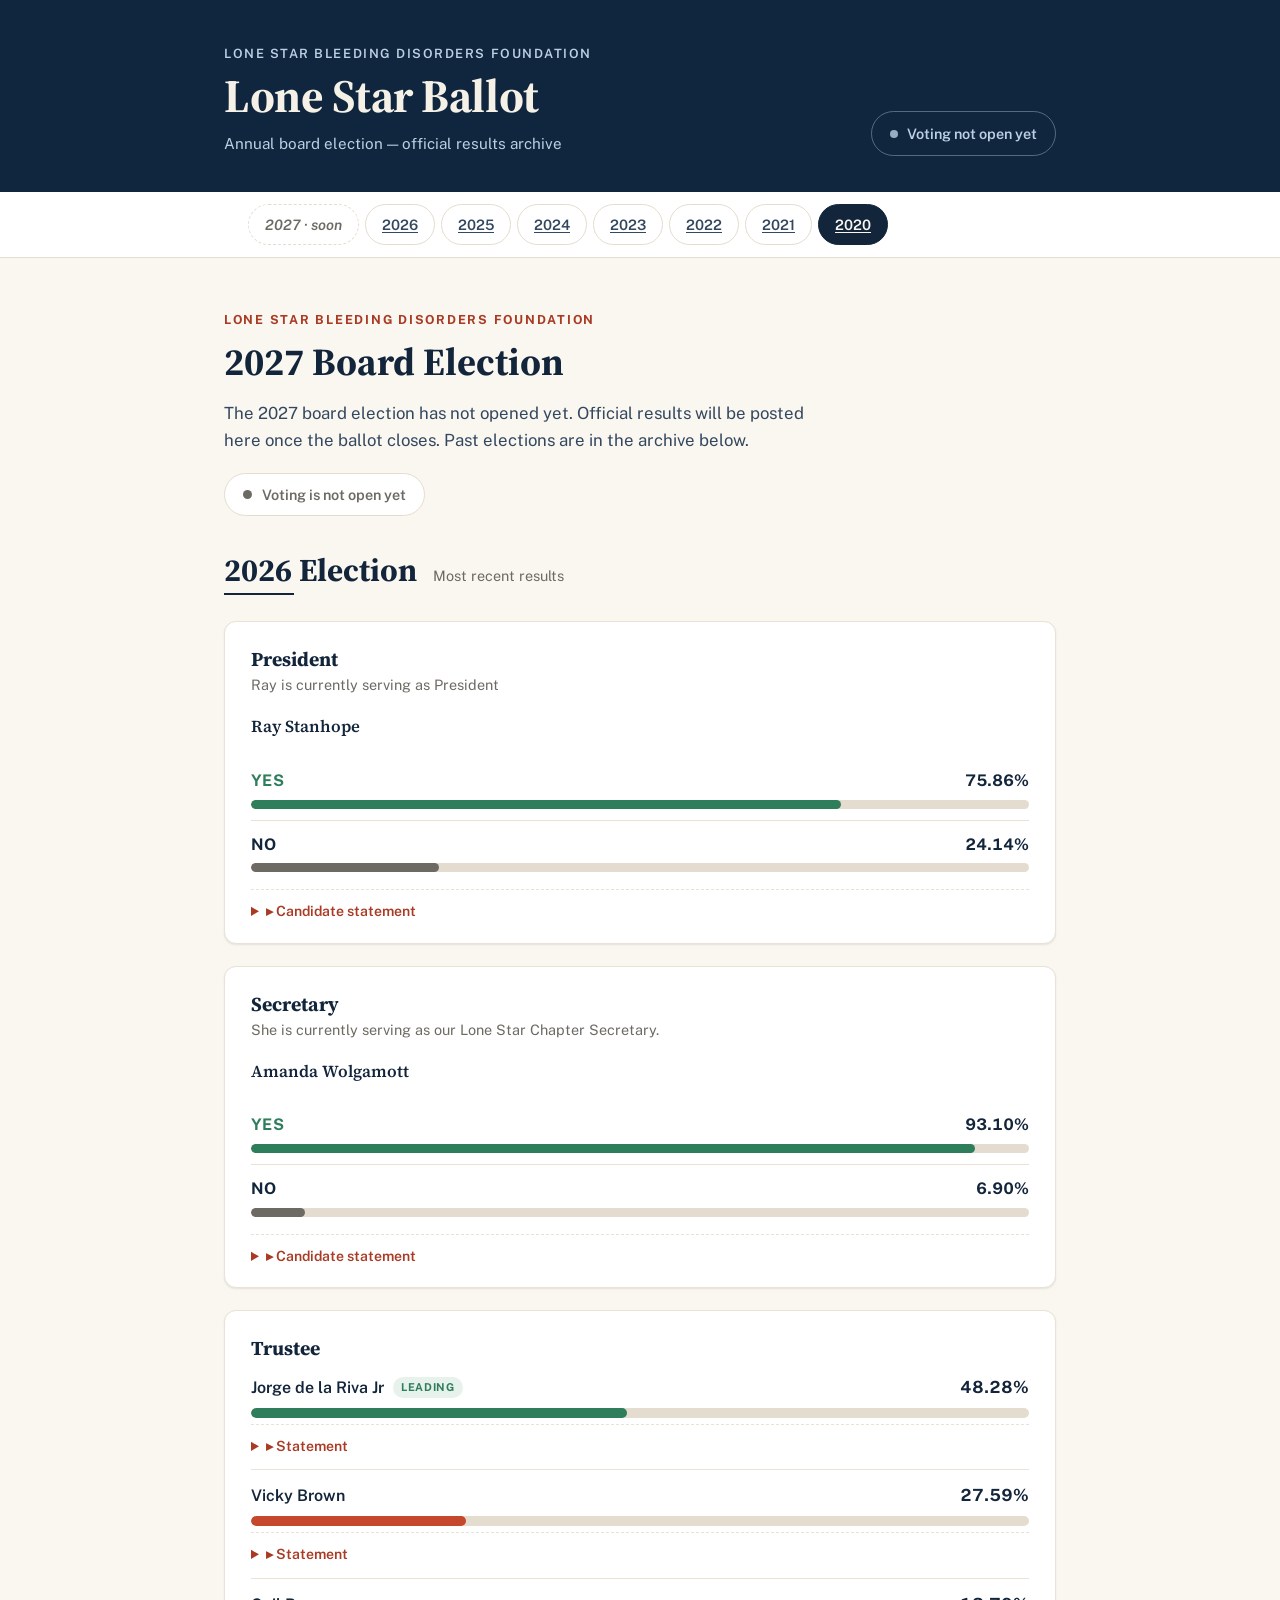
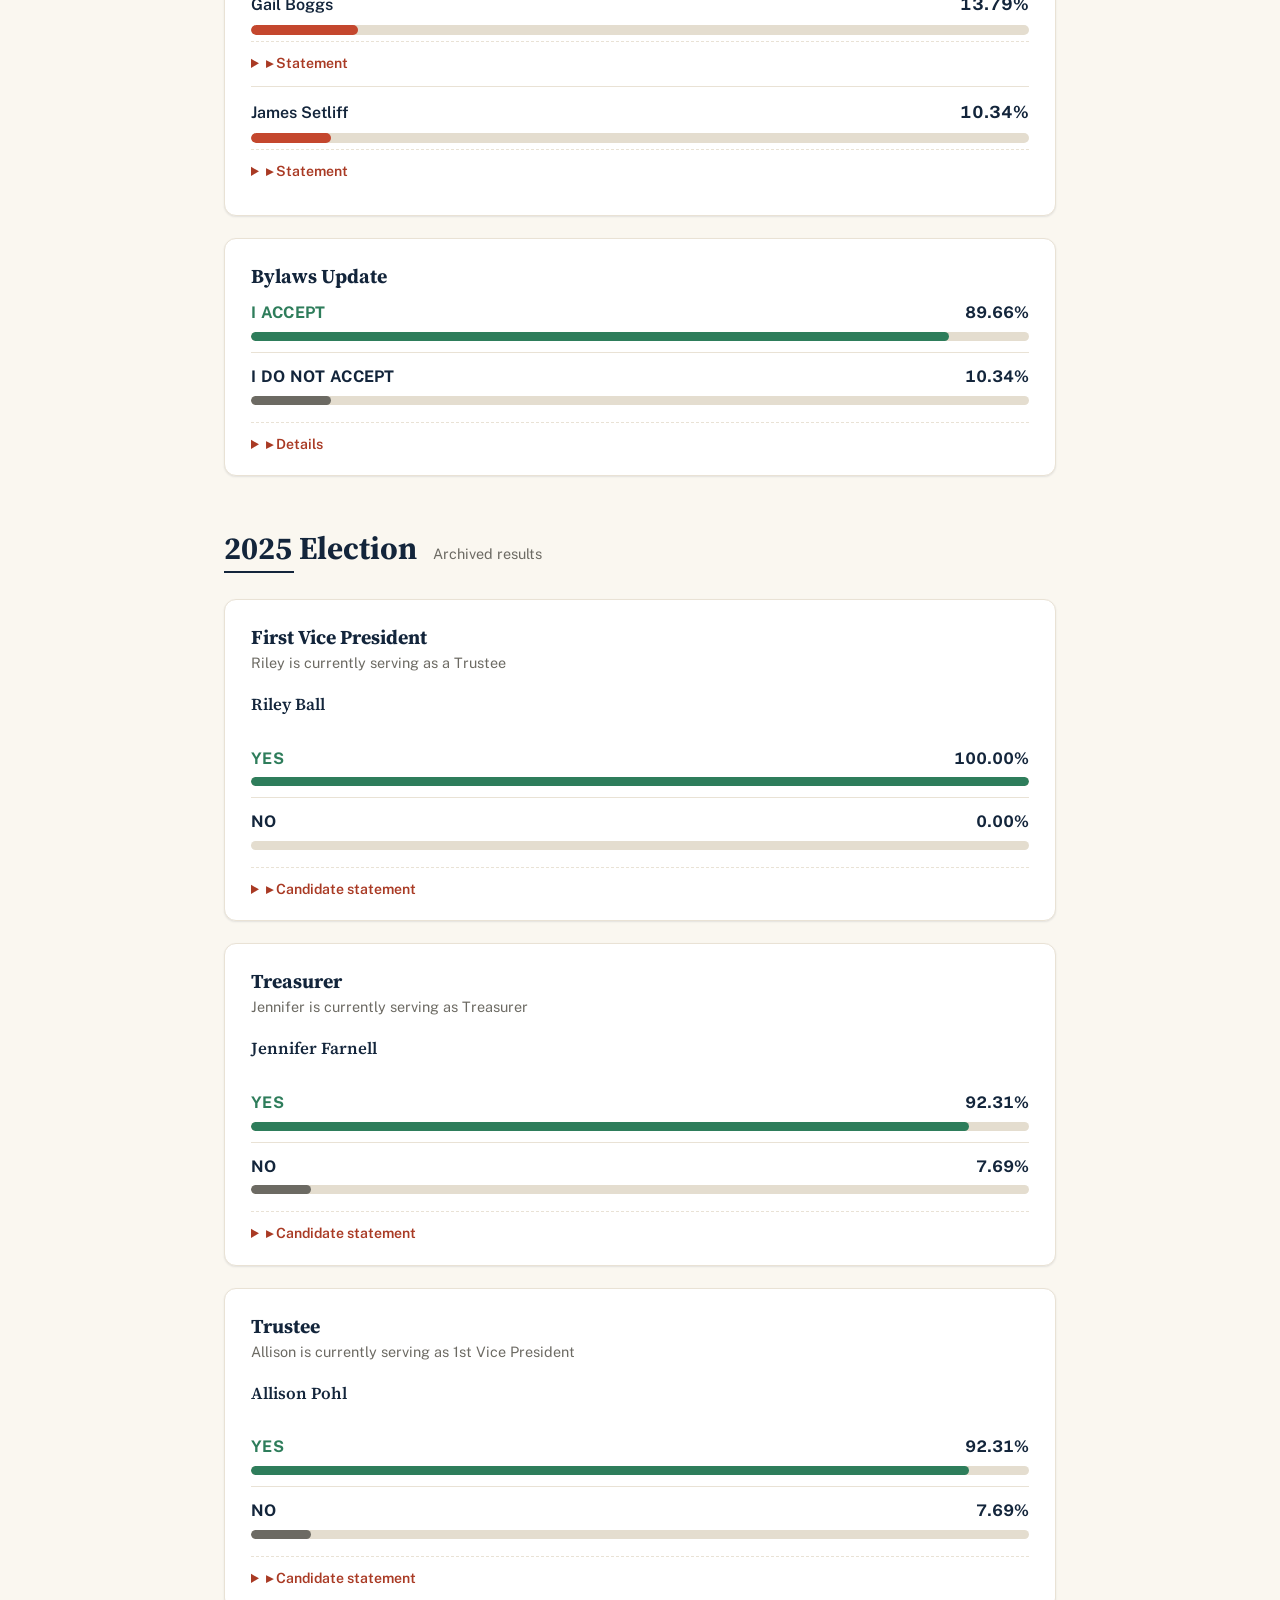
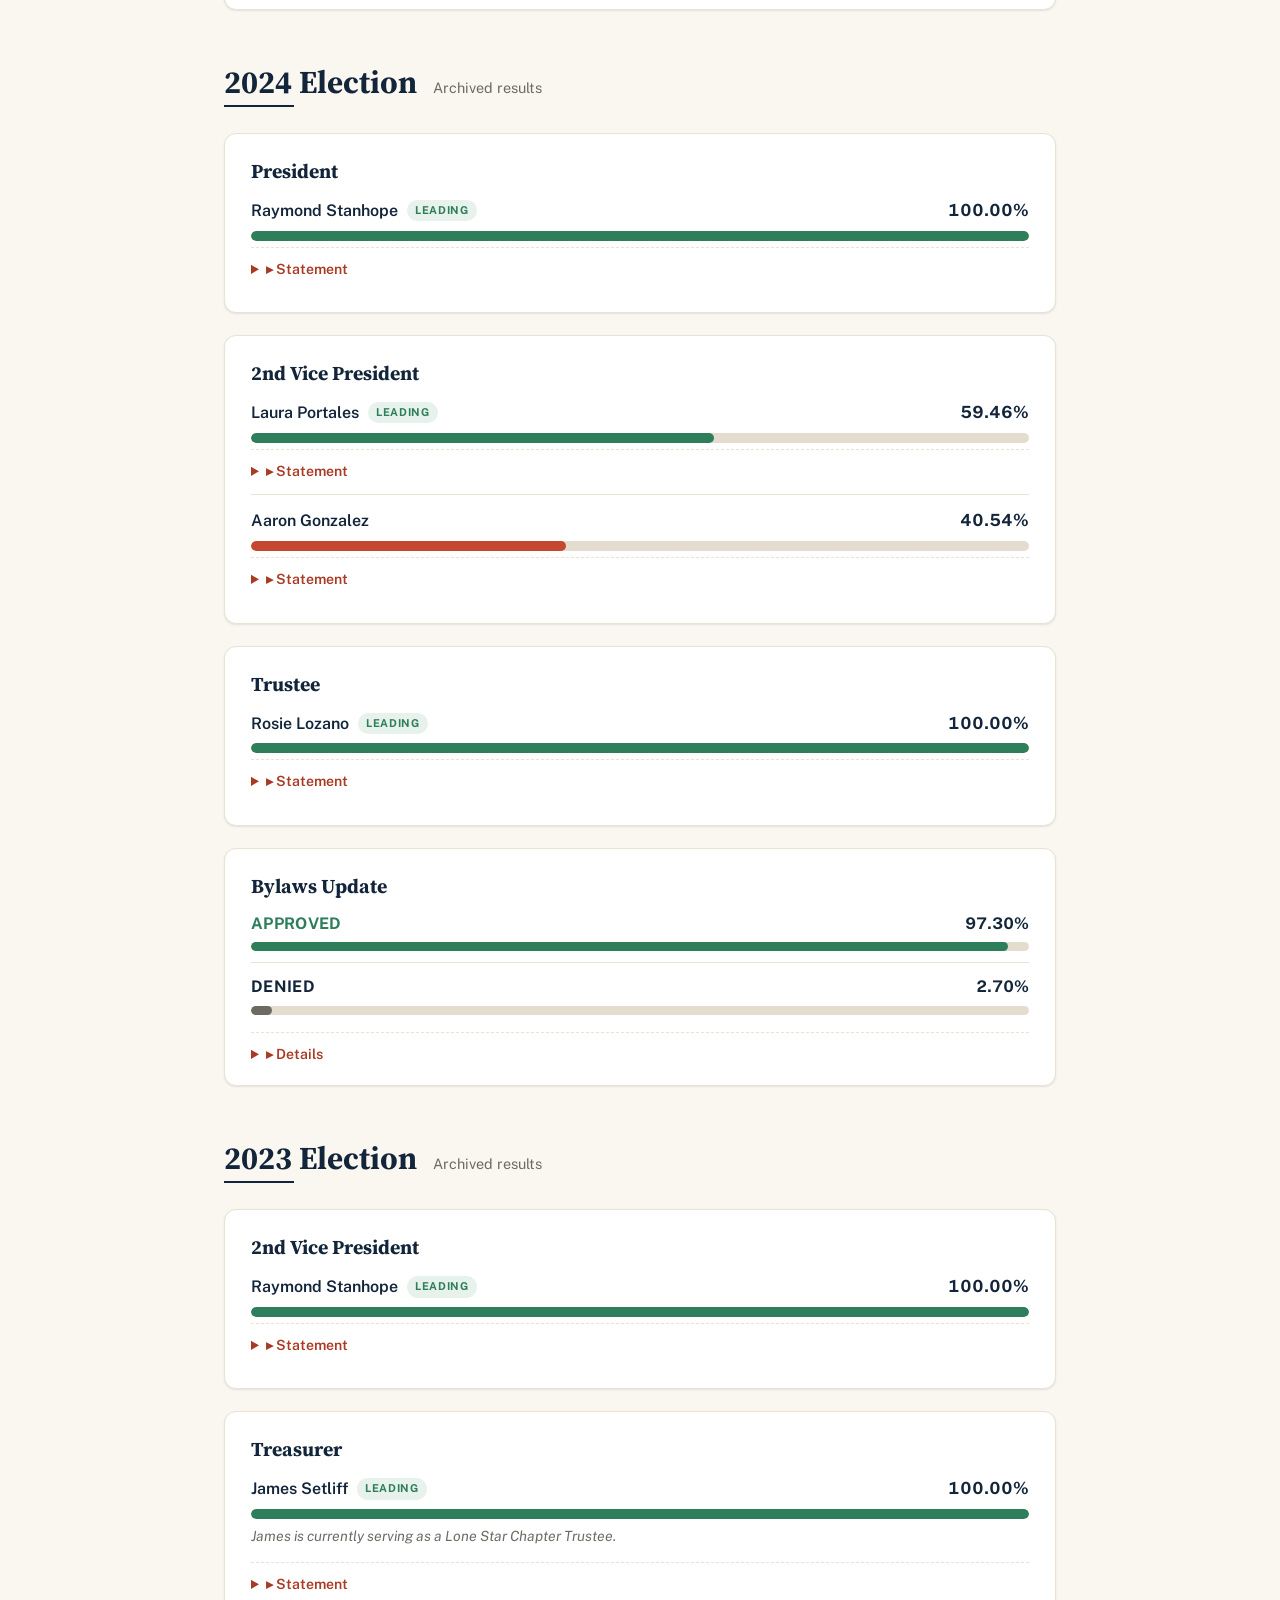
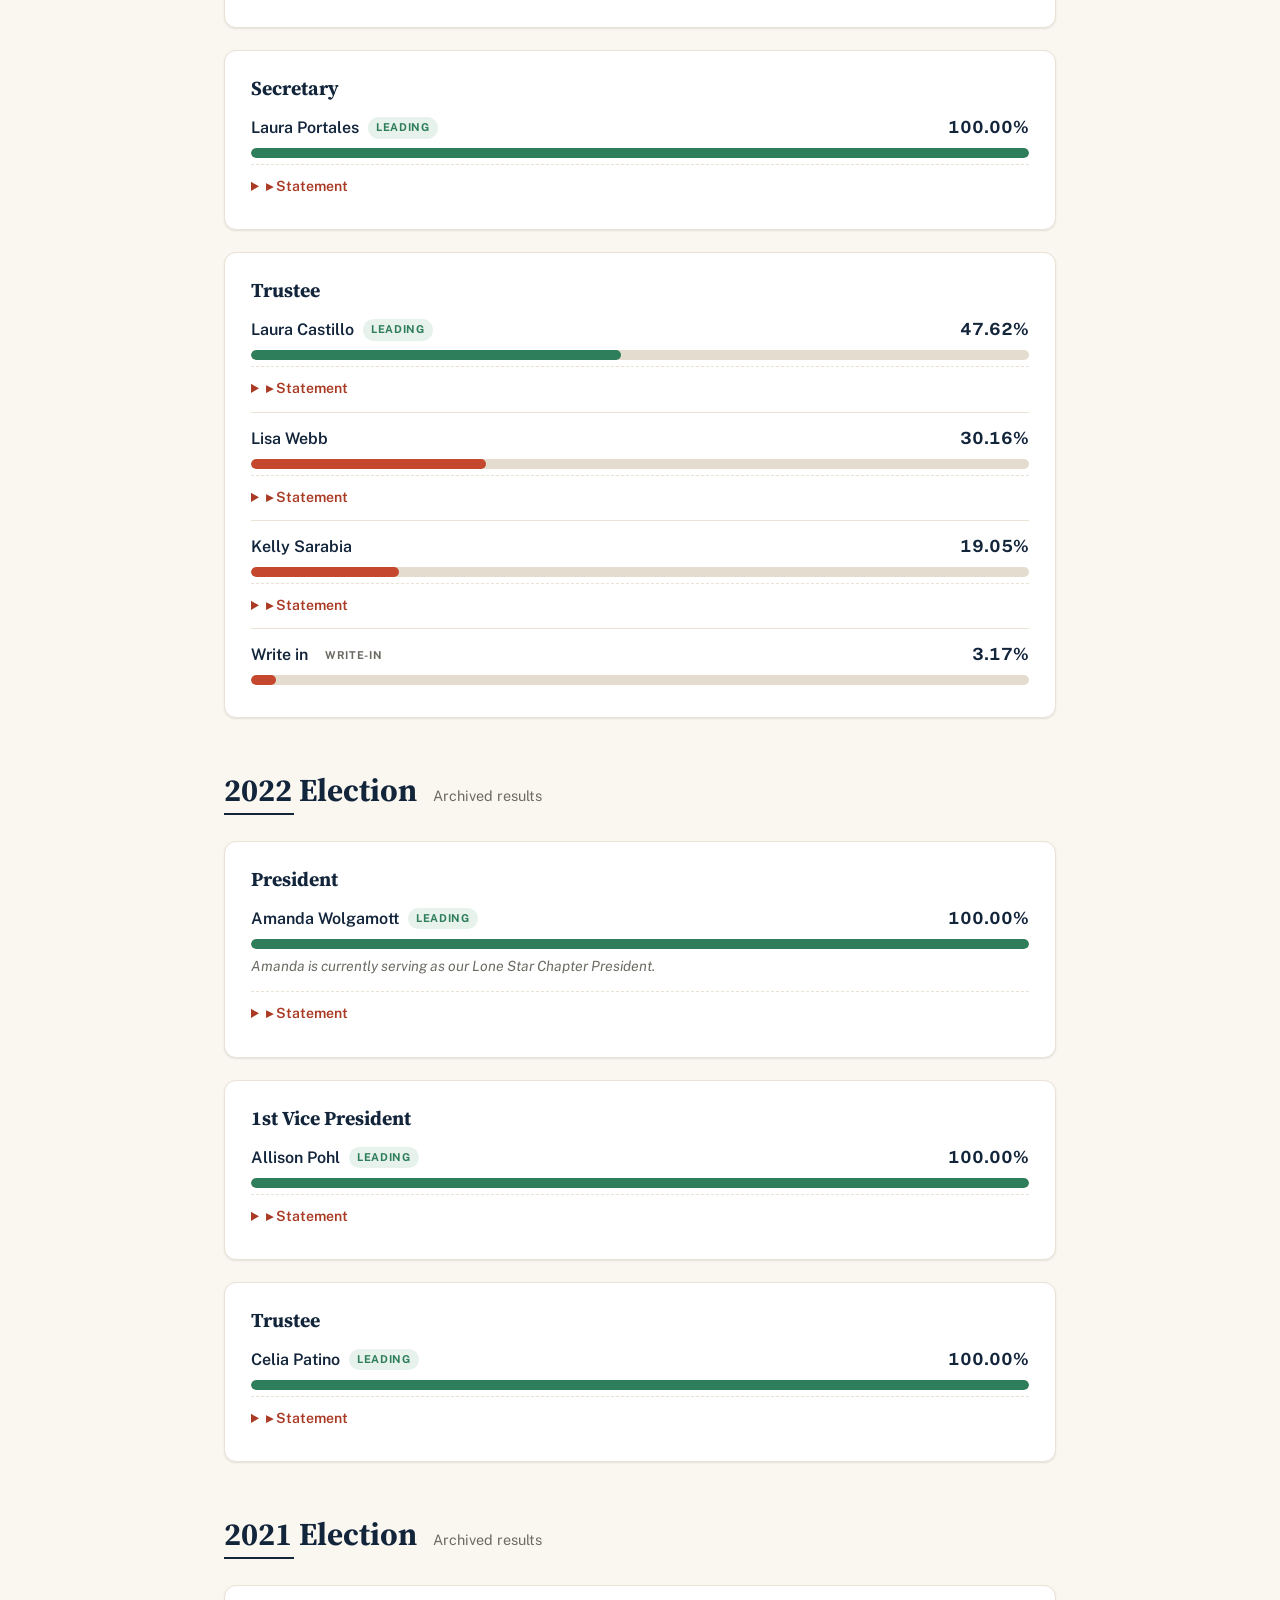
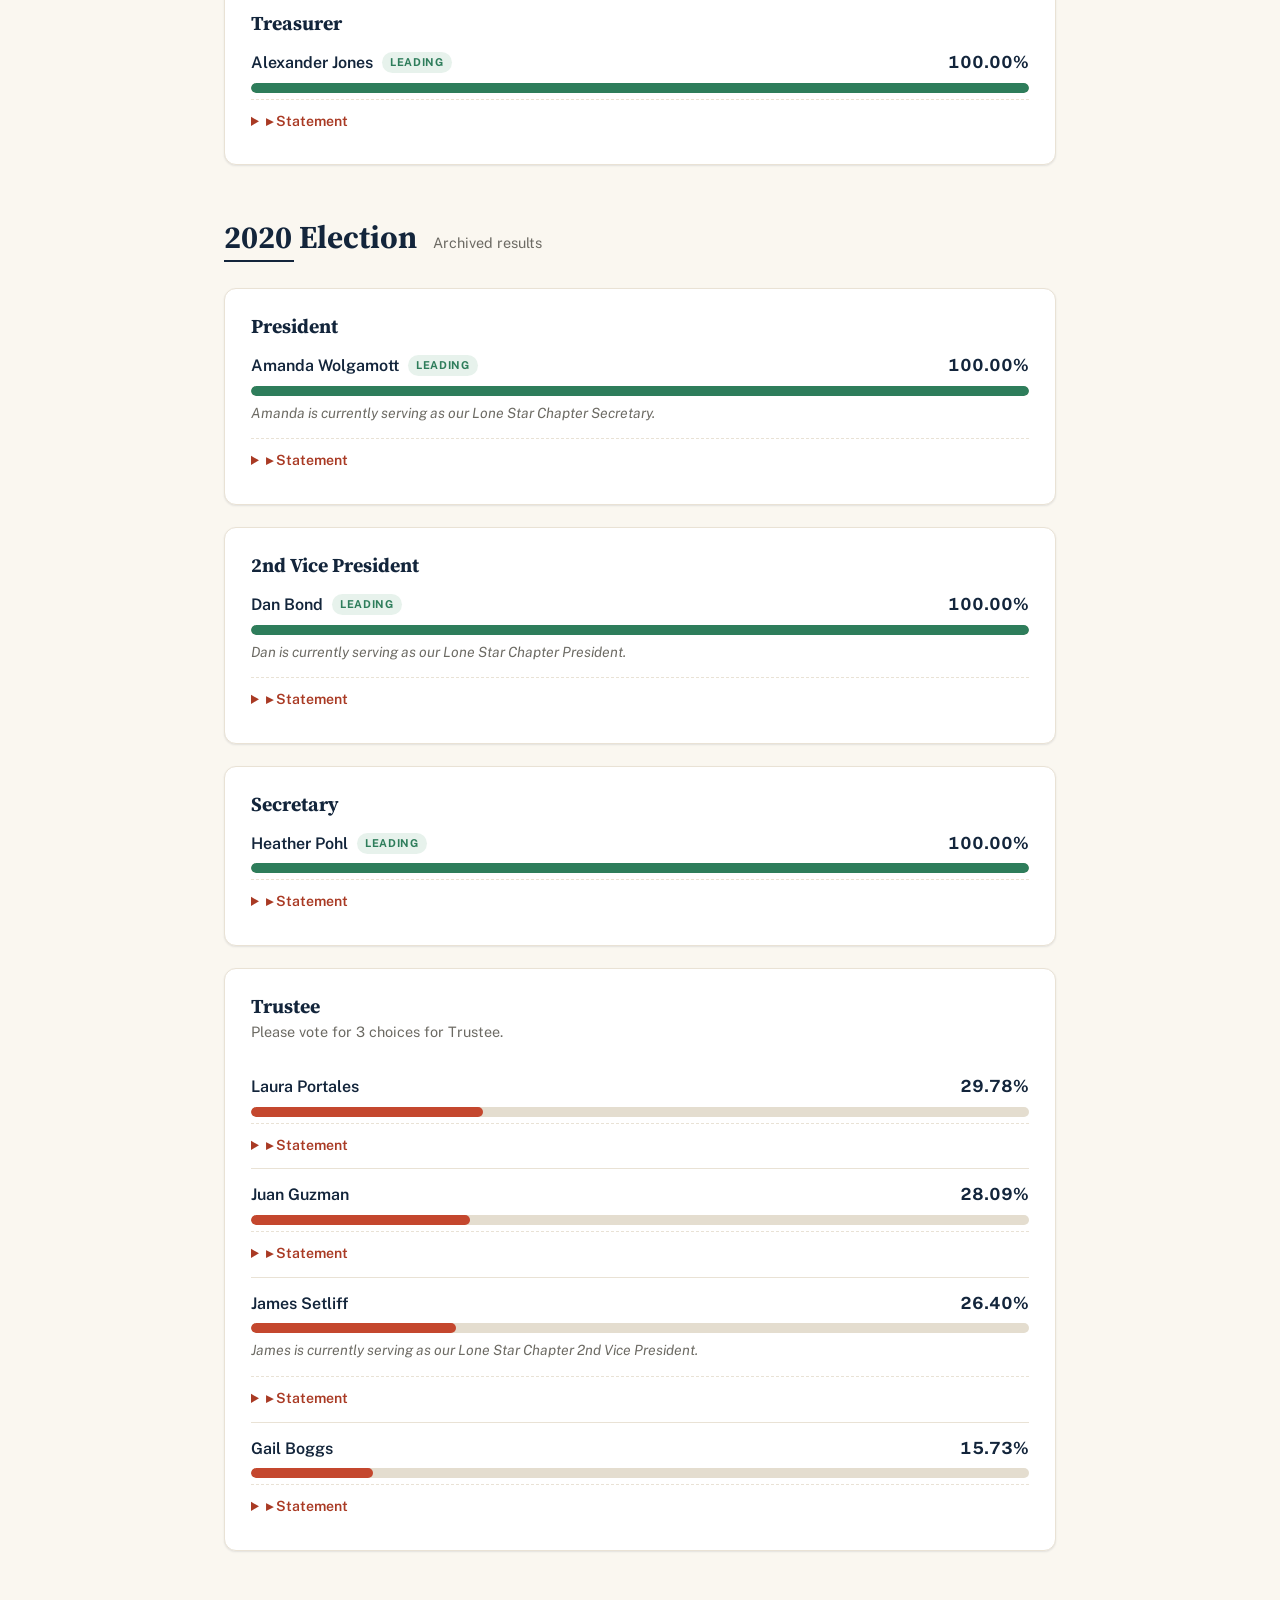
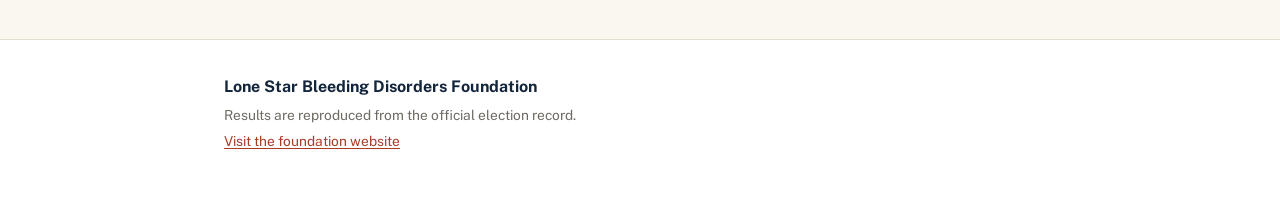
<file: index.html>
<!doctype html>
<html lang="en">
<head>
  <meta charset="utf-8">
  <meta name="viewport" content="width=device-width, initial-scale=1">
  <title>Lone Star Ballot</title>
  <meta name="description" content="Board election results for the Lone Star Bleeding Disorders Foundation — current and past years.">
  <link rel="preconnect" href="https://fonts.googleapis.com">
  <link rel="preconnect" href="https://fonts.gstatic.com" crossorigin>
  <link href="https://fonts.googleapis.com/css2?family=Source+Serif+4:opsz,wght@8..60,500;8..60,600;8..60,700&family=Public+Sans:wght@400;500;600;700&display=swap" rel="stylesheet">
  <link rel="icon" href="data:image/svg+xml,<svg xmlns='http://www.w3.org/2000/svg' viewBox='0 0 100 100'><text y='.9em' font-size='90'>🗳️</text></svg>">
  <link rel="stylesheet" href="style.css?v=20271023">
  <script src="config.js?v=20271023" defer></script>
  <script src="data.js?v=20271023" defer></script>
  <script src="app.js?v=20271023" defer></script>
</head>
<body>
  <a class="skip" href="#main">Skip to content</a>

  <header class="masthead">
    <div class="shell">
      <div class="masthead__row">
        <div class="brand">
          <p class="brand__org" id="org-name">Lone Star Bleeding Disorders Foundation</p>
          <h1 class="brand__title">Lone Star Ballot</h1>
          <p class="brand__tagline" id="tagline">Annual board election — official results archive</p>
        </div>
        <div class="masthead__vote" id="vote-cta-top"></div>
      </div>
    </div>
  </header>

  <nav class="yearnav" aria-label="Election years">
    <div class="shell">
      <div class="yearnav__list" id="year-tabs"></div>
    </div>
  </nav>

  <main id="main">
    <div class="shell">
      <section class="hero" id="hero" aria-labelledby="hero-title"></section>
    </div>

    <div class="shell" id="year-view"></div>
  </main>

  <footer class="footer">
    <div class="shell">
      <p class="footer__org" id="footer-org">Lone Star Bleeding Disorders Foundation</p>
      <p class="footer__legal" id="footer-legal"></p>
      <p class="footer__orglink" id="footer-orglink"></p>
    </div>
  </footer>
</body>
</html>
</file>
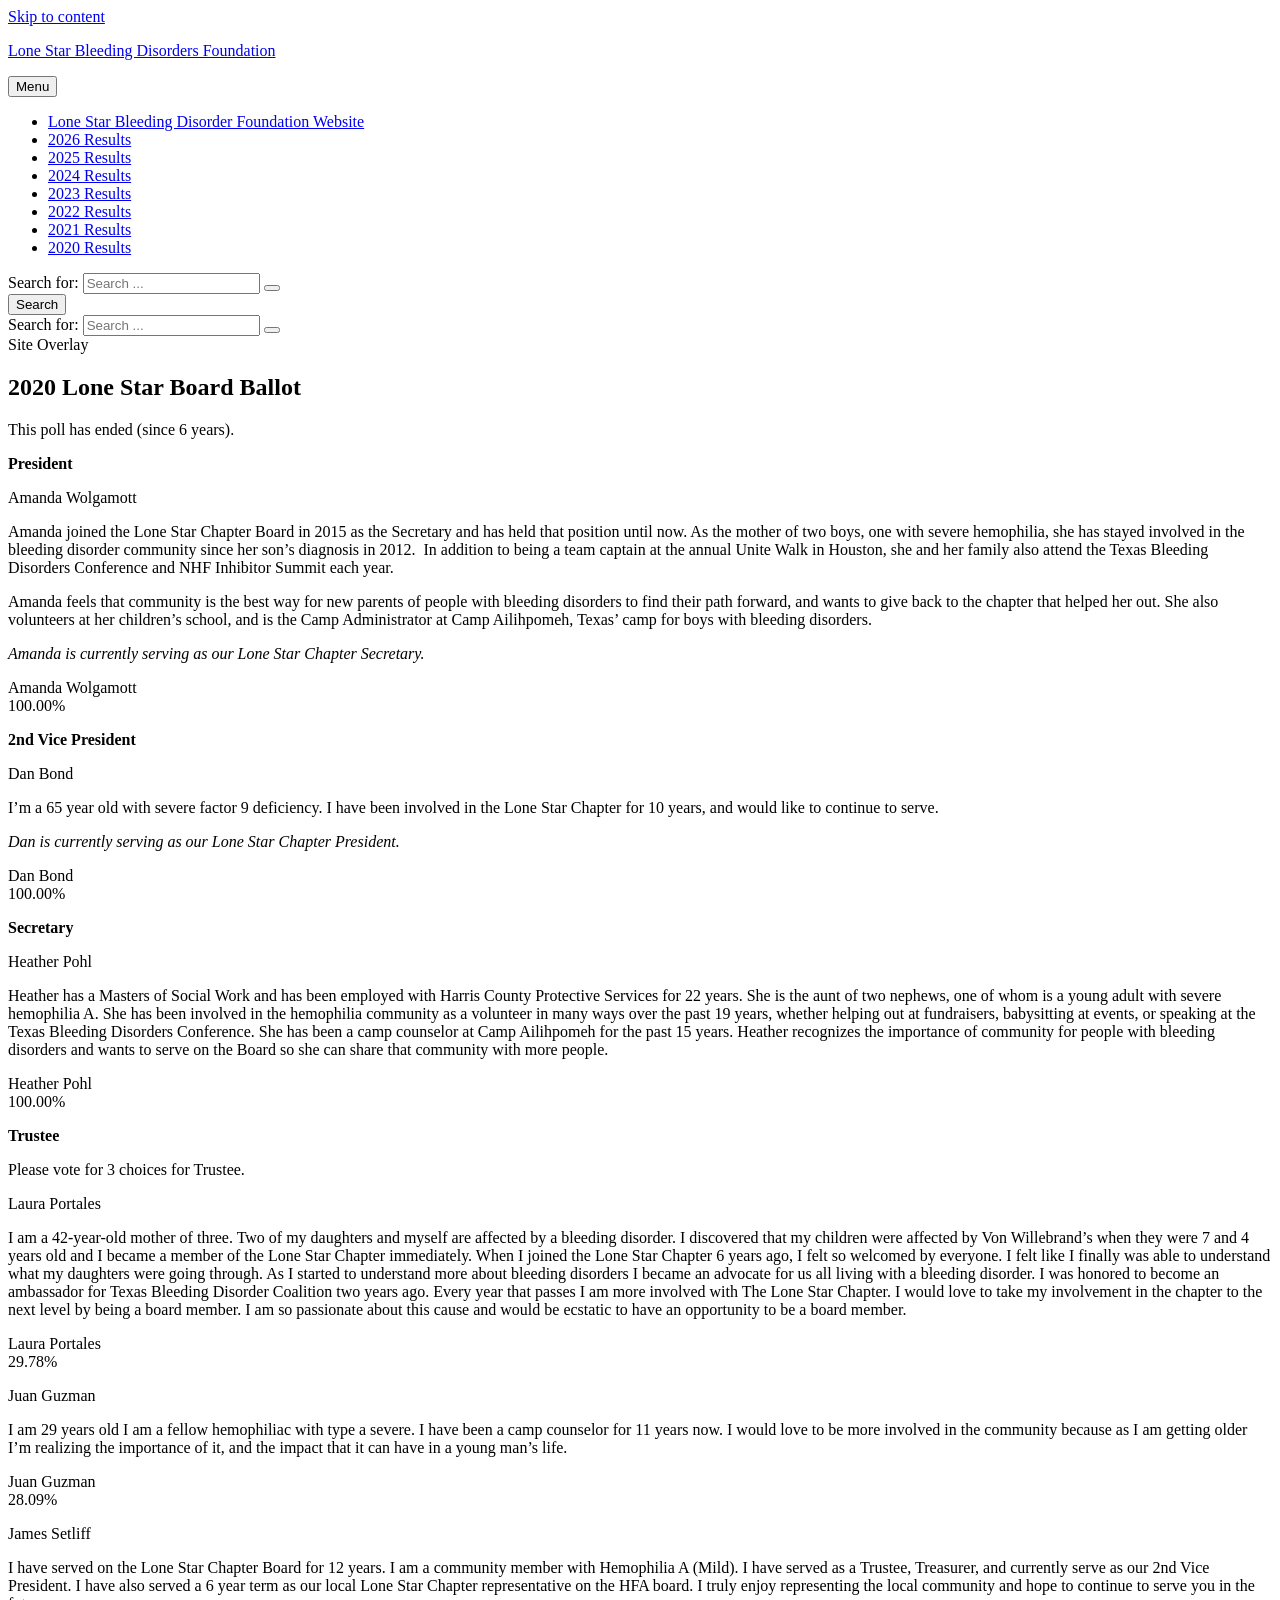
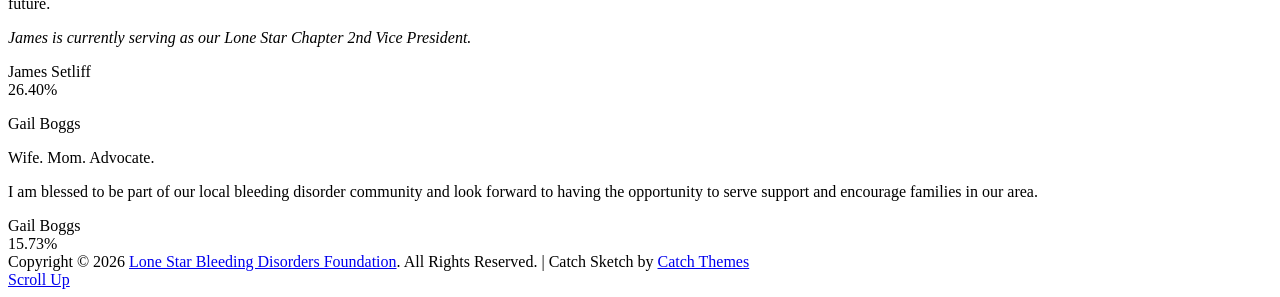
<file: raw/2020.html>
<!DOCTYPE html>
<html lang="en-US">
<head>
	<meta charset="UTF-8">
	<meta name="viewport" content="width=device-width, initial-scale=1">
	<link rel="profile" href="http://gmpg.org/xfn/11">

	<meta property="og:image" content="https://www.lonestarballot.org/wp-content/plugins/totalpoll/assets/dist/images/poll/no-preview.png" />
<title>2020 Lone Star Board Ballot &#8211; Lone Star Bleeding Disorders Foundation</title>
<meta name='robots' content='max-image-preview:large' />
	<style>img:is([sizes="auto" i], [sizes^="auto," i]) { contain-intrinsic-size: 3000px 1500px }</style>
	<link rel='dns-prefetch' href='//www.lonestarballot.org' />
<link rel='dns-prefetch' href='//fonts.googleapis.com' />
<link href='https://fonts.gstatic.com' crossorigin rel='preconnect' />
<link rel="alternate" type="application/rss+xml" title="Lone Star Bleeding Disorders Foundation &raquo; Feed" href="https://www.lonestarballot.org/feed/" />
<link rel="alternate" type="application/rss+xml" title="Lone Star Bleeding Disorders Foundation &raquo; Comments Feed" href="https://www.lonestarballot.org/comments/feed/" />
<script type="text/javascript">
/* <![CDATA[ */
window._wpemojiSettings = {"baseUrl":"https:\/\/s.w.org\/images\/core\/emoji\/16.0.1\/72x72\/","ext":".png","svgUrl":"https:\/\/s.w.org\/images\/core\/emoji\/16.0.1\/svg\/","svgExt":".svg","source":{"concatemoji":"https:\/\/www.lonestarballot.org\/wp-includes\/js\/wp-emoji-release.min.js?ver=6.8.11"}};
/*! This file is auto-generated */
!function(s,n){var o,i,e;function c(e){try{var t={supportTests:e,timestamp:(new Date).valueOf()};sessionStorage.setItem(o,JSON.stringify(t))}catch(e){}}function p(e,t,n){e.clearRect(0,0,e.canvas.width,e.canvas.height),e.fillText(t,0,0);var t=new Uint32Array(e.getImageData(0,0,e.canvas.width,e.canvas.height).data),a=(e.clearRect(0,0,e.canvas.width,e.canvas.height),e.fillText(n,0,0),new Uint32Array(e.getImageData(0,0,e.canvas.width,e.canvas.height).data));return t.every(function(e,t){return e===a[t]})}function u(e,t){e.clearRect(0,0,e.canvas.width,e.canvas.height),e.fillText(t,0,0);for(var n=e.getImageData(16,16,1,1),a=0;a<n.data.length;a++)if(0!==n.data[a])return!1;return!0}function f(e,t,n,a){switch(t){case"flag":return n(e,"\ud83c\udff3\ufe0f\u200d\u26a7\ufe0f","\ud83c\udff3\ufe0f\u200b\u26a7\ufe0f")?!1:!n(e,"\ud83c\udde8\ud83c\uddf6","\ud83c\udde8\u200b\ud83c\uddf6")&&!n(e,"\ud83c\udff4\udb40\udc67\udb40\udc62\udb40\udc65\udb40\udc6e\udb40\udc67\udb40\udc7f","\ud83c\udff4\u200b\udb40\udc67\u200b\udb40\udc62\u200b\udb40\udc65\u200b\udb40\udc6e\u200b\udb40\udc67\u200b\udb40\udc7f");case"emoji":return!a(e,"\ud83e\udedf")}return!1}function g(e,t,n,a){var r="undefined"!=typeof WorkerGlobalScope&&self instanceof WorkerGlobalScope?new OffscreenCanvas(300,150):s.createElement("canvas"),o=r.getContext("2d",{willReadFrequently:!0}),i=(o.textBaseline="top",o.font="600 32px Arial",{});return e.forEach(function(e){i[e]=t(o,e,n,a)}),i}function t(e){var t=s.createElement("script");t.src=e,t.defer=!0,s.head.appendChild(t)}"undefined"!=typeof Promise&&(o="wpEmojiSettingsSupports",i=["flag","emoji"],n.supports={everything:!0,everythingExceptFlag:!0},e=new Promise(function(e){s.addEventListener("DOMContentLoaded",e,{once:!0})}),new Promise(function(t){var n=function(){try{var e=JSON.parse(sessionStorage.getItem(o));if("object"==typeof e&&"number"==typeof e.timestamp&&(new Date).valueOf()<e.timestamp+604800&&"object"==typeof e.supportTests)return e.supportTests}catch(e){}return null}();if(!n){if("undefined"!=typeof Worker&&"undefined"!=typeof OffscreenCanvas&&"undefined"!=typeof URL&&URL.createObjectURL&&"undefined"!=typeof Blob)try{var e="postMessage("+g.toString()+"("+[JSON.stringify(i),f.toString(),p.toString(),u.toString()].join(",")+"));",a=new Blob([e],{type:"text/javascript"}),r=new Worker(URL.createObjectURL(a),{name:"wpTestEmojiSupports"});return void(r.onmessage=function(e){c(n=e.data),r.terminate(),t(n)})}catch(e){}c(n=g(i,f,p,u))}t(n)}).then(function(e){for(var t in e)n.supports[t]=e[t],n.supports.everything=n.supports.everything&&n.supports[t],"flag"!==t&&(n.supports.everythingExceptFlag=n.supports.everythingExceptFlag&&n.supports[t]);n.supports.everythingExceptFlag=n.supports.everythingExceptFlag&&!n.supports.flag,n.DOMReady=!1,n.readyCallback=function(){n.DOMReady=!0}}).then(function(){return e}).then(function(){var e;n.supports.everything||(n.readyCallback(),(e=n.source||{}).concatemoji?t(e.concatemoji):e.wpemoji&&e.twemoji&&(t(e.twemoji),t(e.wpemoji)))}))}((window,document),window._wpemojiSettings);
/* ]]> */
</script>
<style id='wp-emoji-styles-inline-css' type='text/css'>

	img.wp-smiley, img.emoji {
		display: inline !important;
		border: none !important;
		box-shadow: none !important;
		height: 1em !important;
		width: 1em !important;
		margin: 0 0.07em !important;
		vertical-align: -0.1em !important;
		background: none !important;
		padding: 0 !important;
	}
</style>
<link rel='stylesheet' id='wp-block-library-css' href='https://www.lonestarballot.org/wp-includes/css/dist/block-library/style.min.css?ver=6.8.11' type='text/css' media='all' />
<style id='classic-theme-styles-inline-css' type='text/css'>
/*! This file is auto-generated */
.wp-block-button__link{color:#fff;background-color:#32373c;border-radius:9999px;box-shadow:none;text-decoration:none;padding:calc(.667em + 2px) calc(1.333em + 2px);font-size:1.125em}.wp-block-file__button{background:#32373c;color:#fff;text-decoration:none}
</style>
<style id='global-styles-inline-css' type='text/css'>
:root{--wp--preset--aspect-ratio--square: 1;--wp--preset--aspect-ratio--4-3: 4/3;--wp--preset--aspect-ratio--3-4: 3/4;--wp--preset--aspect-ratio--3-2: 3/2;--wp--preset--aspect-ratio--2-3: 2/3;--wp--preset--aspect-ratio--16-9: 16/9;--wp--preset--aspect-ratio--9-16: 9/16;--wp--preset--color--black: #000000;--wp--preset--color--cyan-bluish-gray: #abb8c3;--wp--preset--color--white: #ffffff;--wp--preset--color--pale-pink: #f78da7;--wp--preset--color--vivid-red: #cf2e2e;--wp--preset--color--luminous-vivid-orange: #ff6900;--wp--preset--color--luminous-vivid-amber: #fcb900;--wp--preset--color--light-green-cyan: #7bdcb5;--wp--preset--color--vivid-green-cyan: #00d084;--wp--preset--color--pale-cyan-blue: #8ed1fc;--wp--preset--color--vivid-cyan-blue: #0693e3;--wp--preset--color--vivid-purple: #9b51e0;--wp--preset--color--medium-black: #333333;--wp--preset--color--gray: #999999;--wp--preset--color--light-gray: #f6f6f6;--wp--preset--color--yellow: #e87785;--wp--preset--gradient--vivid-cyan-blue-to-vivid-purple: linear-gradient(135deg,rgba(6,147,227,1) 0%,rgb(155,81,224) 100%);--wp--preset--gradient--light-green-cyan-to-vivid-green-cyan: linear-gradient(135deg,rgb(122,220,180) 0%,rgb(0,208,130) 100%);--wp--preset--gradient--luminous-vivid-amber-to-luminous-vivid-orange: linear-gradient(135deg,rgba(252,185,0,1) 0%,rgba(255,105,0,1) 100%);--wp--preset--gradient--luminous-vivid-orange-to-vivid-red: linear-gradient(135deg,rgba(255,105,0,1) 0%,rgb(207,46,46) 100%);--wp--preset--gradient--very-light-gray-to-cyan-bluish-gray: linear-gradient(135deg,rgb(238,238,238) 0%,rgb(169,184,195) 100%);--wp--preset--gradient--cool-to-warm-spectrum: linear-gradient(135deg,rgb(74,234,220) 0%,rgb(151,120,209) 20%,rgb(207,42,186) 40%,rgb(238,44,130) 60%,rgb(251,105,98) 80%,rgb(254,248,76) 100%);--wp--preset--gradient--blush-light-purple: linear-gradient(135deg,rgb(255,206,236) 0%,rgb(152,150,240) 100%);--wp--preset--gradient--blush-bordeaux: linear-gradient(135deg,rgb(254,205,165) 0%,rgb(254,45,45) 50%,rgb(107,0,62) 100%);--wp--preset--gradient--luminous-dusk: linear-gradient(135deg,rgb(255,203,112) 0%,rgb(199,81,192) 50%,rgb(65,88,208) 100%);--wp--preset--gradient--pale-ocean: linear-gradient(135deg,rgb(255,245,203) 0%,rgb(182,227,212) 50%,rgb(51,167,181) 100%);--wp--preset--gradient--electric-grass: linear-gradient(135deg,rgb(202,248,128) 0%,rgb(113,206,126) 100%);--wp--preset--gradient--midnight: linear-gradient(135deg,rgb(2,3,129) 0%,rgb(40,116,252) 100%);--wp--preset--font-size--small: 14px;--wp--preset--font-size--medium: 20px;--wp--preset--font-size--large: 42px;--wp--preset--font-size--x-large: 42px;--wp--preset--font-size--normal: 16px;--wp--preset--font-size--huge: 56px;--wp--preset--spacing--20: 0.44rem;--wp--preset--spacing--30: 0.67rem;--wp--preset--spacing--40: 1rem;--wp--preset--spacing--50: 1.5rem;--wp--preset--spacing--60: 2.25rem;--wp--preset--spacing--70: 3.38rem;--wp--preset--spacing--80: 5.06rem;--wp--preset--shadow--natural: 6px 6px 9px rgba(0, 0, 0, 0.2);--wp--preset--shadow--deep: 12px 12px 50px rgba(0, 0, 0, 0.4);--wp--preset--shadow--sharp: 6px 6px 0px rgba(0, 0, 0, 0.2);--wp--preset--shadow--outlined: 6px 6px 0px -3px rgba(255, 255, 255, 1), 6px 6px rgba(0, 0, 0, 1);--wp--preset--shadow--crisp: 6px 6px 0px rgba(0, 0, 0, 1);}:where(.is-layout-flex){gap: 0.5em;}:where(.is-layout-grid){gap: 0.5em;}body .is-layout-flex{display: flex;}.is-layout-flex{flex-wrap: wrap;align-items: center;}.is-layout-flex > :is(*, div){margin: 0;}body .is-layout-grid{display: grid;}.is-layout-grid > :is(*, div){margin: 0;}:where(.wp-block-columns.is-layout-flex){gap: 2em;}:where(.wp-block-columns.is-layout-grid){gap: 2em;}:where(.wp-block-post-template.is-layout-flex){gap: 1.25em;}:where(.wp-block-post-template.is-layout-grid){gap: 1.25em;}.has-black-color{color: var(--wp--preset--color--black) !important;}.has-cyan-bluish-gray-color{color: var(--wp--preset--color--cyan-bluish-gray) !important;}.has-white-color{color: var(--wp--preset--color--white) !important;}.has-pale-pink-color{color: var(--wp--preset--color--pale-pink) !important;}.has-vivid-red-color{color: var(--wp--preset--color--vivid-red) !important;}.has-luminous-vivid-orange-color{color: var(--wp--preset--color--luminous-vivid-orange) !important;}.has-luminous-vivid-amber-color{color: var(--wp--preset--color--luminous-vivid-amber) !important;}.has-light-green-cyan-color{color: var(--wp--preset--color--light-green-cyan) !important;}.has-vivid-green-cyan-color{color: var(--wp--preset--color--vivid-green-cyan) !important;}.has-pale-cyan-blue-color{color: var(--wp--preset--color--pale-cyan-blue) !important;}.has-vivid-cyan-blue-color{color: var(--wp--preset--color--vivid-cyan-blue) !important;}.has-vivid-purple-color{color: var(--wp--preset--color--vivid-purple) !important;}.has-black-background-color{background-color: var(--wp--preset--color--black) !important;}.has-cyan-bluish-gray-background-color{background-color: var(--wp--preset--color--cyan-bluish-gray) !important;}.has-white-background-color{background-color: var(--wp--preset--color--white) !important;}.has-pale-pink-background-color{background-color: var(--wp--preset--color--pale-pink) !important;}.has-vivid-red-background-color{background-color: var(--wp--preset--color--vivid-red) !important;}.has-luminous-vivid-orange-background-color{background-color: var(--wp--preset--color--luminous-vivid-orange) !important;}.has-luminous-vivid-amber-background-color{background-color: var(--wp--preset--color--luminous-vivid-amber) !important;}.has-light-green-cyan-background-color{background-color: var(--wp--preset--color--light-green-cyan) !important;}.has-vivid-green-cyan-background-color{background-color: var(--wp--preset--color--vivid-green-cyan) !important;}.has-pale-cyan-blue-background-color{background-color: var(--wp--preset--color--pale-cyan-blue) !important;}.has-vivid-cyan-blue-background-color{background-color: var(--wp--preset--color--vivid-cyan-blue) !important;}.has-vivid-purple-background-color{background-color: var(--wp--preset--color--vivid-purple) !important;}.has-black-border-color{border-color: var(--wp--preset--color--black) !important;}.has-cyan-bluish-gray-border-color{border-color: var(--wp--preset--color--cyan-bluish-gray) !important;}.has-white-border-color{border-color: var(--wp--preset--color--white) !important;}.has-pale-pink-border-color{border-color: var(--wp--preset--color--pale-pink) !important;}.has-vivid-red-border-color{border-color: var(--wp--preset--color--vivid-red) !important;}.has-luminous-vivid-orange-border-color{border-color: var(--wp--preset--color--luminous-vivid-orange) !important;}.has-luminous-vivid-amber-border-color{border-color: var(--wp--preset--color--luminous-vivid-amber) !important;}.has-light-green-cyan-border-color{border-color: var(--wp--preset--color--light-green-cyan) !important;}.has-vivid-green-cyan-border-color{border-color: var(--wp--preset--color--vivid-green-cyan) !important;}.has-pale-cyan-blue-border-color{border-color: var(--wp--preset--color--pale-cyan-blue) !important;}.has-vivid-cyan-blue-border-color{border-color: var(--wp--preset--color--vivid-cyan-blue) !important;}.has-vivid-purple-border-color{border-color: var(--wp--preset--color--vivid-purple) !important;}.has-vivid-cyan-blue-to-vivid-purple-gradient-background{background: var(--wp--preset--gradient--vivid-cyan-blue-to-vivid-purple) !important;}.has-light-green-cyan-to-vivid-green-cyan-gradient-background{background: var(--wp--preset--gradient--light-green-cyan-to-vivid-green-cyan) !important;}.has-luminous-vivid-amber-to-luminous-vivid-orange-gradient-background{background: var(--wp--preset--gradient--luminous-vivid-amber-to-luminous-vivid-orange) !important;}.has-luminous-vivid-orange-to-vivid-red-gradient-background{background: var(--wp--preset--gradient--luminous-vivid-orange-to-vivid-red) !important;}.has-very-light-gray-to-cyan-bluish-gray-gradient-background{background: var(--wp--preset--gradient--very-light-gray-to-cyan-bluish-gray) !important;}.has-cool-to-warm-spectrum-gradient-background{background: var(--wp--preset--gradient--cool-to-warm-spectrum) !important;}.has-blush-light-purple-gradient-background{background: var(--wp--preset--gradient--blush-light-purple) !important;}.has-blush-bordeaux-gradient-background{background: var(--wp--preset--gradient--blush-bordeaux) !important;}.has-luminous-dusk-gradient-background{background: var(--wp--preset--gradient--luminous-dusk) !important;}.has-pale-ocean-gradient-background{background: var(--wp--preset--gradient--pale-ocean) !important;}.has-electric-grass-gradient-background{background: var(--wp--preset--gradient--electric-grass) !important;}.has-midnight-gradient-background{background: var(--wp--preset--gradient--midnight) !important;}.has-small-font-size{font-size: var(--wp--preset--font-size--small) !important;}.has-medium-font-size{font-size: var(--wp--preset--font-size--medium) !important;}.has-large-font-size{font-size: var(--wp--preset--font-size--large) !important;}.has-x-large-font-size{font-size: var(--wp--preset--font-size--x-large) !important;}
:where(.wp-block-post-template.is-layout-flex){gap: 1.25em;}:where(.wp-block-post-template.is-layout-grid){gap: 1.25em;}
:where(.wp-block-columns.is-layout-flex){gap: 2em;}:where(.wp-block-columns.is-layout-grid){gap: 2em;}
:root :where(.wp-block-pullquote){font-size: 1.5em;line-height: 1.6;}
</style>
<link rel='stylesheet' id='catch-sketch-fonts-css' href='https://fonts.googleapis.com/css?family=Rubik%3A300%2C400%2C500%2C700%2C900%7CRoboto%3A300%2C400%2C500%2C700%2C900%7CEB+Garamond%3A300%2C400%2C500%2C700%2C900&#038;subset=latin%2Clatin-ext' type='text/css' media='all' />
<link rel='stylesheet' id='font-awesome-css' href='https://www.lonestarballot.org/wp-content/themes/catch-sketch/assets/css/font-awesome/css/font-awesome.css?ver=4.7.0' type='text/css' media='all' />
<link rel='stylesheet' id='catch-sketch-style-css' href='https://www.lonestarballot.org/wp-content/themes/catch-sketch/style.css?ver=20211121-144952' type='text/css' media='all' />
<style id='catch-sketch-style-inline-css' type='text/css'>
.testimonials-content-wrapper {
			background-image: url("https://www.lonestarballot.org/wp-content/themes/catch-sketch/assets/images/testimonial-bg.png");
			background-attachment: scroll;
			background-repeat: no-repeat;
			background-size: cover;
			background-position: center center;
		}
.custom-header:after { background-color: rgba(0, 0, 0, 0); } 
</style>
<link rel='stylesheet' id='catch-sketch-block-style-css' href='https://www.lonestarballot.org/wp-content/themes/catch-sketch/assets/css/blocks.css?ver=1.0' type='text/css' media='all' />
<script type="text/javascript" src="https://www.lonestarballot.org/wp-includes/js/jquery/jquery.min.js?ver=3.7.1" id="jquery-core-js"></script>
<script type="text/javascript" src="https://www.lonestarballot.org/wp-includes/js/jquery/jquery-migrate.min.js?ver=3.4.1" id="jquery-migrate-js"></script>
<link rel="https://api.w.org/" href="https://www.lonestarballot.org/wp-json/" /><link rel="EditURI" type="application/rsd+xml" title="RSD" href="https://www.lonestarballot.org/xmlrpc.php?rsd" />
<meta name="generator" content="WordPress 6.8.11" />
<link rel="canonical" href="https://www.lonestarballot.org/poll/2020-board/" />
<link rel='shortlink' href='https://www.lonestarballot.org/?p=6' />
<link rel="alternate" title="oEmbed (JSON)" type="application/json+oembed" href="https://www.lonestarballot.org/wp-json/oembed/1.0/embed?url=https%3A%2F%2Fwww.lonestarballot.org%2Fpoll%2F2020-board%2F" />
<link rel="alternate" title="oEmbed (XML)" type="text/xml+oembed" href="https://www.lonestarballot.org/wp-json/oembed/1.0/embed?url=https%3A%2F%2Fwww.lonestarballot.org%2Fpoll%2F2020-board%2F&#038;format=xml" />
		<style type="text/css">
					.site-title a,
			.site-description {
				color: ##000000;
			}
				</style>
				<style type="text/css" id="wp-custom-css">
			.navigation.post-navigation {
	display: none;
}		</style>
		</head>

<body class="wp-singular poll-template-default single single-poll postid-6 wp-embed-responsive wp-theme-catch-sketch navigation-default fluid-layout no-header-media-image no-header-media-text no-featured-slider content-has-padding-top color-scheme-default">

	
	<div id="page" class="site">
		<a class="skip-link screen-reader-text" href="#content">Skip to content</a>

		<header id="masthead" class="site-header">
			<div class="wrapper">
				<div class="site-header-main">
					<div class="site-branding">
	
	<div class="site-identity">
					<p class="site-title"><a href="https://www.lonestarballot.org/" rel="home">Lone Star Bleeding Disorders Foundation</a></p>
		
			</div>
</div><!-- .site-branding -->

					<div id="site-header-menu" class="site-header-menu">
	<div id="primary-menu-wrapper" class="menu-wrapper">

		<div class="header-overlay"></div>

		<div class="menu-toggle-wrapper">
			<button id="menu-toggle" class="menu-toggle" aria-controls="top-menu" aria-expanded="false">
				<div class="menu-bars">
					<div class="bars bar1"></div>
	  				<div class="bars bar2"></div>
	  				<div class="bars bar3"></div>
  				</div>
				<span class="menu-label">Menu</span>
			</button>
		</div><!-- .menu-toggle-wrapper -->

		<div class="menu-inside-wrapper">
			
					<nav id="site-navigation" class="main-navigation" role="navigation" aria-label="Primary Menu">
		<ul id="primary-menu" class="menu nav-menu"><li id="menu-item-15" class="menu-item menu-item-type-custom menu-item-object-custom menu-item-15"><a href="http://lonestarhemophilia.org/">Lone Star Bleeding Disorder Foundation Website</a></li>
<li id="menu-item-208" class="menu-item menu-item-type-custom menu-item-object-custom menu-item-208"><a href="https://www.lonestarballot.org/poll/2026-lone-star-board-ballot/">2026 Results</a></li>
<li id="menu-item-160" class="menu-item menu-item-type-custom menu-item-object-custom menu-item-160"><a href="https://www.lonestarballot.org/poll/2025-lone-star-board-ballot/">2025 Results</a></li>
<li id="menu-item-151" class="menu-item menu-item-type-custom menu-item-object-custom menu-item-151"><a href="https://www.lonestarballot.org/poll/2024-lone-star-board-ballot/">2024 Results</a></li>
<li id="menu-item-141" class="menu-item menu-item-type-custom menu-item-object-custom menu-item-141"><a href="https://www.lonestarballot.org/poll/2023-lone-star-board-ballot/">2023 Results</a></li>
<li id="menu-item-119" class="menu-item menu-item-type-custom menu-item-object-custom menu-item-119"><a href="https://www.lonestarballot.org/poll/2022-lone-star-board-ballot/">2022 Results</a></li>
<li id="menu-item-88" class="menu-item menu-item-type-custom menu-item-object-custom menu-item-88"><a href="https://www.lonestarballot.org/poll/2021-lone-star-board-ballot/">2021 Results</a></li>
<li id="menu-item-70" class="menu-item menu-item-type-custom menu-item-object-custom current-menu-item menu-item-70"><a href="https://www.lonestarballot.org/poll/2020-board/" aria-current="page">2020 Results</a></li>
</ul>
	</nav><!-- .main-navigation -->

					<div class="mobile-social-search">
						<div class="search-container">
							

<form role="search" method="get" class="search-form" action="https://www.lonestarballot.org/">
	<label for="search-form-6ada5bf88dd8d">
		<span class="screen-reader-text">Search for:</span>
	</label>
	<input type="search" id="search-form-6ada5bf88dd8d" class="search-field" placeholder="Search ..." value="" name="s" title="Search for:">

	<button type="submit" class="search-submit fa fa-search"></button>
</form>
						</div>
					</div><!-- .mobile-social-search -->
		</div><!-- .menu-inside-wrapper -->
	</div><!-- #primary-menu-wrapper.menu-wrapper -->

	<div class="search-social-container">
		<div id="primary-search-wrapper" class="menu-wrapper">
			<div class="menu-toggle-wrapper">
				<button id="social-search-toggle" class="menu-toggle">
					<span class="menu-label screen-reader-text">Search</span>
				</button>
			</div><!-- .menu-toggle-wrapper -->

			<div class="menu-inside-wrapper">
				<div class="search-container">
					

<form role="search" method="get" class="search-form" action="https://www.lonestarballot.org/">
	<label for="search-form-6ada5bf88de46">
		<span class="screen-reader-text">Search for:</span>
	</label>
	<input type="search" id="search-form-6ada5bf88de46" class="search-field" placeholder="Search ..." value="" name="s" title="Search for:">

	<button type="submit" class="search-submit fa fa-search"></button>
</form>
				</div>
			</div><!-- .menu-inside-wrapper -->
		</div><!-- #social-search-wrapper.menu-wrapper -->
	</div> <!-- .search-social-container -->

	
	</div><!-- .site-header-menu -->




				</div> <!-- .site-header-main -->

				<!-- <div id="header-navigation-area">
									</div> --> <!-- #header-navigation-area -->

			</div> <!-- .wrapper -->
		</header><!-- #masthead -->

		<div class="below-site-header">

			<div class="site-overlay"><span class="screen-reader-text">Site Overlay</span></div>

			







			<div id="content" class="site-content section">
				<div class="wrapper">

	<div id="primary" class="content-area">
			<main id="main" class="site-main">
				<div class="singular-content-wrap">
					
<article id="post-6" class="post-6 poll type-poll status-publish hentry">
	<!-- Page/Post Single Image Disabled -->
	<div class="entry-container">
		
		<header class="entry-header">
			<h1 class="entry-title">2020 Lone Star Board Ballot</h1>
					</header><!-- .entry-header -->

		
		<div class="entry-content">
			<div id="totalpoll" class="totalpoll-wrapper totalpoll-uid-2c81cc9fc7ad740bd39214a9b05cb6ec is-ltr is-screen-results" totalpoll="6" totalpoll-uid="2c81cc9fc7ad740bd39214a9b05cb6ec" totalpoll-screen="results" totalpoll-ajax-url="https://www.lonestarballot.org/wp-admin/admin-ajax.php?action=totalpoll&totalpoll%5BpollId%5D=6&totalpoll%5Baction%5D=view&totalpoll%5Bscreen%5D=results"><script type="text/totalpoll-config" totalpoll-config="6">{"ajaxEndpoint":"https:\/\/www.lonestarballot.org\/wp-admin\/admin-ajax.php?action=totalpoll","behaviours":{"ajax":true,"scrollUp":true,"slider":false,"async":false},"effects":{"transition":"fade","duration":"500"},"i18n":{"Previous":"Previous","Next":"Next","of":"of","Something went wrong! Please try again.":"Something went wrong! Please try again."}}</script><link rel='stylesheet' id='totalpoll-poll-2c81cc9fc7ad740bd39214a9b05cb6ec-css' href='https://www.lonestarballot.org/wp-content/cache/totalpoll/css/2c81cc9fc7ad740bd39214a9b05cb6ec.css?ver=6.8.11' type='text/css' media='all' />
<div id="totalpoll-poll-6" class="totalpoll-container"><form action="" enctype="multipart/form-data" class="totalpoll-form" method="POST" novalidate="novalidate">    <div class="totalpoll-message totalpoll-message-error">This poll has ended (since 6 years).</div>
<div style="visibility: hidden; position: absolute; width: 0px; height: 0px;">
    <svg id="totalpoll-check-icon" xmlns="http://www.w3.org/2000/svg" width="24" height="24" viewBox="0 0 24 24">
        <path d="M0,0H24V24H0Z" fill="none"/>
        <path d="M9,15.1999l-4.2-4.2L2.3999,13.4,9,20.0001,22.0001,7,19.6,4.5999Z"/>
    </svg>
</div>    <div class="totalpoll-questions">
		<div class="totalpoll-question" >
    <div class="totalpoll-question-container">
        <div class="totalpoll-question-content" >
			<p><strong>President</strong></p>
        </div>

        <div class="totalpoll-question-choices">
												<div class="totalpoll-question-choices-item totalpoll-question-choices-item-results totalpoll-question-choices-item-type-html" >
    <div class="totalpoll-question-choices-item-container">
		            <div class="totalpoll-question-choices-item-content-container">
                <div class="totalpoll-question-choices-item-content">
											<p class="p1">Amanda Wolgamott</p><p class="p1">Amanda joined the Lone Star Chapter Board in 2015 as the Secretary and has held that position until now. As the mother of two boys, one with severe hemophilia, she has stayed involved in the bleeding disorder community since her son’s diagnosis in 2012.  In addition to being a team captain at the annual Unite Walk in Houston, she and her family also attend the Texas Bleeding Disorders Conference and NHF Inhibitor Summit each year.</p><p class="p1">Amanda feels that community is the best way for new parents of people with bleeding disorders to find their path forward, and wants to give back to the chapter that helped her out. She also volunteers at her children’s school, and is the Camp Administrator at Camp Ailihpomeh, Texas’ camp for boys with bleeding disorders.</p><p><i>Amanda is currently serving as our Lone Star Chapter Secretary.</i></p>					                </div>
            </div>
		        <div class="totalpoll-question-choices-item-label">
            <span >Amanda Wolgamott</span>
            <div class="totalpoll-question-choices-item-votes">
                <div class="totalpoll-question-choices-item-votes-bar" style="width: 100.00%"></div>
                <div class="totalpoll-question-choices-item-votes-text ">100.00%</div>
            </div>
        </div>
    </div>
</div>
							        </div>
    </div>
</div>
<div class="totalpoll-question" >
    <div class="totalpoll-question-container">
        <div class="totalpoll-question-content" >
			<p><strong>2nd Vice President</strong></p>
        </div>

        <div class="totalpoll-question-choices">
												<div class="totalpoll-question-choices-item totalpoll-question-choices-item-results totalpoll-question-choices-item-type-html" >
    <div class="totalpoll-question-choices-item-container">
		            <div class="totalpoll-question-choices-item-content-container">
                <div class="totalpoll-question-choices-item-content">
											<p>Dan Bond</p><p>I’m a 65 year old with severe factor 9 deficiency. I have been involved in the Lone Star Chapter for 10 years, and would like to continue to serve.</p><p><em>Dan is currently serving as our Lone Star Chapter President.</em></p>					                </div>
            </div>
		        <div class="totalpoll-question-choices-item-label">
            <span >Dan Bond</span>
            <div class="totalpoll-question-choices-item-votes">
                <div class="totalpoll-question-choices-item-votes-bar" style="width: 100.00%"></div>
                <div class="totalpoll-question-choices-item-votes-text ">100.00%</div>
            </div>
        </div>
    </div>
</div>
							        </div>
    </div>
</div>
<div class="totalpoll-question" >
    <div class="totalpoll-question-container">
        <div class="totalpoll-question-content" >
			<p><strong>Secretary</strong></p>
        </div>

        <div class="totalpoll-question-choices">
												<div class="totalpoll-question-choices-item totalpoll-question-choices-item-results totalpoll-question-choices-item-type-html" >
    <div class="totalpoll-question-choices-item-container">
		            <div class="totalpoll-question-choices-item-content-container">
                <div class="totalpoll-question-choices-item-content">
											<p>Heather Pohl</p><p>Heather has a Masters of Social Work and has been employed with Harris County Protective Services for 22 years. She is the aunt of two nephews, one of whom is a young adult with severe hemophilia A. She has been involved in the hemophilia community as a volunteer in many ways over the past 19 years, whether helping out at fundraisers, babysitting at events, or speaking at the Texas Bleeding Disorders Conference. She has been a camp counselor at Camp Ailihpomeh for the past 15 years. Heather recognizes the importance of community for people with bleeding disorders and wants to serve on the Board so she can share that community with more people.</p>					                </div>
            </div>
		        <div class="totalpoll-question-choices-item-label">
            <span >Heather Pohl</span>
            <div class="totalpoll-question-choices-item-votes">
                <div class="totalpoll-question-choices-item-votes-bar" style="width: 100.00%"></div>
                <div class="totalpoll-question-choices-item-votes-text ">100.00%</div>
            </div>
        </div>
    </div>
</div>
							        </div>
    </div>
</div>
<div class="totalpoll-question" >
    <div class="totalpoll-question-container">
        <div class="totalpoll-question-content" >
			<p><strong>Trustee</strong></p>
<p>Please vote for 3 choices for Trustee.</p>
        </div>

        <div class="totalpoll-question-choices">
												<div class="totalpoll-question-choices-item totalpoll-question-choices-item-results totalpoll-question-choices-item-type-html" >
    <div class="totalpoll-question-choices-item-container">
		            <div class="totalpoll-question-choices-item-content-container">
                <div class="totalpoll-question-choices-item-content">
											<p>Laura Portales</p><p>I am a 42-year-old mother of three. Two of my daughters and myself are affected by a bleeding disorder. I discovered that my children were affected by Von Willebrand’s when they were 7 and 4 years old and I became a member of the Lone Star Chapter immediately. When I joined the Lone Star Chapter 6 years ago, I felt so welcomed by everyone. I felt like I finally was able to understand what my daughters were going through. As I started to understand more about bleeding disorders I became an advocate for us all living with a bleeding disorder. I was honored to become an ambassador for Texas Bleeding Disorder Coalition two years ago. Every year that passes I am more involved with The Lone Star Chapter. I would love to take my involvement in the chapter to the next level by being a board member. I am so passionate about this cause and would be ecstatic to have an opportunity to be a board member.</p>					                </div>
            </div>
		        <div class="totalpoll-question-choices-item-label">
            <span >Laura Portales</span>
            <div class="totalpoll-question-choices-item-votes">
                <div class="totalpoll-question-choices-item-votes-bar" style="width: 29.78%"></div>
                <div class="totalpoll-question-choices-item-votes-text ">29.78%</div>
            </div>
        </div>
    </div>
</div>
																<div class="totalpoll-question-choices-item totalpoll-question-choices-item-results totalpoll-question-choices-item-type-html" >
    <div class="totalpoll-question-choices-item-container">
		            <div class="totalpoll-question-choices-item-content-container">
                <div class="totalpoll-question-choices-item-content">
											<p>Juan Guzman</p><p>I am 29 years old I am a fellow hemophiliac with type a severe. I have been a camp counselor for 11 years now. I would love to be more involved in the community because as I am getting older I’m realizing the importance of it, and the impact that it can have in a young man’s life.</p>					                </div>
            </div>
		        <div class="totalpoll-question-choices-item-label">
            <span >Juan Guzman</span>
            <div class="totalpoll-question-choices-item-votes">
                <div class="totalpoll-question-choices-item-votes-bar" style="width: 28.09%"></div>
                <div class="totalpoll-question-choices-item-votes-text ">28.09%</div>
            </div>
        </div>
    </div>
</div>
																<div class="totalpoll-question-choices-item totalpoll-question-choices-item-results totalpoll-question-choices-item-type-html" >
    <div class="totalpoll-question-choices-item-container">
		            <div class="totalpoll-question-choices-item-content-container">
                <div class="totalpoll-question-choices-item-content">
											<p>James Setliff</p><p>I have served on the Lone Star Chapter Board for 12 years. I am a community member with Hemophilia A (Mild). I have served as a Trustee, Treasurer, and currently serve as our 2nd Vice President. I have also served a 6 year term as our local Lone Star Chapter representative on the HFA board. I truly enjoy representing the local community and hope to continue to serve you in the future.</p><p><i>James is currently serving as our Lone Star Chapter 2nd Vice President.</i></p>					                </div>
            </div>
		        <div class="totalpoll-question-choices-item-label">
            <span >James Setliff</span>
            <div class="totalpoll-question-choices-item-votes">
                <div class="totalpoll-question-choices-item-votes-bar" style="width: 26.40%"></div>
                <div class="totalpoll-question-choices-item-votes-text ">26.40%</div>
            </div>
        </div>
    </div>
</div>
																<div class="totalpoll-question-choices-item totalpoll-question-choices-item-results totalpoll-question-choices-item-type-html" >
    <div class="totalpoll-question-choices-item-container">
		            <div class="totalpoll-question-choices-item-content-container">
                <div class="totalpoll-question-choices-item-content">
											<p>Gail Boggs</p><p>Wife. Mom. Advocate.</p><p>I am blessed to be part of our local bleeding disorder community and look forward to having the opportunity to serve support and encourage families in our area.</p>					                </div>
            </div>
		        <div class="totalpoll-question-choices-item-label">
            <span >Gail Boggs</span>
            <div class="totalpoll-question-choices-item-votes">
                <div class="totalpoll-question-choices-item-votes-bar" style="width: 15.73%"></div>
                <div class="totalpoll-question-choices-item-votes-text ">15.73%</div>
            </div>
        </div>
    </div>
</div>
							        </div>
    </div>
</div>
    </div>
	<div class="totalpoll-form-hidden-fields">
	<div class="totalpoll-form-page"><div class="totalpoll-form-field-hidden"><div class="totalpoll-form-field totalpoll-form-field-type-hidden totalpoll-column-full"><div class="totalpoll-form-field-wrapper"><input type="hidden" name="totalpoll[screen]" value="results" class="totalpoll-form-field-input"><div class="totalpoll-form-field-errors"></div></div></div></div><div class="totalpoll-form-field-hidden"><div class="totalpoll-form-field totalpoll-form-field-type-hidden totalpoll-column-full"><div class="totalpoll-form-field-wrapper"><input type="hidden" name="totalpoll[pollId]" value="6" class="totalpoll-form-field-input"><div class="totalpoll-form-field-errors"></div></div></div></div><div class="totalpoll-form-field-hidden"><div class="totalpoll-form-field totalpoll-form-field-type-hidden totalpoll-column-full"><div class="totalpoll-form-field-wrapper"><input type="hidden" name="totalpoll[action]" value="" class="totalpoll-form-field-input"><div class="totalpoll-form-field-errors"></div></div></div></div></div></div>
<div class="totalpoll-buttons">
	</div>
</form></div></div>			</div> <!-- .entry-content -->

		<footer class="entry-footer">
			<div class="entry-meta">
							</div><!-- .entry-meta -->
					</footer><!-- .entry-footer -->
	</div> <!-- .entry-container -->
</article><!-- #post- -->





	<nav class="navigation post-navigation" aria-label="Posts">
		<h2 class="screen-reader-text">Post navigation</h2>
		<div class="nav-links"><div class="nav-next"><a href="https://www.lonestarballot.org/poll/2021-lone-star-board-ballot/" rel="next"><span class="nav-subtitle">Next</span><span class="nav-title">2021 Lone Star Board Ballot</span></a></div></div>
	</nav>				</div> <!--  .singular-content-wrap -->
			</main><!-- #main -->
	</div><!-- #primary -->

			</div><!-- .wrapper -->
		</div><!-- #content -->

		
		<footer id="colophon" class="site-footer">
			

			<div id="site-generator">
	<div class="wrapper">

		
		<div class="site-info">
			Copyright &copy; 2026 <a href="https://www.lonestarballot.org/">Lone Star Bleeding Disorders Foundation</a>. All Rights Reserved.  &#124; Catch Sketch&nbsp;by&nbsp;<a target="_blank" href="https://catchthemes.com/">Catch Themes</a>		</div> <!-- .site-info -->
	</div> <!-- .wrapper -->
</div><!-- #site-generator -->
		</footer><!-- #colophon -->
	</div> <!-- below-site-header -->
</div><!-- #page -->


		<div class="scrollup">
			<a href="#masthead" id="scrollup" class="fa fa-sort-asc" aria-hidden="true"><span class="screen-reader-text">Scroll Up</span></a>
		</div><script type="speculationrules">
{"prefetch":[{"source":"document","where":{"and":[{"href_matches":"\/*"},{"not":{"href_matches":["\/wp-*.php","\/wp-admin\/*","\/wp-content\/uploads\/*","\/wp-content\/*","\/wp-content\/plugins\/*","\/wp-content\/themes\/catch-sketch\/*","\/*\\?(.+)"]}},{"not":{"selector_matches":"a[rel~=\"nofollow\"]"}},{"not":{"selector_matches":".no-prefetch, .no-prefetch a"}}]},"eagerness":"conservative"}]}
</script>
<script type="text/javascript" src="https://www.lonestarballot.org/wp-content/themes/catch-sketch/assets/js/jquery.matchHeight.min.js?ver=20171226" id="jquery-match-height-js"></script>
<script type="text/javascript" id="catch-sketch-custom-script-js-extra">
/* <![CDATA[ */
var catchSketchScreenReaderText = {"expand":"expand child menu","collapse":"collapse child menu"};
/* ]]> */
</script>
<script type="text/javascript" src="https://www.lonestarballot.org/wp-content/themes/catch-sketch/assets/js/custom-scripts.min.js?ver=20171226" id="catch-sketch-custom-script-js"></script>
<script type="text/javascript" src="https://www.lonestarballot.org/wp-content/themes/catch-sketch/assets/js/navigation.min.js?ver=20171226" id="catch-sketch-navigation-js"></script>
<script type="text/javascript" src="https://www.lonestarballot.org/wp-content/themes/catch-sketch/assets/js/skip-link-focus-fix.min.js?ver=20171226" id="catch-sketch-skip-link-focus-fix-js"></script>
<script type="text/javascript" src="https://www.lonestarballot.org/wp-content/plugins/totalpoll/assets/dist/scripts/frontend/totalpoll.js?ver=4.0.8" id="totalpoll-poll-js"></script>
</body>
</html>
</file>
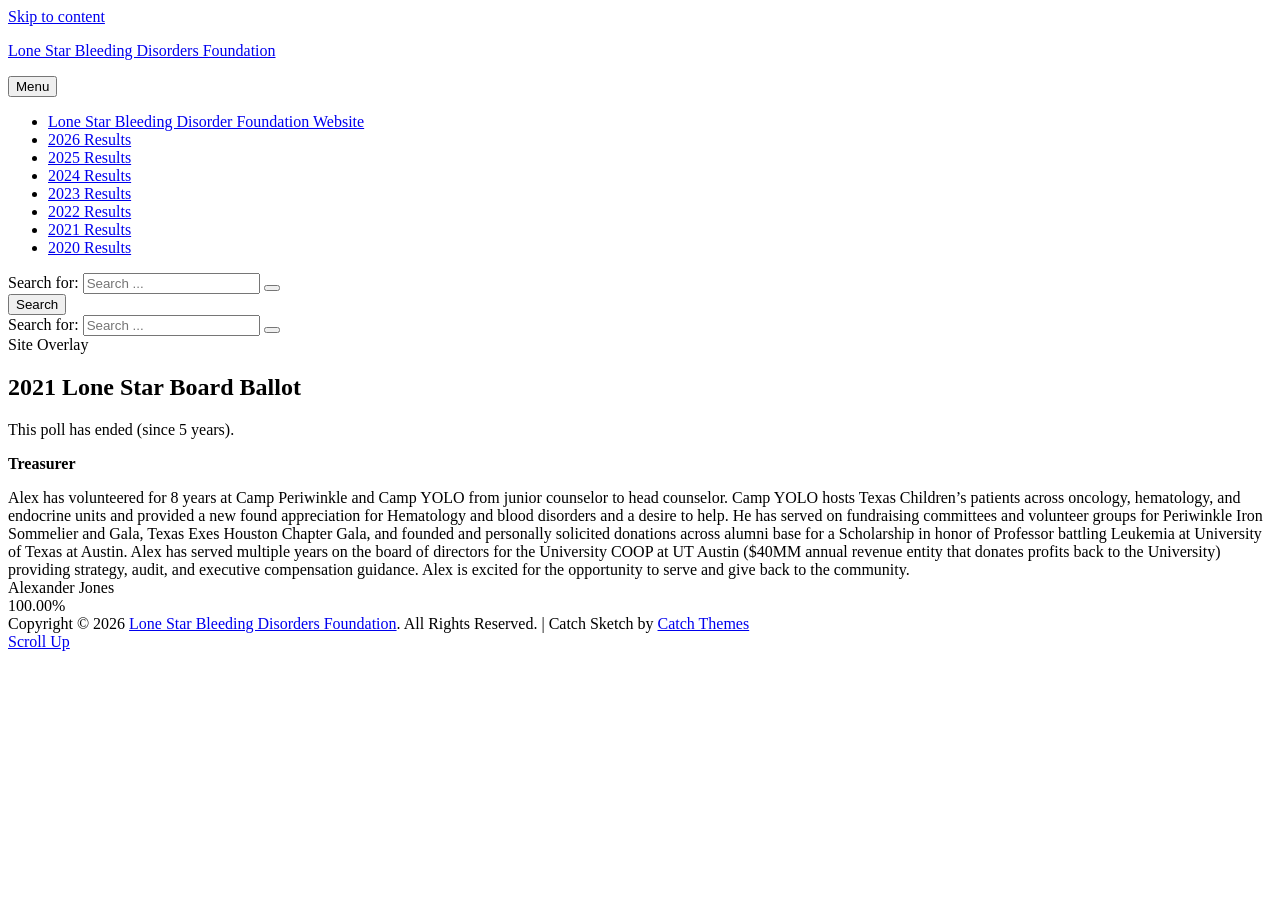
<file: raw/2021.html>
<!DOCTYPE html>
<html lang="en-US">
<head>
	<meta charset="UTF-8">
	<meta name="viewport" content="width=device-width, initial-scale=1">
	<link rel="profile" href="http://gmpg.org/xfn/11">

	<meta property="og:image" content="https://www.lonestarballot.org/wp-content/plugins/totalpoll/assets/dist/images/poll/no-preview.png" />
<title>2021 Lone Star Board Ballot &#8211; Lone Star Bleeding Disorders Foundation</title>
<meta name='robots' content='max-image-preview:large' />
	<style>img:is([sizes="auto" i], [sizes^="auto," i]) { contain-intrinsic-size: 3000px 1500px }</style>
	<link rel='dns-prefetch' href='//www.lonestarballot.org' />
<link rel='dns-prefetch' href='//fonts.googleapis.com' />
<link href='https://fonts.gstatic.com' crossorigin rel='preconnect' />
<link rel="alternate" type="application/rss+xml" title="Lone Star Bleeding Disorders Foundation &raquo; Feed" href="https://www.lonestarballot.org/feed/" />
<link rel="alternate" type="application/rss+xml" title="Lone Star Bleeding Disorders Foundation &raquo; Comments Feed" href="https://www.lonestarballot.org/comments/feed/" />
<script type="text/javascript">
/* <![CDATA[ */
window._wpemojiSettings = {"baseUrl":"https:\/\/s.w.org\/images\/core\/emoji\/16.0.1\/72x72\/","ext":".png","svgUrl":"https:\/\/s.w.org\/images\/core\/emoji\/16.0.1\/svg\/","svgExt":".svg","source":{"concatemoji":"https:\/\/www.lonestarballot.org\/wp-includes\/js\/wp-emoji-release.min.js?ver=6.8.11"}};
/*! This file is auto-generated */
!function(s,n){var o,i,e;function c(e){try{var t={supportTests:e,timestamp:(new Date).valueOf()};sessionStorage.setItem(o,JSON.stringify(t))}catch(e){}}function p(e,t,n){e.clearRect(0,0,e.canvas.width,e.canvas.height),e.fillText(t,0,0);var t=new Uint32Array(e.getImageData(0,0,e.canvas.width,e.canvas.height).data),a=(e.clearRect(0,0,e.canvas.width,e.canvas.height),e.fillText(n,0,0),new Uint32Array(e.getImageData(0,0,e.canvas.width,e.canvas.height).data));return t.every(function(e,t){return e===a[t]})}function u(e,t){e.clearRect(0,0,e.canvas.width,e.canvas.height),e.fillText(t,0,0);for(var n=e.getImageData(16,16,1,1),a=0;a<n.data.length;a++)if(0!==n.data[a])return!1;return!0}function f(e,t,n,a){switch(t){case"flag":return n(e,"\ud83c\udff3\ufe0f\u200d\u26a7\ufe0f","\ud83c\udff3\ufe0f\u200b\u26a7\ufe0f")?!1:!n(e,"\ud83c\udde8\ud83c\uddf6","\ud83c\udde8\u200b\ud83c\uddf6")&&!n(e,"\ud83c\udff4\udb40\udc67\udb40\udc62\udb40\udc65\udb40\udc6e\udb40\udc67\udb40\udc7f","\ud83c\udff4\u200b\udb40\udc67\u200b\udb40\udc62\u200b\udb40\udc65\u200b\udb40\udc6e\u200b\udb40\udc67\u200b\udb40\udc7f");case"emoji":return!a(e,"\ud83e\udedf")}return!1}function g(e,t,n,a){var r="undefined"!=typeof WorkerGlobalScope&&self instanceof WorkerGlobalScope?new OffscreenCanvas(300,150):s.createElement("canvas"),o=r.getContext("2d",{willReadFrequently:!0}),i=(o.textBaseline="top",o.font="600 32px Arial",{});return e.forEach(function(e){i[e]=t(o,e,n,a)}),i}function t(e){var t=s.createElement("script");t.src=e,t.defer=!0,s.head.appendChild(t)}"undefined"!=typeof Promise&&(o="wpEmojiSettingsSupports",i=["flag","emoji"],n.supports={everything:!0,everythingExceptFlag:!0},e=new Promise(function(e){s.addEventListener("DOMContentLoaded",e,{once:!0})}),new Promise(function(t){var n=function(){try{var e=JSON.parse(sessionStorage.getItem(o));if("object"==typeof e&&"number"==typeof e.timestamp&&(new Date).valueOf()<e.timestamp+604800&&"object"==typeof e.supportTests)return e.supportTests}catch(e){}return null}();if(!n){if("undefined"!=typeof Worker&&"undefined"!=typeof OffscreenCanvas&&"undefined"!=typeof URL&&URL.createObjectURL&&"undefined"!=typeof Blob)try{var e="postMessage("+g.toString()+"("+[JSON.stringify(i),f.toString(),p.toString(),u.toString()].join(",")+"));",a=new Blob([e],{type:"text/javascript"}),r=new Worker(URL.createObjectURL(a),{name:"wpTestEmojiSupports"});return void(r.onmessage=function(e){c(n=e.data),r.terminate(),t(n)})}catch(e){}c(n=g(i,f,p,u))}t(n)}).then(function(e){for(var t in e)n.supports[t]=e[t],n.supports.everything=n.supports.everything&&n.supports[t],"flag"!==t&&(n.supports.everythingExceptFlag=n.supports.everythingExceptFlag&&n.supports[t]);n.supports.everythingExceptFlag=n.supports.everythingExceptFlag&&!n.supports.flag,n.DOMReady=!1,n.readyCallback=function(){n.DOMReady=!0}}).then(function(){return e}).then(function(){var e;n.supports.everything||(n.readyCallback(),(e=n.source||{}).concatemoji?t(e.concatemoji):e.wpemoji&&e.twemoji&&(t(e.twemoji),t(e.wpemoji)))}))}((window,document),window._wpemojiSettings);
/* ]]> */
</script>
<style id='wp-emoji-styles-inline-css' type='text/css'>

	img.wp-smiley, img.emoji {
		display: inline !important;
		border: none !important;
		box-shadow: none !important;
		height: 1em !important;
		width: 1em !important;
		margin: 0 0.07em !important;
		vertical-align: -0.1em !important;
		background: none !important;
		padding: 0 !important;
	}
</style>
<link rel='stylesheet' id='wp-block-library-css' href='https://www.lonestarballot.org/wp-includes/css/dist/block-library/style.min.css?ver=6.8.11' type='text/css' media='all' />
<style id='classic-theme-styles-inline-css' type='text/css'>
/*! This file is auto-generated */
.wp-block-button__link{color:#fff;background-color:#32373c;border-radius:9999px;box-shadow:none;text-decoration:none;padding:calc(.667em + 2px) calc(1.333em + 2px);font-size:1.125em}.wp-block-file__button{background:#32373c;color:#fff;text-decoration:none}
</style>
<style id='global-styles-inline-css' type='text/css'>
:root{--wp--preset--aspect-ratio--square: 1;--wp--preset--aspect-ratio--4-3: 4/3;--wp--preset--aspect-ratio--3-4: 3/4;--wp--preset--aspect-ratio--3-2: 3/2;--wp--preset--aspect-ratio--2-3: 2/3;--wp--preset--aspect-ratio--16-9: 16/9;--wp--preset--aspect-ratio--9-16: 9/16;--wp--preset--color--black: #000000;--wp--preset--color--cyan-bluish-gray: #abb8c3;--wp--preset--color--white: #ffffff;--wp--preset--color--pale-pink: #f78da7;--wp--preset--color--vivid-red: #cf2e2e;--wp--preset--color--luminous-vivid-orange: #ff6900;--wp--preset--color--luminous-vivid-amber: #fcb900;--wp--preset--color--light-green-cyan: #7bdcb5;--wp--preset--color--vivid-green-cyan: #00d084;--wp--preset--color--pale-cyan-blue: #8ed1fc;--wp--preset--color--vivid-cyan-blue: #0693e3;--wp--preset--color--vivid-purple: #9b51e0;--wp--preset--color--medium-black: #333333;--wp--preset--color--gray: #999999;--wp--preset--color--light-gray: #f6f6f6;--wp--preset--color--yellow: #e87785;--wp--preset--gradient--vivid-cyan-blue-to-vivid-purple: linear-gradient(135deg,rgba(6,147,227,1) 0%,rgb(155,81,224) 100%);--wp--preset--gradient--light-green-cyan-to-vivid-green-cyan: linear-gradient(135deg,rgb(122,220,180) 0%,rgb(0,208,130) 100%);--wp--preset--gradient--luminous-vivid-amber-to-luminous-vivid-orange: linear-gradient(135deg,rgba(252,185,0,1) 0%,rgba(255,105,0,1) 100%);--wp--preset--gradient--luminous-vivid-orange-to-vivid-red: linear-gradient(135deg,rgba(255,105,0,1) 0%,rgb(207,46,46) 100%);--wp--preset--gradient--very-light-gray-to-cyan-bluish-gray: linear-gradient(135deg,rgb(238,238,238) 0%,rgb(169,184,195) 100%);--wp--preset--gradient--cool-to-warm-spectrum: linear-gradient(135deg,rgb(74,234,220) 0%,rgb(151,120,209) 20%,rgb(207,42,186) 40%,rgb(238,44,130) 60%,rgb(251,105,98) 80%,rgb(254,248,76) 100%);--wp--preset--gradient--blush-light-purple: linear-gradient(135deg,rgb(255,206,236) 0%,rgb(152,150,240) 100%);--wp--preset--gradient--blush-bordeaux: linear-gradient(135deg,rgb(254,205,165) 0%,rgb(254,45,45) 50%,rgb(107,0,62) 100%);--wp--preset--gradient--luminous-dusk: linear-gradient(135deg,rgb(255,203,112) 0%,rgb(199,81,192) 50%,rgb(65,88,208) 100%);--wp--preset--gradient--pale-ocean: linear-gradient(135deg,rgb(255,245,203) 0%,rgb(182,227,212) 50%,rgb(51,167,181) 100%);--wp--preset--gradient--electric-grass: linear-gradient(135deg,rgb(202,248,128) 0%,rgb(113,206,126) 100%);--wp--preset--gradient--midnight: linear-gradient(135deg,rgb(2,3,129) 0%,rgb(40,116,252) 100%);--wp--preset--font-size--small: 14px;--wp--preset--font-size--medium: 20px;--wp--preset--font-size--large: 42px;--wp--preset--font-size--x-large: 42px;--wp--preset--font-size--normal: 16px;--wp--preset--font-size--huge: 56px;--wp--preset--spacing--20: 0.44rem;--wp--preset--spacing--30: 0.67rem;--wp--preset--spacing--40: 1rem;--wp--preset--spacing--50: 1.5rem;--wp--preset--spacing--60: 2.25rem;--wp--preset--spacing--70: 3.38rem;--wp--preset--spacing--80: 5.06rem;--wp--preset--shadow--natural: 6px 6px 9px rgba(0, 0, 0, 0.2);--wp--preset--shadow--deep: 12px 12px 50px rgba(0, 0, 0, 0.4);--wp--preset--shadow--sharp: 6px 6px 0px rgba(0, 0, 0, 0.2);--wp--preset--shadow--outlined: 6px 6px 0px -3px rgba(255, 255, 255, 1), 6px 6px rgba(0, 0, 0, 1);--wp--preset--shadow--crisp: 6px 6px 0px rgba(0, 0, 0, 1);}:where(.is-layout-flex){gap: 0.5em;}:where(.is-layout-grid){gap: 0.5em;}body .is-layout-flex{display: flex;}.is-layout-flex{flex-wrap: wrap;align-items: center;}.is-layout-flex > :is(*, div){margin: 0;}body .is-layout-grid{display: grid;}.is-layout-grid > :is(*, div){margin: 0;}:where(.wp-block-columns.is-layout-flex){gap: 2em;}:where(.wp-block-columns.is-layout-grid){gap: 2em;}:where(.wp-block-post-template.is-layout-flex){gap: 1.25em;}:where(.wp-block-post-template.is-layout-grid){gap: 1.25em;}.has-black-color{color: var(--wp--preset--color--black) !important;}.has-cyan-bluish-gray-color{color: var(--wp--preset--color--cyan-bluish-gray) !important;}.has-white-color{color: var(--wp--preset--color--white) !important;}.has-pale-pink-color{color: var(--wp--preset--color--pale-pink) !important;}.has-vivid-red-color{color: var(--wp--preset--color--vivid-red) !important;}.has-luminous-vivid-orange-color{color: var(--wp--preset--color--luminous-vivid-orange) !important;}.has-luminous-vivid-amber-color{color: var(--wp--preset--color--luminous-vivid-amber) !important;}.has-light-green-cyan-color{color: var(--wp--preset--color--light-green-cyan) !important;}.has-vivid-green-cyan-color{color: var(--wp--preset--color--vivid-green-cyan) !important;}.has-pale-cyan-blue-color{color: var(--wp--preset--color--pale-cyan-blue) !important;}.has-vivid-cyan-blue-color{color: var(--wp--preset--color--vivid-cyan-blue) !important;}.has-vivid-purple-color{color: var(--wp--preset--color--vivid-purple) !important;}.has-black-background-color{background-color: var(--wp--preset--color--black) !important;}.has-cyan-bluish-gray-background-color{background-color: var(--wp--preset--color--cyan-bluish-gray) !important;}.has-white-background-color{background-color: var(--wp--preset--color--white) !important;}.has-pale-pink-background-color{background-color: var(--wp--preset--color--pale-pink) !important;}.has-vivid-red-background-color{background-color: var(--wp--preset--color--vivid-red) !important;}.has-luminous-vivid-orange-background-color{background-color: var(--wp--preset--color--luminous-vivid-orange) !important;}.has-luminous-vivid-amber-background-color{background-color: var(--wp--preset--color--luminous-vivid-amber) !important;}.has-light-green-cyan-background-color{background-color: var(--wp--preset--color--light-green-cyan) !important;}.has-vivid-green-cyan-background-color{background-color: var(--wp--preset--color--vivid-green-cyan) !important;}.has-pale-cyan-blue-background-color{background-color: var(--wp--preset--color--pale-cyan-blue) !important;}.has-vivid-cyan-blue-background-color{background-color: var(--wp--preset--color--vivid-cyan-blue) !important;}.has-vivid-purple-background-color{background-color: var(--wp--preset--color--vivid-purple) !important;}.has-black-border-color{border-color: var(--wp--preset--color--black) !important;}.has-cyan-bluish-gray-border-color{border-color: var(--wp--preset--color--cyan-bluish-gray) !important;}.has-white-border-color{border-color: var(--wp--preset--color--white) !important;}.has-pale-pink-border-color{border-color: var(--wp--preset--color--pale-pink) !important;}.has-vivid-red-border-color{border-color: var(--wp--preset--color--vivid-red) !important;}.has-luminous-vivid-orange-border-color{border-color: var(--wp--preset--color--luminous-vivid-orange) !important;}.has-luminous-vivid-amber-border-color{border-color: var(--wp--preset--color--luminous-vivid-amber) !important;}.has-light-green-cyan-border-color{border-color: var(--wp--preset--color--light-green-cyan) !important;}.has-vivid-green-cyan-border-color{border-color: var(--wp--preset--color--vivid-green-cyan) !important;}.has-pale-cyan-blue-border-color{border-color: var(--wp--preset--color--pale-cyan-blue) !important;}.has-vivid-cyan-blue-border-color{border-color: var(--wp--preset--color--vivid-cyan-blue) !important;}.has-vivid-purple-border-color{border-color: var(--wp--preset--color--vivid-purple) !important;}.has-vivid-cyan-blue-to-vivid-purple-gradient-background{background: var(--wp--preset--gradient--vivid-cyan-blue-to-vivid-purple) !important;}.has-light-green-cyan-to-vivid-green-cyan-gradient-background{background: var(--wp--preset--gradient--light-green-cyan-to-vivid-green-cyan) !important;}.has-luminous-vivid-amber-to-luminous-vivid-orange-gradient-background{background: var(--wp--preset--gradient--luminous-vivid-amber-to-luminous-vivid-orange) !important;}.has-luminous-vivid-orange-to-vivid-red-gradient-background{background: var(--wp--preset--gradient--luminous-vivid-orange-to-vivid-red) !important;}.has-very-light-gray-to-cyan-bluish-gray-gradient-background{background: var(--wp--preset--gradient--very-light-gray-to-cyan-bluish-gray) !important;}.has-cool-to-warm-spectrum-gradient-background{background: var(--wp--preset--gradient--cool-to-warm-spectrum) !important;}.has-blush-light-purple-gradient-background{background: var(--wp--preset--gradient--blush-light-purple) !important;}.has-blush-bordeaux-gradient-background{background: var(--wp--preset--gradient--blush-bordeaux) !important;}.has-luminous-dusk-gradient-background{background: var(--wp--preset--gradient--luminous-dusk) !important;}.has-pale-ocean-gradient-background{background: var(--wp--preset--gradient--pale-ocean) !important;}.has-electric-grass-gradient-background{background: var(--wp--preset--gradient--electric-grass) !important;}.has-midnight-gradient-background{background: var(--wp--preset--gradient--midnight) !important;}.has-small-font-size{font-size: var(--wp--preset--font-size--small) !important;}.has-medium-font-size{font-size: var(--wp--preset--font-size--medium) !important;}.has-large-font-size{font-size: var(--wp--preset--font-size--large) !important;}.has-x-large-font-size{font-size: var(--wp--preset--font-size--x-large) !important;}
:where(.wp-block-post-template.is-layout-flex){gap: 1.25em;}:where(.wp-block-post-template.is-layout-grid){gap: 1.25em;}
:where(.wp-block-columns.is-layout-flex){gap: 2em;}:where(.wp-block-columns.is-layout-grid){gap: 2em;}
:root :where(.wp-block-pullquote){font-size: 1.5em;line-height: 1.6;}
</style>
<link rel='stylesheet' id='catch-sketch-fonts-css' href='https://fonts.googleapis.com/css?family=Rubik%3A300%2C400%2C500%2C700%2C900%7CRoboto%3A300%2C400%2C500%2C700%2C900%7CEB+Garamond%3A300%2C400%2C500%2C700%2C900&#038;subset=latin%2Clatin-ext' type='text/css' media='all' />
<link rel='stylesheet' id='font-awesome-css' href='https://www.lonestarballot.org/wp-content/themes/catch-sketch/assets/css/font-awesome/css/font-awesome.css?ver=4.7.0' type='text/css' media='all' />
<link rel='stylesheet' id='catch-sketch-style-css' href='https://www.lonestarballot.org/wp-content/themes/catch-sketch/style.css?ver=20211121-144952' type='text/css' media='all' />
<style id='catch-sketch-style-inline-css' type='text/css'>
.testimonials-content-wrapper {
			background-image: url("https://www.lonestarballot.org/wp-content/themes/catch-sketch/assets/images/testimonial-bg.png");
			background-attachment: scroll;
			background-repeat: no-repeat;
			background-size: cover;
			background-position: center center;
		}
.custom-header:after { background-color: rgba(0, 0, 0, 0); } 
</style>
<link rel='stylesheet' id='catch-sketch-block-style-css' href='https://www.lonestarballot.org/wp-content/themes/catch-sketch/assets/css/blocks.css?ver=1.0' type='text/css' media='all' />
<script type="text/javascript" src="https://www.lonestarballot.org/wp-includes/js/jquery/jquery.min.js?ver=3.7.1" id="jquery-core-js"></script>
<script type="text/javascript" src="https://www.lonestarballot.org/wp-includes/js/jquery/jquery-migrate.min.js?ver=3.4.1" id="jquery-migrate-js"></script>
<link rel="https://api.w.org/" href="https://www.lonestarballot.org/wp-json/" /><link rel="EditURI" type="application/rsd+xml" title="RSD" href="https://www.lonestarballot.org/xmlrpc.php?rsd" />
<meta name="generator" content="WordPress 6.8.11" />
<link rel="canonical" href="https://www.lonestarballot.org/poll/2021-lone-star-board-ballot/" />
<link rel='shortlink' href='https://www.lonestarballot.org/?p=58' />
<link rel="alternate" title="oEmbed (JSON)" type="application/json+oembed" href="https://www.lonestarballot.org/wp-json/oembed/1.0/embed?url=https%3A%2F%2Fwww.lonestarballot.org%2Fpoll%2F2021-lone-star-board-ballot%2F" />
<link rel="alternate" title="oEmbed (XML)" type="text/xml+oembed" href="https://www.lonestarballot.org/wp-json/oembed/1.0/embed?url=https%3A%2F%2Fwww.lonestarballot.org%2Fpoll%2F2021-lone-star-board-ballot%2F&#038;format=xml" />
		<style type="text/css">
					.site-title a,
			.site-description {
				color: ##000000;
			}
				</style>
				<style type="text/css" id="wp-custom-css">
			.navigation.post-navigation {
	display: none;
}		</style>
		</head>

<body class="wp-singular poll-template-default single single-poll postid-58 wp-embed-responsive wp-theme-catch-sketch navigation-default fluid-layout no-header-media-image no-header-media-text no-featured-slider content-has-padding-top color-scheme-default">

	
	<div id="page" class="site">
		<a class="skip-link screen-reader-text" href="#content">Skip to content</a>

		<header id="masthead" class="site-header">
			<div class="wrapper">
				<div class="site-header-main">
					<div class="site-branding">
	
	<div class="site-identity">
					<p class="site-title"><a href="https://www.lonestarballot.org/" rel="home">Lone Star Bleeding Disorders Foundation</a></p>
		
			</div>
</div><!-- .site-branding -->

					<div id="site-header-menu" class="site-header-menu">
	<div id="primary-menu-wrapper" class="menu-wrapper">

		<div class="header-overlay"></div>

		<div class="menu-toggle-wrapper">
			<button id="menu-toggle" class="menu-toggle" aria-controls="top-menu" aria-expanded="false">
				<div class="menu-bars">
					<div class="bars bar1"></div>
	  				<div class="bars bar2"></div>
	  				<div class="bars bar3"></div>
  				</div>
				<span class="menu-label">Menu</span>
			</button>
		</div><!-- .menu-toggle-wrapper -->

		<div class="menu-inside-wrapper">
			
					<nav id="site-navigation" class="main-navigation" role="navigation" aria-label="Primary Menu">
		<ul id="primary-menu" class="menu nav-menu"><li id="menu-item-15" class="menu-item menu-item-type-custom menu-item-object-custom menu-item-15"><a href="http://lonestarhemophilia.org/">Lone Star Bleeding Disorder Foundation Website</a></li>
<li id="menu-item-208" class="menu-item menu-item-type-custom menu-item-object-custom menu-item-208"><a href="https://www.lonestarballot.org/poll/2026-lone-star-board-ballot/">2026 Results</a></li>
<li id="menu-item-160" class="menu-item menu-item-type-custom menu-item-object-custom menu-item-160"><a href="https://www.lonestarballot.org/poll/2025-lone-star-board-ballot/">2025 Results</a></li>
<li id="menu-item-151" class="menu-item menu-item-type-custom menu-item-object-custom menu-item-151"><a href="https://www.lonestarballot.org/poll/2024-lone-star-board-ballot/">2024 Results</a></li>
<li id="menu-item-141" class="menu-item menu-item-type-custom menu-item-object-custom menu-item-141"><a href="https://www.lonestarballot.org/poll/2023-lone-star-board-ballot/">2023 Results</a></li>
<li id="menu-item-119" class="menu-item menu-item-type-custom menu-item-object-custom menu-item-119"><a href="https://www.lonestarballot.org/poll/2022-lone-star-board-ballot/">2022 Results</a></li>
<li id="menu-item-88" class="menu-item menu-item-type-custom menu-item-object-custom current-menu-item menu-item-88"><a href="https://www.lonestarballot.org/poll/2021-lone-star-board-ballot/" aria-current="page">2021 Results</a></li>
<li id="menu-item-70" class="menu-item menu-item-type-custom menu-item-object-custom menu-item-70"><a href="https://www.lonestarballot.org/poll/2020-board/">2020 Results</a></li>
</ul>
	</nav><!-- .main-navigation -->

					<div class="mobile-social-search">
						<div class="search-container">
							

<form role="search" method="get" class="search-form" action="https://www.lonestarballot.org/">
	<label for="search-form-6ada5bf9abbb0">
		<span class="screen-reader-text">Search for:</span>
	</label>
	<input type="search" id="search-form-6ada5bf9abbb0" class="search-field" placeholder="Search ..." value="" name="s" title="Search for:">

	<button type="submit" class="search-submit fa fa-search"></button>
</form>
						</div>
					</div><!-- .mobile-social-search -->
		</div><!-- .menu-inside-wrapper -->
	</div><!-- #primary-menu-wrapper.menu-wrapper -->

	<div class="search-social-container">
		<div id="primary-search-wrapper" class="menu-wrapper">
			<div class="menu-toggle-wrapper">
				<button id="social-search-toggle" class="menu-toggle">
					<span class="menu-label screen-reader-text">Search</span>
				</button>
			</div><!-- .menu-toggle-wrapper -->

			<div class="menu-inside-wrapper">
				<div class="search-container">
					

<form role="search" method="get" class="search-form" action="https://www.lonestarballot.org/">
	<label for="search-form-6ada5bf9abc23">
		<span class="screen-reader-text">Search for:</span>
	</label>
	<input type="search" id="search-form-6ada5bf9abc23" class="search-field" placeholder="Search ..." value="" name="s" title="Search for:">

	<button type="submit" class="search-submit fa fa-search"></button>
</form>
				</div>
			</div><!-- .menu-inside-wrapper -->
		</div><!-- #social-search-wrapper.menu-wrapper -->
	</div> <!-- .search-social-container -->

	
	</div><!-- .site-header-menu -->




				</div> <!-- .site-header-main -->

				<!-- <div id="header-navigation-area">
									</div> --> <!-- #header-navigation-area -->

			</div> <!-- .wrapper -->
		</header><!-- #masthead -->

		<div class="below-site-header">

			<div class="site-overlay"><span class="screen-reader-text">Site Overlay</span></div>

			







			<div id="content" class="site-content section">
				<div class="wrapper">

	<div id="primary" class="content-area">
			<main id="main" class="site-main">
				<div class="singular-content-wrap">
					
<article id="post-58" class="post-58 poll type-poll status-publish hentry">
	<!-- Page/Post Single Image Disabled -->
	<div class="entry-container">
		
		<header class="entry-header">
			<h1 class="entry-title">2021 Lone Star Board Ballot</h1>
					</header><!-- .entry-header -->

		
		<div class="entry-content">
			<div id="totalpoll" class="totalpoll-wrapper totalpoll-uid-2e21fe0b6d537996d47c3d4b16d0e3cc is-ltr is-screen-results" totalpoll="58" totalpoll-uid="2e21fe0b6d537996d47c3d4b16d0e3cc" totalpoll-screen="results" totalpoll-ajax-url="https://www.lonestarballot.org/wp-admin/admin-ajax.php?action=totalpoll&totalpoll%5BpollId%5D=58&totalpoll%5Baction%5D=view&totalpoll%5Bscreen%5D=results"><script type="text/totalpoll-config" totalpoll-config="58">{"ajaxEndpoint":"https:\/\/www.lonestarballot.org\/wp-admin\/admin-ajax.php?action=totalpoll","behaviours":{"ajax":true,"scrollUp":true,"async":false},"effects":{"transition":"fade","duration":"500"},"i18n":{"Previous":"Previous","Next":"Next","of":"of","Something went wrong! Please try again.":"Something went wrong! Please try again."}}</script><link rel='stylesheet' id='totalpoll-poll-2e21fe0b6d537996d47c3d4b16d0e3cc-css' href='https://www.lonestarballot.org/wp-content/cache/totalpoll/css/2e21fe0b6d537996d47c3d4b16d0e3cc.css?ver=6.8.11' type='text/css' media='all' />
<div id="totalpoll-poll-58" class="totalpoll-container"><form action="" enctype="multipart/form-data" class="totalpoll-form" method="POST" novalidate="novalidate">    <div class="totalpoll-message totalpoll-message-error">This poll has ended (since 5 years).</div>
<div style="visibility: hidden; position: absolute; width: 0px; height: 0px;">
    <svg id="totalpoll-check-icon" xmlns="http://www.w3.org/2000/svg" width="24" height="24" viewBox="0 0 24 24">
        <path d="M0,0H24V24H0Z" fill="none"/>
        <path d="M9,15.1999l-4.2-4.2L2.3999,13.4,9,20.0001,22.0001,7,19.6,4.5999Z"/>
    </svg>
</div>    <div class="totalpoll-questions">
		<div class="totalpoll-question" >
    <div class="totalpoll-question-container">
        <div class="totalpoll-question-content" >
			<p><strong>Treasurer</strong></p>
        </div>

        <div class="totalpoll-question-choices">
												<div class="totalpoll-question-choices-item totalpoll-question-choices-item-results totalpoll-question-choices-item-type-html" >
    <div class="totalpoll-question-choices-item-container">
		            <div class="totalpoll-question-choices-item-content-container">
                <div class="totalpoll-question-choices-item-content">
											Alex has volunteered for 8 years at Camp Periwinkle and Camp YOLO from junior counselor to head counselor. Camp YOLO hosts Texas Children’s patients across oncology, hematology, and endocrine units and provided a new found appreciation for Hematology and blood disorders and a desire to help. He has served on fundraising committees and volunteer groups for Periwinkle Iron Sommelier and Gala, Texas Exes Houston Chapter Gala, and founded and personally solicited donations across alumni base for a Scholarship in honor of Professor battling Leukemia at University of Texas at Austin. Alex has served multiple years on the board of directors for the University COOP at UT Austin ($40MM annual revenue entity that donates profits back to the University) providing strategy, audit, and executive compensation guidance. Alex is excited for the opportunity to serve and give back to the community.					                </div>
            </div>
		        <div class="totalpoll-question-choices-item-label">
            <span >Alexander Jones</span>
            <div class="totalpoll-question-choices-item-votes">
                <div class="totalpoll-question-choices-item-votes-bar" style="width: 100.00%"></div>
                <div class="totalpoll-question-choices-item-votes-text ">100.00%</div>
            </div>
        </div>
    </div>
</div>
							        </div>
    </div>
</div>
    </div>
	<div class="totalpoll-form-hidden-fields">
	<div class="totalpoll-form-page"><div class="totalpoll-form-field-hidden"><div class="totalpoll-form-field totalpoll-form-field-type-hidden totalpoll-column-full"><div class="totalpoll-form-field-wrapper"><input type="hidden" name="totalpoll[screen]" value="results" class="totalpoll-form-field-input"><div class="totalpoll-form-field-errors"></div></div></div></div><div class="totalpoll-form-field-hidden"><div class="totalpoll-form-field totalpoll-form-field-type-hidden totalpoll-column-full"><div class="totalpoll-form-field-wrapper"><input type="hidden" name="totalpoll[pollId]" value="58" class="totalpoll-form-field-input"><div class="totalpoll-form-field-errors"></div></div></div></div><div class="totalpoll-form-field-hidden"><div class="totalpoll-form-field totalpoll-form-field-type-hidden totalpoll-column-full"><div class="totalpoll-form-field-wrapper"><input type="hidden" name="totalpoll[action]" value="" class="totalpoll-form-field-input"><div class="totalpoll-form-field-errors"></div></div></div></div></div></div>
<div class="totalpoll-buttons">
	</div>
</form></div></div>			</div> <!-- .entry-content -->

		<footer class="entry-footer">
			<div class="entry-meta">
							</div><!-- .entry-meta -->
					</footer><!-- .entry-footer -->
	</div> <!-- .entry-container -->
</article><!-- #post- -->





	<nav class="navigation post-navigation" aria-label="Posts">
		<h2 class="screen-reader-text">Post navigation</h2>
		<div class="nav-links"><div class="nav-previous"><a href="https://www.lonestarballot.org/poll/2020-board/" rel="prev"><span class="nav-subtitle">Previous</span><span class="nav-title">2020 Lone Star Board Ballot</span></a></div><div class="nav-next"><a href="https://www.lonestarballot.org/poll/2022-lone-star-board-ballot/" rel="next"><span class="nav-subtitle">Next</span><span class="nav-title">2022 Lone Star Board Ballot</span></a></div></div>
	</nav>				</div> <!--  .singular-content-wrap -->
			</main><!-- #main -->
	</div><!-- #primary -->

			</div><!-- .wrapper -->
		</div><!-- #content -->

		
		<footer id="colophon" class="site-footer">
			

			<div id="site-generator">
	<div class="wrapper">

		
		<div class="site-info">
			Copyright &copy; 2026 <a href="https://www.lonestarballot.org/">Lone Star Bleeding Disorders Foundation</a>. All Rights Reserved.  &#124; Catch Sketch&nbsp;by&nbsp;<a target="_blank" href="https://catchthemes.com/">Catch Themes</a>		</div> <!-- .site-info -->
	</div> <!-- .wrapper -->
</div><!-- #site-generator -->
		</footer><!-- #colophon -->
	</div> <!-- below-site-header -->
</div><!-- #page -->


		<div class="scrollup">
			<a href="#masthead" id="scrollup" class="fa fa-sort-asc" aria-hidden="true"><span class="screen-reader-text">Scroll Up</span></a>
		</div><script type="speculationrules">
{"prefetch":[{"source":"document","where":{"and":[{"href_matches":"\/*"},{"not":{"href_matches":["\/wp-*.php","\/wp-admin\/*","\/wp-content\/uploads\/*","\/wp-content\/*","\/wp-content\/plugins\/*","\/wp-content\/themes\/catch-sketch\/*","\/*\\?(.+)"]}},{"not":{"selector_matches":"a[rel~=\"nofollow\"]"}},{"not":{"selector_matches":".no-prefetch, .no-prefetch a"}}]},"eagerness":"conservative"}]}
</script>
<script type="text/javascript" src="https://www.lonestarballot.org/wp-content/themes/catch-sketch/assets/js/jquery.matchHeight.min.js?ver=20171226" id="jquery-match-height-js"></script>
<script type="text/javascript" id="catch-sketch-custom-script-js-extra">
/* <![CDATA[ */
var catchSketchScreenReaderText = {"expand":"expand child menu","collapse":"collapse child menu"};
/* ]]> */
</script>
<script type="text/javascript" src="https://www.lonestarballot.org/wp-content/themes/catch-sketch/assets/js/custom-scripts.min.js?ver=20171226" id="catch-sketch-custom-script-js"></script>
<script type="text/javascript" src="https://www.lonestarballot.org/wp-content/themes/catch-sketch/assets/js/navigation.min.js?ver=20171226" id="catch-sketch-navigation-js"></script>
<script type="text/javascript" src="https://www.lonestarballot.org/wp-content/themes/catch-sketch/assets/js/skip-link-focus-fix.min.js?ver=20171226" id="catch-sketch-skip-link-focus-fix-js"></script>
<script type="text/javascript" src="https://www.lonestarballot.org/wp-content/plugins/totalpoll/assets/dist/scripts/frontend/totalpoll.js?ver=4.0.8" id="totalpoll-poll-js"></script>
</body>
</html>
</file>
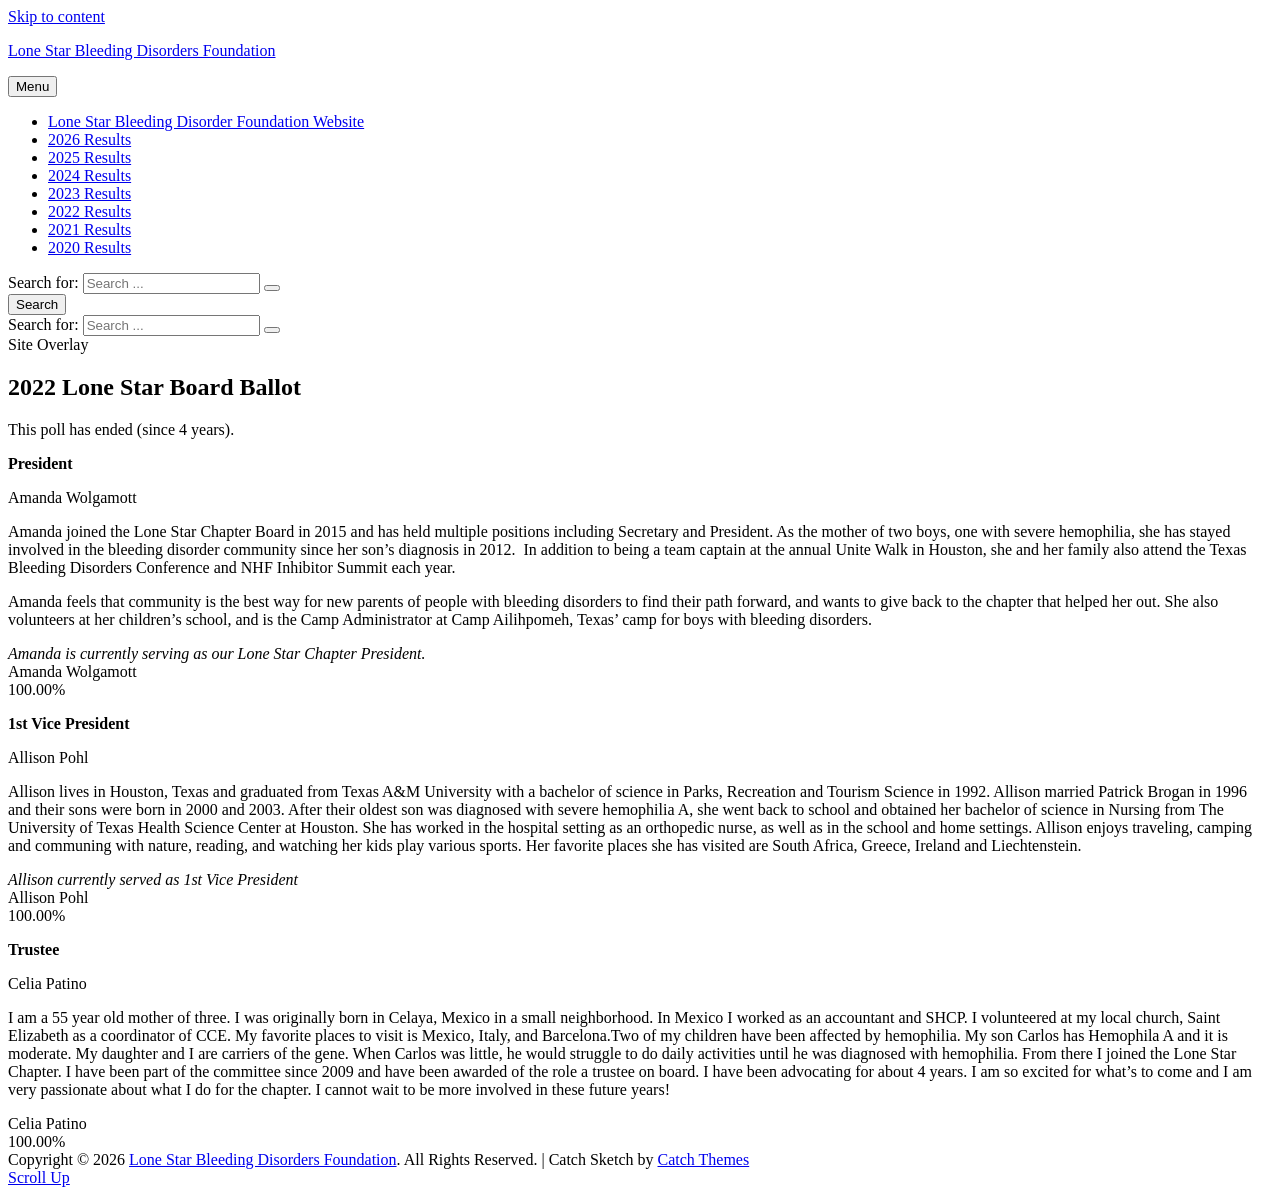
<file: raw/2022.html>
<!DOCTYPE html>
<html lang="en-US">
<head>
	<meta charset="UTF-8">
	<meta name="viewport" content="width=device-width, initial-scale=1">
	<link rel="profile" href="http://gmpg.org/xfn/11">

	<meta property="og:image" content="https://www.lonestarballot.org/wp-content/plugins/totalpoll/assets/dist/images/poll/no-preview.png" />
<title>2022 Lone Star Board Ballot &#8211; Lone Star Bleeding Disorders Foundation</title>
<meta name='robots' content='max-image-preview:large' />
	<style>img:is([sizes="auto" i], [sizes^="auto," i]) { contain-intrinsic-size: 3000px 1500px }</style>
	<link rel='dns-prefetch' href='//www.lonestarballot.org' />
<link rel='dns-prefetch' href='//fonts.googleapis.com' />
<link href='https://fonts.gstatic.com' crossorigin rel='preconnect' />
<link rel="alternate" type="application/rss+xml" title="Lone Star Bleeding Disorders Foundation &raquo; Feed" href="https://www.lonestarballot.org/feed/" />
<link rel="alternate" type="application/rss+xml" title="Lone Star Bleeding Disorders Foundation &raquo; Comments Feed" href="https://www.lonestarballot.org/comments/feed/" />
<script type="text/javascript">
/* <![CDATA[ */
window._wpemojiSettings = {"baseUrl":"https:\/\/s.w.org\/images\/core\/emoji\/16.0.1\/72x72\/","ext":".png","svgUrl":"https:\/\/s.w.org\/images\/core\/emoji\/16.0.1\/svg\/","svgExt":".svg","source":{"concatemoji":"https:\/\/www.lonestarballot.org\/wp-includes\/js\/wp-emoji-release.min.js?ver=6.8.11"}};
/*! This file is auto-generated */
!function(s,n){var o,i,e;function c(e){try{var t={supportTests:e,timestamp:(new Date).valueOf()};sessionStorage.setItem(o,JSON.stringify(t))}catch(e){}}function p(e,t,n){e.clearRect(0,0,e.canvas.width,e.canvas.height),e.fillText(t,0,0);var t=new Uint32Array(e.getImageData(0,0,e.canvas.width,e.canvas.height).data),a=(e.clearRect(0,0,e.canvas.width,e.canvas.height),e.fillText(n,0,0),new Uint32Array(e.getImageData(0,0,e.canvas.width,e.canvas.height).data));return t.every(function(e,t){return e===a[t]})}function u(e,t){e.clearRect(0,0,e.canvas.width,e.canvas.height),e.fillText(t,0,0);for(var n=e.getImageData(16,16,1,1),a=0;a<n.data.length;a++)if(0!==n.data[a])return!1;return!0}function f(e,t,n,a){switch(t){case"flag":return n(e,"\ud83c\udff3\ufe0f\u200d\u26a7\ufe0f","\ud83c\udff3\ufe0f\u200b\u26a7\ufe0f")?!1:!n(e,"\ud83c\udde8\ud83c\uddf6","\ud83c\udde8\u200b\ud83c\uddf6")&&!n(e,"\ud83c\udff4\udb40\udc67\udb40\udc62\udb40\udc65\udb40\udc6e\udb40\udc67\udb40\udc7f","\ud83c\udff4\u200b\udb40\udc67\u200b\udb40\udc62\u200b\udb40\udc65\u200b\udb40\udc6e\u200b\udb40\udc67\u200b\udb40\udc7f");case"emoji":return!a(e,"\ud83e\udedf")}return!1}function g(e,t,n,a){var r="undefined"!=typeof WorkerGlobalScope&&self instanceof WorkerGlobalScope?new OffscreenCanvas(300,150):s.createElement("canvas"),o=r.getContext("2d",{willReadFrequently:!0}),i=(o.textBaseline="top",o.font="600 32px Arial",{});return e.forEach(function(e){i[e]=t(o,e,n,a)}),i}function t(e){var t=s.createElement("script");t.src=e,t.defer=!0,s.head.appendChild(t)}"undefined"!=typeof Promise&&(o="wpEmojiSettingsSupports",i=["flag","emoji"],n.supports={everything:!0,everythingExceptFlag:!0},e=new Promise(function(e){s.addEventListener("DOMContentLoaded",e,{once:!0})}),new Promise(function(t){var n=function(){try{var e=JSON.parse(sessionStorage.getItem(o));if("object"==typeof e&&"number"==typeof e.timestamp&&(new Date).valueOf()<e.timestamp+604800&&"object"==typeof e.supportTests)return e.supportTests}catch(e){}return null}();if(!n){if("undefined"!=typeof Worker&&"undefined"!=typeof OffscreenCanvas&&"undefined"!=typeof URL&&URL.createObjectURL&&"undefined"!=typeof Blob)try{var e="postMessage("+g.toString()+"("+[JSON.stringify(i),f.toString(),p.toString(),u.toString()].join(",")+"));",a=new Blob([e],{type:"text/javascript"}),r=new Worker(URL.createObjectURL(a),{name:"wpTestEmojiSupports"});return void(r.onmessage=function(e){c(n=e.data),r.terminate(),t(n)})}catch(e){}c(n=g(i,f,p,u))}t(n)}).then(function(e){for(var t in e)n.supports[t]=e[t],n.supports.everything=n.supports.everything&&n.supports[t],"flag"!==t&&(n.supports.everythingExceptFlag=n.supports.everythingExceptFlag&&n.supports[t]);n.supports.everythingExceptFlag=n.supports.everythingExceptFlag&&!n.supports.flag,n.DOMReady=!1,n.readyCallback=function(){n.DOMReady=!0}}).then(function(){return e}).then(function(){var e;n.supports.everything||(n.readyCallback(),(e=n.source||{}).concatemoji?t(e.concatemoji):e.wpemoji&&e.twemoji&&(t(e.twemoji),t(e.wpemoji)))}))}((window,document),window._wpemojiSettings);
/* ]]> */
</script>
<style id='wp-emoji-styles-inline-css' type='text/css'>

	img.wp-smiley, img.emoji {
		display: inline !important;
		border: none !important;
		box-shadow: none !important;
		height: 1em !important;
		width: 1em !important;
		margin: 0 0.07em !important;
		vertical-align: -0.1em !important;
		background: none !important;
		padding: 0 !important;
	}
</style>
<link rel='stylesheet' id='wp-block-library-css' href='https://www.lonestarballot.org/wp-includes/css/dist/block-library/style.min.css?ver=6.8.11' type='text/css' media='all' />
<style id='classic-theme-styles-inline-css' type='text/css'>
/*! This file is auto-generated */
.wp-block-button__link{color:#fff;background-color:#32373c;border-radius:9999px;box-shadow:none;text-decoration:none;padding:calc(.667em + 2px) calc(1.333em + 2px);font-size:1.125em}.wp-block-file__button{background:#32373c;color:#fff;text-decoration:none}
</style>
<style id='global-styles-inline-css' type='text/css'>
:root{--wp--preset--aspect-ratio--square: 1;--wp--preset--aspect-ratio--4-3: 4/3;--wp--preset--aspect-ratio--3-4: 3/4;--wp--preset--aspect-ratio--3-2: 3/2;--wp--preset--aspect-ratio--2-3: 2/3;--wp--preset--aspect-ratio--16-9: 16/9;--wp--preset--aspect-ratio--9-16: 9/16;--wp--preset--color--black: #000000;--wp--preset--color--cyan-bluish-gray: #abb8c3;--wp--preset--color--white: #ffffff;--wp--preset--color--pale-pink: #f78da7;--wp--preset--color--vivid-red: #cf2e2e;--wp--preset--color--luminous-vivid-orange: #ff6900;--wp--preset--color--luminous-vivid-amber: #fcb900;--wp--preset--color--light-green-cyan: #7bdcb5;--wp--preset--color--vivid-green-cyan: #00d084;--wp--preset--color--pale-cyan-blue: #8ed1fc;--wp--preset--color--vivid-cyan-blue: #0693e3;--wp--preset--color--vivid-purple: #9b51e0;--wp--preset--color--medium-black: #333333;--wp--preset--color--gray: #999999;--wp--preset--color--light-gray: #f6f6f6;--wp--preset--color--yellow: #e87785;--wp--preset--gradient--vivid-cyan-blue-to-vivid-purple: linear-gradient(135deg,rgba(6,147,227,1) 0%,rgb(155,81,224) 100%);--wp--preset--gradient--light-green-cyan-to-vivid-green-cyan: linear-gradient(135deg,rgb(122,220,180) 0%,rgb(0,208,130) 100%);--wp--preset--gradient--luminous-vivid-amber-to-luminous-vivid-orange: linear-gradient(135deg,rgba(252,185,0,1) 0%,rgba(255,105,0,1) 100%);--wp--preset--gradient--luminous-vivid-orange-to-vivid-red: linear-gradient(135deg,rgba(255,105,0,1) 0%,rgb(207,46,46) 100%);--wp--preset--gradient--very-light-gray-to-cyan-bluish-gray: linear-gradient(135deg,rgb(238,238,238) 0%,rgb(169,184,195) 100%);--wp--preset--gradient--cool-to-warm-spectrum: linear-gradient(135deg,rgb(74,234,220) 0%,rgb(151,120,209) 20%,rgb(207,42,186) 40%,rgb(238,44,130) 60%,rgb(251,105,98) 80%,rgb(254,248,76) 100%);--wp--preset--gradient--blush-light-purple: linear-gradient(135deg,rgb(255,206,236) 0%,rgb(152,150,240) 100%);--wp--preset--gradient--blush-bordeaux: linear-gradient(135deg,rgb(254,205,165) 0%,rgb(254,45,45) 50%,rgb(107,0,62) 100%);--wp--preset--gradient--luminous-dusk: linear-gradient(135deg,rgb(255,203,112) 0%,rgb(199,81,192) 50%,rgb(65,88,208) 100%);--wp--preset--gradient--pale-ocean: linear-gradient(135deg,rgb(255,245,203) 0%,rgb(182,227,212) 50%,rgb(51,167,181) 100%);--wp--preset--gradient--electric-grass: linear-gradient(135deg,rgb(202,248,128) 0%,rgb(113,206,126) 100%);--wp--preset--gradient--midnight: linear-gradient(135deg,rgb(2,3,129) 0%,rgb(40,116,252) 100%);--wp--preset--font-size--small: 14px;--wp--preset--font-size--medium: 20px;--wp--preset--font-size--large: 42px;--wp--preset--font-size--x-large: 42px;--wp--preset--font-size--normal: 16px;--wp--preset--font-size--huge: 56px;--wp--preset--spacing--20: 0.44rem;--wp--preset--spacing--30: 0.67rem;--wp--preset--spacing--40: 1rem;--wp--preset--spacing--50: 1.5rem;--wp--preset--spacing--60: 2.25rem;--wp--preset--spacing--70: 3.38rem;--wp--preset--spacing--80: 5.06rem;--wp--preset--shadow--natural: 6px 6px 9px rgba(0, 0, 0, 0.2);--wp--preset--shadow--deep: 12px 12px 50px rgba(0, 0, 0, 0.4);--wp--preset--shadow--sharp: 6px 6px 0px rgba(0, 0, 0, 0.2);--wp--preset--shadow--outlined: 6px 6px 0px -3px rgba(255, 255, 255, 1), 6px 6px rgba(0, 0, 0, 1);--wp--preset--shadow--crisp: 6px 6px 0px rgba(0, 0, 0, 1);}:where(.is-layout-flex){gap: 0.5em;}:where(.is-layout-grid){gap: 0.5em;}body .is-layout-flex{display: flex;}.is-layout-flex{flex-wrap: wrap;align-items: center;}.is-layout-flex > :is(*, div){margin: 0;}body .is-layout-grid{display: grid;}.is-layout-grid > :is(*, div){margin: 0;}:where(.wp-block-columns.is-layout-flex){gap: 2em;}:where(.wp-block-columns.is-layout-grid){gap: 2em;}:where(.wp-block-post-template.is-layout-flex){gap: 1.25em;}:where(.wp-block-post-template.is-layout-grid){gap: 1.25em;}.has-black-color{color: var(--wp--preset--color--black) !important;}.has-cyan-bluish-gray-color{color: var(--wp--preset--color--cyan-bluish-gray) !important;}.has-white-color{color: var(--wp--preset--color--white) !important;}.has-pale-pink-color{color: var(--wp--preset--color--pale-pink) !important;}.has-vivid-red-color{color: var(--wp--preset--color--vivid-red) !important;}.has-luminous-vivid-orange-color{color: var(--wp--preset--color--luminous-vivid-orange) !important;}.has-luminous-vivid-amber-color{color: var(--wp--preset--color--luminous-vivid-amber) !important;}.has-light-green-cyan-color{color: var(--wp--preset--color--light-green-cyan) !important;}.has-vivid-green-cyan-color{color: var(--wp--preset--color--vivid-green-cyan) !important;}.has-pale-cyan-blue-color{color: var(--wp--preset--color--pale-cyan-blue) !important;}.has-vivid-cyan-blue-color{color: var(--wp--preset--color--vivid-cyan-blue) !important;}.has-vivid-purple-color{color: var(--wp--preset--color--vivid-purple) !important;}.has-black-background-color{background-color: var(--wp--preset--color--black) !important;}.has-cyan-bluish-gray-background-color{background-color: var(--wp--preset--color--cyan-bluish-gray) !important;}.has-white-background-color{background-color: var(--wp--preset--color--white) !important;}.has-pale-pink-background-color{background-color: var(--wp--preset--color--pale-pink) !important;}.has-vivid-red-background-color{background-color: var(--wp--preset--color--vivid-red) !important;}.has-luminous-vivid-orange-background-color{background-color: var(--wp--preset--color--luminous-vivid-orange) !important;}.has-luminous-vivid-amber-background-color{background-color: var(--wp--preset--color--luminous-vivid-amber) !important;}.has-light-green-cyan-background-color{background-color: var(--wp--preset--color--light-green-cyan) !important;}.has-vivid-green-cyan-background-color{background-color: var(--wp--preset--color--vivid-green-cyan) !important;}.has-pale-cyan-blue-background-color{background-color: var(--wp--preset--color--pale-cyan-blue) !important;}.has-vivid-cyan-blue-background-color{background-color: var(--wp--preset--color--vivid-cyan-blue) !important;}.has-vivid-purple-background-color{background-color: var(--wp--preset--color--vivid-purple) !important;}.has-black-border-color{border-color: var(--wp--preset--color--black) !important;}.has-cyan-bluish-gray-border-color{border-color: var(--wp--preset--color--cyan-bluish-gray) !important;}.has-white-border-color{border-color: var(--wp--preset--color--white) !important;}.has-pale-pink-border-color{border-color: var(--wp--preset--color--pale-pink) !important;}.has-vivid-red-border-color{border-color: var(--wp--preset--color--vivid-red) !important;}.has-luminous-vivid-orange-border-color{border-color: var(--wp--preset--color--luminous-vivid-orange) !important;}.has-luminous-vivid-amber-border-color{border-color: var(--wp--preset--color--luminous-vivid-amber) !important;}.has-light-green-cyan-border-color{border-color: var(--wp--preset--color--light-green-cyan) !important;}.has-vivid-green-cyan-border-color{border-color: var(--wp--preset--color--vivid-green-cyan) !important;}.has-pale-cyan-blue-border-color{border-color: var(--wp--preset--color--pale-cyan-blue) !important;}.has-vivid-cyan-blue-border-color{border-color: var(--wp--preset--color--vivid-cyan-blue) !important;}.has-vivid-purple-border-color{border-color: var(--wp--preset--color--vivid-purple) !important;}.has-vivid-cyan-blue-to-vivid-purple-gradient-background{background: var(--wp--preset--gradient--vivid-cyan-blue-to-vivid-purple) !important;}.has-light-green-cyan-to-vivid-green-cyan-gradient-background{background: var(--wp--preset--gradient--light-green-cyan-to-vivid-green-cyan) !important;}.has-luminous-vivid-amber-to-luminous-vivid-orange-gradient-background{background: var(--wp--preset--gradient--luminous-vivid-amber-to-luminous-vivid-orange) !important;}.has-luminous-vivid-orange-to-vivid-red-gradient-background{background: var(--wp--preset--gradient--luminous-vivid-orange-to-vivid-red) !important;}.has-very-light-gray-to-cyan-bluish-gray-gradient-background{background: var(--wp--preset--gradient--very-light-gray-to-cyan-bluish-gray) !important;}.has-cool-to-warm-spectrum-gradient-background{background: var(--wp--preset--gradient--cool-to-warm-spectrum) !important;}.has-blush-light-purple-gradient-background{background: var(--wp--preset--gradient--blush-light-purple) !important;}.has-blush-bordeaux-gradient-background{background: var(--wp--preset--gradient--blush-bordeaux) !important;}.has-luminous-dusk-gradient-background{background: var(--wp--preset--gradient--luminous-dusk) !important;}.has-pale-ocean-gradient-background{background: var(--wp--preset--gradient--pale-ocean) !important;}.has-electric-grass-gradient-background{background: var(--wp--preset--gradient--electric-grass) !important;}.has-midnight-gradient-background{background: var(--wp--preset--gradient--midnight) !important;}.has-small-font-size{font-size: var(--wp--preset--font-size--small) !important;}.has-medium-font-size{font-size: var(--wp--preset--font-size--medium) !important;}.has-large-font-size{font-size: var(--wp--preset--font-size--large) !important;}.has-x-large-font-size{font-size: var(--wp--preset--font-size--x-large) !important;}
:where(.wp-block-post-template.is-layout-flex){gap: 1.25em;}:where(.wp-block-post-template.is-layout-grid){gap: 1.25em;}
:where(.wp-block-columns.is-layout-flex){gap: 2em;}:where(.wp-block-columns.is-layout-grid){gap: 2em;}
:root :where(.wp-block-pullquote){font-size: 1.5em;line-height: 1.6;}
</style>
<link rel='stylesheet' id='catch-sketch-fonts-css' href='https://fonts.googleapis.com/css?family=Rubik%3A300%2C400%2C500%2C700%2C900%7CRoboto%3A300%2C400%2C500%2C700%2C900%7CEB+Garamond%3A300%2C400%2C500%2C700%2C900&#038;subset=latin%2Clatin-ext' type='text/css' media='all' />
<link rel='stylesheet' id='font-awesome-css' href='https://www.lonestarballot.org/wp-content/themes/catch-sketch/assets/css/font-awesome/css/font-awesome.css?ver=4.7.0' type='text/css' media='all' />
<link rel='stylesheet' id='catch-sketch-style-css' href='https://www.lonestarballot.org/wp-content/themes/catch-sketch/style.css?ver=20211121-144952' type='text/css' media='all' />
<style id='catch-sketch-style-inline-css' type='text/css'>
.testimonials-content-wrapper {
			background-image: url("https://www.lonestarballot.org/wp-content/themes/catch-sketch/assets/images/testimonial-bg.png");
			background-attachment: scroll;
			background-repeat: no-repeat;
			background-size: cover;
			background-position: center center;
		}
.custom-header:after { background-color: rgba(0, 0, 0, 0); } 
</style>
<link rel='stylesheet' id='catch-sketch-block-style-css' href='https://www.lonestarballot.org/wp-content/themes/catch-sketch/assets/css/blocks.css?ver=1.0' type='text/css' media='all' />
<script type="text/javascript" src="https://www.lonestarballot.org/wp-includes/js/jquery/jquery.min.js?ver=3.7.1" id="jquery-core-js"></script>
<script type="text/javascript" src="https://www.lonestarballot.org/wp-includes/js/jquery/jquery-migrate.min.js?ver=3.4.1" id="jquery-migrate-js"></script>
<link rel="https://api.w.org/" href="https://www.lonestarballot.org/wp-json/" /><link rel="EditURI" type="application/rsd+xml" title="RSD" href="https://www.lonestarballot.org/xmlrpc.php?rsd" />
<meta name="generator" content="WordPress 6.8.11" />
<link rel="canonical" href="https://www.lonestarballot.org/poll/2022-lone-star-board-ballot/" />
<link rel='shortlink' href='https://www.lonestarballot.org/?p=90' />
<link rel="alternate" title="oEmbed (JSON)" type="application/json+oembed" href="https://www.lonestarballot.org/wp-json/oembed/1.0/embed?url=https%3A%2F%2Fwww.lonestarballot.org%2Fpoll%2F2022-lone-star-board-ballot%2F" />
<link rel="alternate" title="oEmbed (XML)" type="text/xml+oembed" href="https://www.lonestarballot.org/wp-json/oembed/1.0/embed?url=https%3A%2F%2Fwww.lonestarballot.org%2Fpoll%2F2022-lone-star-board-ballot%2F&#038;format=xml" />
		<style type="text/css">
					.site-title a,
			.site-description {
				color: ##000000;
			}
				</style>
				<style type="text/css" id="wp-custom-css">
			.navigation.post-navigation {
	display: none;
}		</style>
		</head>

<body class="wp-singular poll-template-default single single-poll postid-90 wp-embed-responsive wp-theme-catch-sketch navigation-default fluid-layout no-header-media-image no-header-media-text no-featured-slider content-has-padding-top color-scheme-default">

	
	<div id="page" class="site">
		<a class="skip-link screen-reader-text" href="#content">Skip to content</a>

		<header id="masthead" class="site-header">
			<div class="wrapper">
				<div class="site-header-main">
					<div class="site-branding">
	
	<div class="site-identity">
					<p class="site-title"><a href="https://www.lonestarballot.org/" rel="home">Lone Star Bleeding Disorders Foundation</a></p>
		
			</div>
</div><!-- .site-branding -->

					<div id="site-header-menu" class="site-header-menu">
	<div id="primary-menu-wrapper" class="menu-wrapper">

		<div class="header-overlay"></div>

		<div class="menu-toggle-wrapper">
			<button id="menu-toggle" class="menu-toggle" aria-controls="top-menu" aria-expanded="false">
				<div class="menu-bars">
					<div class="bars bar1"></div>
	  				<div class="bars bar2"></div>
	  				<div class="bars bar3"></div>
  				</div>
				<span class="menu-label">Menu</span>
			</button>
		</div><!-- .menu-toggle-wrapper -->

		<div class="menu-inside-wrapper">
			
					<nav id="site-navigation" class="main-navigation" role="navigation" aria-label="Primary Menu">
		<ul id="primary-menu" class="menu nav-menu"><li id="menu-item-15" class="menu-item menu-item-type-custom menu-item-object-custom menu-item-15"><a href="http://lonestarhemophilia.org/">Lone Star Bleeding Disorder Foundation Website</a></li>
<li id="menu-item-208" class="menu-item menu-item-type-custom menu-item-object-custom menu-item-208"><a href="https://www.lonestarballot.org/poll/2026-lone-star-board-ballot/">2026 Results</a></li>
<li id="menu-item-160" class="menu-item menu-item-type-custom menu-item-object-custom menu-item-160"><a href="https://www.lonestarballot.org/poll/2025-lone-star-board-ballot/">2025 Results</a></li>
<li id="menu-item-151" class="menu-item menu-item-type-custom menu-item-object-custom menu-item-151"><a href="https://www.lonestarballot.org/poll/2024-lone-star-board-ballot/">2024 Results</a></li>
<li id="menu-item-141" class="menu-item menu-item-type-custom menu-item-object-custom menu-item-141"><a href="https://www.lonestarballot.org/poll/2023-lone-star-board-ballot/">2023 Results</a></li>
<li id="menu-item-119" class="menu-item menu-item-type-custom menu-item-object-custom current-menu-item menu-item-119"><a href="https://www.lonestarballot.org/poll/2022-lone-star-board-ballot/" aria-current="page">2022 Results</a></li>
<li id="menu-item-88" class="menu-item menu-item-type-custom menu-item-object-custom menu-item-88"><a href="https://www.lonestarballot.org/poll/2021-lone-star-board-ballot/">2021 Results</a></li>
<li id="menu-item-70" class="menu-item menu-item-type-custom menu-item-object-custom menu-item-70"><a href="https://www.lonestarballot.org/poll/2020-board/">2020 Results</a></li>
</ul>
	</nav><!-- .main-navigation -->

					<div class="mobile-social-search">
						<div class="search-container">
							

<form role="search" method="get" class="search-form" action="https://www.lonestarballot.org/">
	<label for="search-form-6ada5bfaf01d0">
		<span class="screen-reader-text">Search for:</span>
	</label>
	<input type="search" id="search-form-6ada5bfaf01d0" class="search-field" placeholder="Search ..." value="" name="s" title="Search for:">

	<button type="submit" class="search-submit fa fa-search"></button>
</form>
						</div>
					</div><!-- .mobile-social-search -->
		</div><!-- .menu-inside-wrapper -->
	</div><!-- #primary-menu-wrapper.menu-wrapper -->

	<div class="search-social-container">
		<div id="primary-search-wrapper" class="menu-wrapper">
			<div class="menu-toggle-wrapper">
				<button id="social-search-toggle" class="menu-toggle">
					<span class="menu-label screen-reader-text">Search</span>
				</button>
			</div><!-- .menu-toggle-wrapper -->

			<div class="menu-inside-wrapper">
				<div class="search-container">
					

<form role="search" method="get" class="search-form" action="https://www.lonestarballot.org/">
	<label for="search-form-6ada5bfaf021e">
		<span class="screen-reader-text">Search for:</span>
	</label>
	<input type="search" id="search-form-6ada5bfaf021e" class="search-field" placeholder="Search ..." value="" name="s" title="Search for:">

	<button type="submit" class="search-submit fa fa-search"></button>
</form>
				</div>
			</div><!-- .menu-inside-wrapper -->
		</div><!-- #social-search-wrapper.menu-wrapper -->
	</div> <!-- .search-social-container -->

	
	</div><!-- .site-header-menu -->




				</div> <!-- .site-header-main -->

				<!-- <div id="header-navigation-area">
									</div> --> <!-- #header-navigation-area -->

			</div> <!-- .wrapper -->
		</header><!-- #masthead -->

		<div class="below-site-header">

			<div class="site-overlay"><span class="screen-reader-text">Site Overlay</span></div>

			







			<div id="content" class="site-content section">
				<div class="wrapper">

	<div id="primary" class="content-area">
			<main id="main" class="site-main">
				<div class="singular-content-wrap">
					
<article id="post-90" class="post-90 poll type-poll status-publish hentry">
	<!-- Page/Post Single Image Disabled -->
	<div class="entry-container">
		
		<header class="entry-header">
			<h1 class="entry-title">2022 Lone Star Board Ballot</h1>
					</header><!-- .entry-header -->

		
		<div class="entry-content">
			<div id="totalpoll" class="totalpoll-wrapper totalpoll-uid-2e21fe0b6d537996d47c3d4b16d0e3cc is-ltr is-screen-results" totalpoll="90" totalpoll-uid="2e21fe0b6d537996d47c3d4b16d0e3cc" totalpoll-screen="results" totalpoll-ajax-url="https://www.lonestarballot.org/wp-admin/admin-ajax.php?action=totalpoll&totalpoll%5BpollId%5D=90&totalpoll%5Baction%5D=view&totalpoll%5Bscreen%5D=results"><script type="text/totalpoll-config" totalpoll-config="90">{"ajaxEndpoint":"https:\/\/www.lonestarballot.org\/wp-admin\/admin-ajax.php?action=totalpoll","behaviours":{"ajax":true,"scrollUp":true,"async":false},"effects":{"transition":"fade","duration":"500"},"i18n":{"Previous":"Previous","Next":"Next","of":"of","Something went wrong! Please try again.":"Something went wrong! Please try again."}}</script><link rel='stylesheet' id='totalpoll-poll-2e21fe0b6d537996d47c3d4b16d0e3cc-css' href='https://www.lonestarballot.org/wp-content/cache/totalpoll/css/2e21fe0b6d537996d47c3d4b16d0e3cc.css?ver=6.8.11' type='text/css' media='all' />
<div id="totalpoll-poll-90" class="totalpoll-container"><form action="" enctype="multipart/form-data" class="totalpoll-form" method="POST" novalidate="novalidate">    <div class="totalpoll-message totalpoll-message-error">This poll has ended (since 4 years).</div>
<div style="visibility: hidden; position: absolute; width: 0px; height: 0px;">
    <svg id="totalpoll-check-icon" xmlns="http://www.w3.org/2000/svg" width="24" height="24" viewBox="0 0 24 24">
        <path d="M0,0H24V24H0Z" fill="none"/>
        <path d="M9,15.1999l-4.2-4.2L2.3999,13.4,9,20.0001,22.0001,7,19.6,4.5999Z"/>
    </svg>
</div>    <div class="totalpoll-questions">
		<div class="totalpoll-question" >
    <div class="totalpoll-question-container">
        <div class="totalpoll-question-content" >
			<p><strong>President</strong></p>
        </div>

        <div class="totalpoll-question-choices">
												<div class="totalpoll-question-choices-item totalpoll-question-choices-item-results totalpoll-question-choices-item-type-html" >
    <div class="totalpoll-question-choices-item-container">
		            <div class="totalpoll-question-choices-item-content-container">
                <div class="totalpoll-question-choices-item-content">
											<p class="p1">Amanda Wolgamott</p>
<p class="p1">Amanda joined the Lone Star Chapter Board in 2015 and has held multiple positions including Secretary and President. As the mother of two boys, one with severe hemophilia, she has stayed involved in the bleeding disorder community since her son’s diagnosis in 2012.  In addition to being a team captain at the annual Unite Walk in Houston, she and her family also attend the Texas Bleeding Disorders Conference and NHF Inhibitor Summit each year.</p>
<p class="p1">Amanda feels that community is the best way for new parents of people with bleeding disorders to find their path forward, and wants to give back to the chapter that helped her out. She also volunteers at her children’s school, and is the Camp Administrator at Camp Ailihpomeh, Texas’ camp for boys with bleeding disorders.</p>
<i>Amanda is currently serving as our Lone Star Chapter President.</i>					                </div>
            </div>
		        <div class="totalpoll-question-choices-item-label">
            <span >Amanda Wolgamott</span>
            <div class="totalpoll-question-choices-item-votes">
                <div class="totalpoll-question-choices-item-votes-bar" style="width: 100.00%"></div>
                <div class="totalpoll-question-choices-item-votes-text ">100.00%</div>
            </div>
        </div>
    </div>
</div>
							        </div>
    </div>
</div>
<div class="totalpoll-question" >
    <div class="totalpoll-question-container">
        <div class="totalpoll-question-content" >
			<p><strong>1st Vice President</strong></p>
        </div>

        <div class="totalpoll-question-choices">
												<div class="totalpoll-question-choices-item totalpoll-question-choices-item-results totalpoll-question-choices-item-type-html" >
    <div class="totalpoll-question-choices-item-container">
		            <div class="totalpoll-question-choices-item-content-container">
                <div class="totalpoll-question-choices-item-content">
											<p class="p1">Allison Pohl</p>
<p class="p1">Allison lives in Houston, Texas and graduated from Texas A&M University with a bachelor of science in Parks, Recreation and Tourism Science in 1992. Allison married Patrick Brogan in 1996 and their sons were born in 2000 and 2003. After their oldest son was diagnosed with severe hemophilia A, she went back to school and obtained her bachelor of science in Nursing from The University of Texas Health Science Center at Houston. She has worked in the hospital setting as an orthopedic nurse, as well as in the school and home settings. Allison enjoys traveling, camping and communing with nature, reading, and watching her kids play various sports. Her favorite places she has visited are South Africa, Greece, Ireland and Liechtenstein.</p>
<i>Allison currently served as 1st Vice President</i>					                </div>
            </div>
		        <div class="totalpoll-question-choices-item-label">
            <span >Allison Pohl</span>
            <div class="totalpoll-question-choices-item-votes">
                <div class="totalpoll-question-choices-item-votes-bar" style="width: 100.00%"></div>
                <div class="totalpoll-question-choices-item-votes-text ">100.00%</div>
            </div>
        </div>
    </div>
</div>
							        </div>
    </div>
</div>
<div class="totalpoll-question" >
    <div class="totalpoll-question-container">
        <div class="totalpoll-question-content" >
			<p><strong>Trustee</strong></p>
        </div>

        <div class="totalpoll-question-choices">
												<div class="totalpoll-question-choices-item totalpoll-question-choices-item-results totalpoll-question-choices-item-type-html" >
    <div class="totalpoll-question-choices-item-container">
		            <div class="totalpoll-question-choices-item-content-container">
                <div class="totalpoll-question-choices-item-content">
											<p class="p1">Celia Patino</p>
<p class="p1">I am a 55 year old mother of three. I was originally born in Celaya, Mexico in a small neighborhood. In Mexico I worked as an accountant and SHCP. I volunteered at my local church, Saint Elizabeth as a coordinator of CCE. My favorite places to visit is Mexico, Italy, and Barcelona.Two of my children have been affected by hemophilia. My son Carlos has Hemophila A and it is moderate. My daughter and I are carriers of the gene. When Carlos was little, he would struggle to do daily activities until he was diagnosed with hemophilia. From there I joined the Lone Star Chapter. I have been part of the committee since 2009 and have been awarded of the role a trustee on board. I have been advocating for about 4 years. I am so excited for what’s to come and I am very passionate about what I do for the chapter. I cannot wait to be more involved in these future years!					                </div>
            </div>
		        <div class="totalpoll-question-choices-item-label">
            <span >Celia Patino</span>
            <div class="totalpoll-question-choices-item-votes">
                <div class="totalpoll-question-choices-item-votes-bar" style="width: 100.00%"></div>
                <div class="totalpoll-question-choices-item-votes-text ">100.00%</div>
            </div>
        </div>
    </div>
</div>
							        </div>
    </div>
</div>
    </div>
	<div class="totalpoll-form-hidden-fields">
	<div class="totalpoll-form-page"><div class="totalpoll-form-field-hidden"><div class="totalpoll-form-field totalpoll-form-field-type-hidden totalpoll-column-full"><div class="totalpoll-form-field-wrapper"><input type="hidden" name="totalpoll[screen]" value="results" class="totalpoll-form-field-input"><div class="totalpoll-form-field-errors"></div></div></div></div><div class="totalpoll-form-field-hidden"><div class="totalpoll-form-field totalpoll-form-field-type-hidden totalpoll-column-full"><div class="totalpoll-form-field-wrapper"><input type="hidden" name="totalpoll[pollId]" value="90" class="totalpoll-form-field-input"><div class="totalpoll-form-field-errors"></div></div></div></div><div class="totalpoll-form-field-hidden"><div class="totalpoll-form-field totalpoll-form-field-type-hidden totalpoll-column-full"><div class="totalpoll-form-field-wrapper"><input type="hidden" name="totalpoll[action]" value="" class="totalpoll-form-field-input"><div class="totalpoll-form-field-errors"></div></div></div></div></div></div>
<div class="totalpoll-buttons">
	</div>
</form></div></div>			</div> <!-- .entry-content -->

		<footer class="entry-footer">
			<div class="entry-meta">
							</div><!-- .entry-meta -->
					</footer><!-- .entry-footer -->
	</div> <!-- .entry-container -->
</article><!-- #post- -->





	<nav class="navigation post-navigation" aria-label="Posts">
		<h2 class="screen-reader-text">Post navigation</h2>
		<div class="nav-links"><div class="nav-previous"><a href="https://www.lonestarballot.org/poll/2021-lone-star-board-ballot/" rel="prev"><span class="nav-subtitle">Previous</span><span class="nav-title">2021 Lone Star Board Ballot</span></a></div><div class="nav-next"><a href="https://www.lonestarballot.org/poll/2023-lone-star-board-ballot/" rel="next"><span class="nav-subtitle">Next</span><span class="nav-title">2023 Lone Star Board Ballot</span></a></div></div>
	</nav>				</div> <!--  .singular-content-wrap -->
			</main><!-- #main -->
	</div><!-- #primary -->

			</div><!-- .wrapper -->
		</div><!-- #content -->

		
		<footer id="colophon" class="site-footer">
			

			<div id="site-generator">
	<div class="wrapper">

		
		<div class="site-info">
			Copyright &copy; 2026 <a href="https://www.lonestarballot.org/">Lone Star Bleeding Disorders Foundation</a>. All Rights Reserved.  &#124; Catch Sketch&nbsp;by&nbsp;<a target="_blank" href="https://catchthemes.com/">Catch Themes</a>		</div> <!-- .site-info -->
	</div> <!-- .wrapper -->
</div><!-- #site-generator -->
		</footer><!-- #colophon -->
	</div> <!-- below-site-header -->
</div><!-- #page -->


		<div class="scrollup">
			<a href="#masthead" id="scrollup" class="fa fa-sort-asc" aria-hidden="true"><span class="screen-reader-text">Scroll Up</span></a>
		</div><script type="speculationrules">
{"prefetch":[{"source":"document","where":{"and":[{"href_matches":"\/*"},{"not":{"href_matches":["\/wp-*.php","\/wp-admin\/*","\/wp-content\/uploads\/*","\/wp-content\/*","\/wp-content\/plugins\/*","\/wp-content\/themes\/catch-sketch\/*","\/*\\?(.+)"]}},{"not":{"selector_matches":"a[rel~=\"nofollow\"]"}},{"not":{"selector_matches":".no-prefetch, .no-prefetch a"}}]},"eagerness":"conservative"}]}
</script>
<script type="text/javascript" src="https://www.lonestarballot.org/wp-content/themes/catch-sketch/assets/js/jquery.matchHeight.min.js?ver=20171226" id="jquery-match-height-js"></script>
<script type="text/javascript" id="catch-sketch-custom-script-js-extra">
/* <![CDATA[ */
var catchSketchScreenReaderText = {"expand":"expand child menu","collapse":"collapse child menu"};
/* ]]> */
</script>
<script type="text/javascript" src="https://www.lonestarballot.org/wp-content/themes/catch-sketch/assets/js/custom-scripts.min.js?ver=20171226" id="catch-sketch-custom-script-js"></script>
<script type="text/javascript" src="https://www.lonestarballot.org/wp-content/themes/catch-sketch/assets/js/navigation.min.js?ver=20171226" id="catch-sketch-navigation-js"></script>
<script type="text/javascript" src="https://www.lonestarballot.org/wp-content/themes/catch-sketch/assets/js/skip-link-focus-fix.min.js?ver=20171226" id="catch-sketch-skip-link-focus-fix-js"></script>
<script type="text/javascript" src="https://www.lonestarballot.org/wp-content/plugins/totalpoll/assets/dist/scripts/frontend/totalpoll.js?ver=4.0.8" id="totalpoll-poll-js"></script>
</body>
</html>
</file>
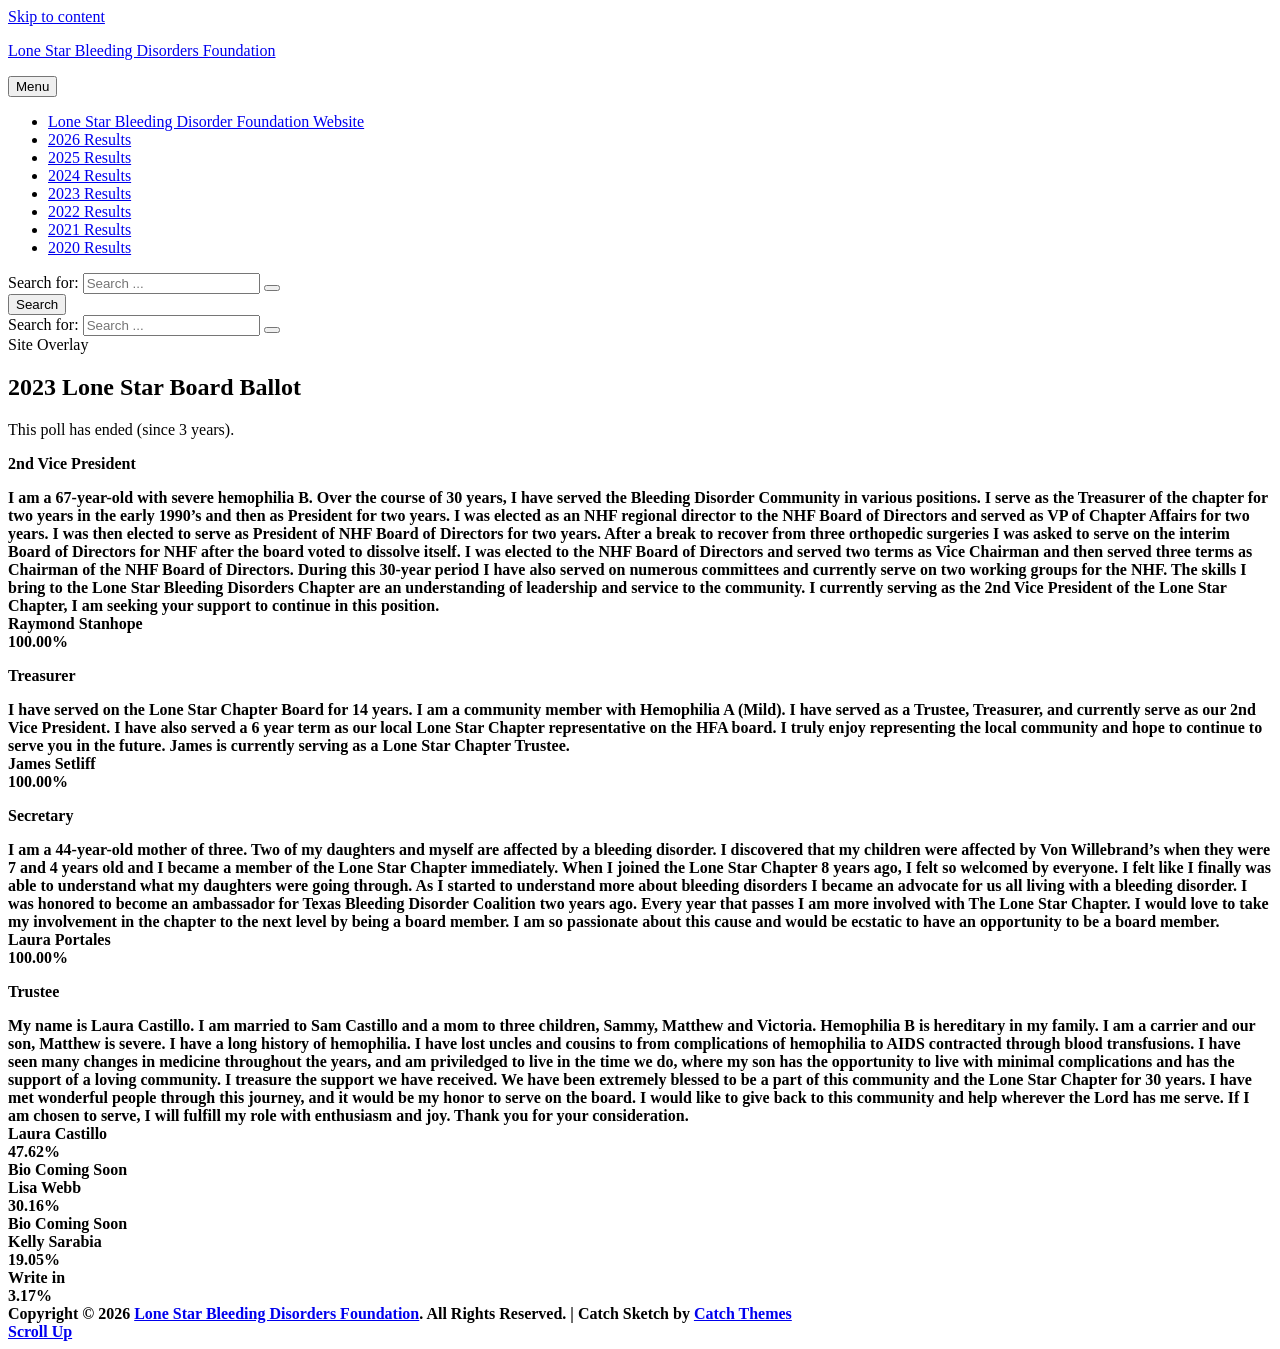
<file: raw/2023.html>
<!DOCTYPE html>
<html lang="en-US">
<head>
	<meta charset="UTF-8">
	<meta name="viewport" content="width=device-width, initial-scale=1">
	<link rel="profile" href="http://gmpg.org/xfn/11">

	<meta property="og:image" content="https://www.lonestarballot.org/wp-content/plugins/totalpoll/assets/dist/images/poll/no-preview.png" />
<title>2023 Lone Star Board Ballot &#8211; Lone Star Bleeding Disorders Foundation</title>
<meta name='robots' content='max-image-preview:large' />
	<style>img:is([sizes="auto" i], [sizes^="auto," i]) { contain-intrinsic-size: 3000px 1500px }</style>
	<link rel='dns-prefetch' href='//www.lonestarballot.org' />
<link rel='dns-prefetch' href='//fonts.googleapis.com' />
<link href='https://fonts.gstatic.com' crossorigin rel='preconnect' />
<link rel="alternate" type="application/rss+xml" title="Lone Star Bleeding Disorders Foundation &raquo; Feed" href="https://www.lonestarballot.org/feed/" />
<link rel="alternate" type="application/rss+xml" title="Lone Star Bleeding Disorders Foundation &raquo; Comments Feed" href="https://www.lonestarballot.org/comments/feed/" />
<script type="text/javascript">
/* <![CDATA[ */
window._wpemojiSettings = {"baseUrl":"https:\/\/s.w.org\/images\/core\/emoji\/16.0.1\/72x72\/","ext":".png","svgUrl":"https:\/\/s.w.org\/images\/core\/emoji\/16.0.1\/svg\/","svgExt":".svg","source":{"concatemoji":"https:\/\/www.lonestarballot.org\/wp-includes\/js\/wp-emoji-release.min.js?ver=6.8.11"}};
/*! This file is auto-generated */
!function(s,n){var o,i,e;function c(e){try{var t={supportTests:e,timestamp:(new Date).valueOf()};sessionStorage.setItem(o,JSON.stringify(t))}catch(e){}}function p(e,t,n){e.clearRect(0,0,e.canvas.width,e.canvas.height),e.fillText(t,0,0);var t=new Uint32Array(e.getImageData(0,0,e.canvas.width,e.canvas.height).data),a=(e.clearRect(0,0,e.canvas.width,e.canvas.height),e.fillText(n,0,0),new Uint32Array(e.getImageData(0,0,e.canvas.width,e.canvas.height).data));return t.every(function(e,t){return e===a[t]})}function u(e,t){e.clearRect(0,0,e.canvas.width,e.canvas.height),e.fillText(t,0,0);for(var n=e.getImageData(16,16,1,1),a=0;a<n.data.length;a++)if(0!==n.data[a])return!1;return!0}function f(e,t,n,a){switch(t){case"flag":return n(e,"\ud83c\udff3\ufe0f\u200d\u26a7\ufe0f","\ud83c\udff3\ufe0f\u200b\u26a7\ufe0f")?!1:!n(e,"\ud83c\udde8\ud83c\uddf6","\ud83c\udde8\u200b\ud83c\uddf6")&&!n(e,"\ud83c\udff4\udb40\udc67\udb40\udc62\udb40\udc65\udb40\udc6e\udb40\udc67\udb40\udc7f","\ud83c\udff4\u200b\udb40\udc67\u200b\udb40\udc62\u200b\udb40\udc65\u200b\udb40\udc6e\u200b\udb40\udc67\u200b\udb40\udc7f");case"emoji":return!a(e,"\ud83e\udedf")}return!1}function g(e,t,n,a){var r="undefined"!=typeof WorkerGlobalScope&&self instanceof WorkerGlobalScope?new OffscreenCanvas(300,150):s.createElement("canvas"),o=r.getContext("2d",{willReadFrequently:!0}),i=(o.textBaseline="top",o.font="600 32px Arial",{});return e.forEach(function(e){i[e]=t(o,e,n,a)}),i}function t(e){var t=s.createElement("script");t.src=e,t.defer=!0,s.head.appendChild(t)}"undefined"!=typeof Promise&&(o="wpEmojiSettingsSupports",i=["flag","emoji"],n.supports={everything:!0,everythingExceptFlag:!0},e=new Promise(function(e){s.addEventListener("DOMContentLoaded",e,{once:!0})}),new Promise(function(t){var n=function(){try{var e=JSON.parse(sessionStorage.getItem(o));if("object"==typeof e&&"number"==typeof e.timestamp&&(new Date).valueOf()<e.timestamp+604800&&"object"==typeof e.supportTests)return e.supportTests}catch(e){}return null}();if(!n){if("undefined"!=typeof Worker&&"undefined"!=typeof OffscreenCanvas&&"undefined"!=typeof URL&&URL.createObjectURL&&"undefined"!=typeof Blob)try{var e="postMessage("+g.toString()+"("+[JSON.stringify(i),f.toString(),p.toString(),u.toString()].join(",")+"));",a=new Blob([e],{type:"text/javascript"}),r=new Worker(URL.createObjectURL(a),{name:"wpTestEmojiSupports"});return void(r.onmessage=function(e){c(n=e.data),r.terminate(),t(n)})}catch(e){}c(n=g(i,f,p,u))}t(n)}).then(function(e){for(var t in e)n.supports[t]=e[t],n.supports.everything=n.supports.everything&&n.supports[t],"flag"!==t&&(n.supports.everythingExceptFlag=n.supports.everythingExceptFlag&&n.supports[t]);n.supports.everythingExceptFlag=n.supports.everythingExceptFlag&&!n.supports.flag,n.DOMReady=!1,n.readyCallback=function(){n.DOMReady=!0}}).then(function(){return e}).then(function(){var e;n.supports.everything||(n.readyCallback(),(e=n.source||{}).concatemoji?t(e.concatemoji):e.wpemoji&&e.twemoji&&(t(e.twemoji),t(e.wpemoji)))}))}((window,document),window._wpemojiSettings);
/* ]]> */
</script>
<style id='wp-emoji-styles-inline-css' type='text/css'>

	img.wp-smiley, img.emoji {
		display: inline !important;
		border: none !important;
		box-shadow: none !important;
		height: 1em !important;
		width: 1em !important;
		margin: 0 0.07em !important;
		vertical-align: -0.1em !important;
		background: none !important;
		padding: 0 !important;
	}
</style>
<link rel='stylesheet' id='wp-block-library-css' href='https://www.lonestarballot.org/wp-includes/css/dist/block-library/style.min.css?ver=6.8.11' type='text/css' media='all' />
<style id='classic-theme-styles-inline-css' type='text/css'>
/*! This file is auto-generated */
.wp-block-button__link{color:#fff;background-color:#32373c;border-radius:9999px;box-shadow:none;text-decoration:none;padding:calc(.667em + 2px) calc(1.333em + 2px);font-size:1.125em}.wp-block-file__button{background:#32373c;color:#fff;text-decoration:none}
</style>
<style id='global-styles-inline-css' type='text/css'>
:root{--wp--preset--aspect-ratio--square: 1;--wp--preset--aspect-ratio--4-3: 4/3;--wp--preset--aspect-ratio--3-4: 3/4;--wp--preset--aspect-ratio--3-2: 3/2;--wp--preset--aspect-ratio--2-3: 2/3;--wp--preset--aspect-ratio--16-9: 16/9;--wp--preset--aspect-ratio--9-16: 9/16;--wp--preset--color--black: #000000;--wp--preset--color--cyan-bluish-gray: #abb8c3;--wp--preset--color--white: #ffffff;--wp--preset--color--pale-pink: #f78da7;--wp--preset--color--vivid-red: #cf2e2e;--wp--preset--color--luminous-vivid-orange: #ff6900;--wp--preset--color--luminous-vivid-amber: #fcb900;--wp--preset--color--light-green-cyan: #7bdcb5;--wp--preset--color--vivid-green-cyan: #00d084;--wp--preset--color--pale-cyan-blue: #8ed1fc;--wp--preset--color--vivid-cyan-blue: #0693e3;--wp--preset--color--vivid-purple: #9b51e0;--wp--preset--color--medium-black: #333333;--wp--preset--color--gray: #999999;--wp--preset--color--light-gray: #f6f6f6;--wp--preset--color--yellow: #e87785;--wp--preset--gradient--vivid-cyan-blue-to-vivid-purple: linear-gradient(135deg,rgba(6,147,227,1) 0%,rgb(155,81,224) 100%);--wp--preset--gradient--light-green-cyan-to-vivid-green-cyan: linear-gradient(135deg,rgb(122,220,180) 0%,rgb(0,208,130) 100%);--wp--preset--gradient--luminous-vivid-amber-to-luminous-vivid-orange: linear-gradient(135deg,rgba(252,185,0,1) 0%,rgba(255,105,0,1) 100%);--wp--preset--gradient--luminous-vivid-orange-to-vivid-red: linear-gradient(135deg,rgba(255,105,0,1) 0%,rgb(207,46,46) 100%);--wp--preset--gradient--very-light-gray-to-cyan-bluish-gray: linear-gradient(135deg,rgb(238,238,238) 0%,rgb(169,184,195) 100%);--wp--preset--gradient--cool-to-warm-spectrum: linear-gradient(135deg,rgb(74,234,220) 0%,rgb(151,120,209) 20%,rgb(207,42,186) 40%,rgb(238,44,130) 60%,rgb(251,105,98) 80%,rgb(254,248,76) 100%);--wp--preset--gradient--blush-light-purple: linear-gradient(135deg,rgb(255,206,236) 0%,rgb(152,150,240) 100%);--wp--preset--gradient--blush-bordeaux: linear-gradient(135deg,rgb(254,205,165) 0%,rgb(254,45,45) 50%,rgb(107,0,62) 100%);--wp--preset--gradient--luminous-dusk: linear-gradient(135deg,rgb(255,203,112) 0%,rgb(199,81,192) 50%,rgb(65,88,208) 100%);--wp--preset--gradient--pale-ocean: linear-gradient(135deg,rgb(255,245,203) 0%,rgb(182,227,212) 50%,rgb(51,167,181) 100%);--wp--preset--gradient--electric-grass: linear-gradient(135deg,rgb(202,248,128) 0%,rgb(113,206,126) 100%);--wp--preset--gradient--midnight: linear-gradient(135deg,rgb(2,3,129) 0%,rgb(40,116,252) 100%);--wp--preset--font-size--small: 14px;--wp--preset--font-size--medium: 20px;--wp--preset--font-size--large: 42px;--wp--preset--font-size--x-large: 42px;--wp--preset--font-size--normal: 16px;--wp--preset--font-size--huge: 56px;--wp--preset--spacing--20: 0.44rem;--wp--preset--spacing--30: 0.67rem;--wp--preset--spacing--40: 1rem;--wp--preset--spacing--50: 1.5rem;--wp--preset--spacing--60: 2.25rem;--wp--preset--spacing--70: 3.38rem;--wp--preset--spacing--80: 5.06rem;--wp--preset--shadow--natural: 6px 6px 9px rgba(0, 0, 0, 0.2);--wp--preset--shadow--deep: 12px 12px 50px rgba(0, 0, 0, 0.4);--wp--preset--shadow--sharp: 6px 6px 0px rgba(0, 0, 0, 0.2);--wp--preset--shadow--outlined: 6px 6px 0px -3px rgba(255, 255, 255, 1), 6px 6px rgba(0, 0, 0, 1);--wp--preset--shadow--crisp: 6px 6px 0px rgba(0, 0, 0, 1);}:where(.is-layout-flex){gap: 0.5em;}:where(.is-layout-grid){gap: 0.5em;}body .is-layout-flex{display: flex;}.is-layout-flex{flex-wrap: wrap;align-items: center;}.is-layout-flex > :is(*, div){margin: 0;}body .is-layout-grid{display: grid;}.is-layout-grid > :is(*, div){margin: 0;}:where(.wp-block-columns.is-layout-flex){gap: 2em;}:where(.wp-block-columns.is-layout-grid){gap: 2em;}:where(.wp-block-post-template.is-layout-flex){gap: 1.25em;}:where(.wp-block-post-template.is-layout-grid){gap: 1.25em;}.has-black-color{color: var(--wp--preset--color--black) !important;}.has-cyan-bluish-gray-color{color: var(--wp--preset--color--cyan-bluish-gray) !important;}.has-white-color{color: var(--wp--preset--color--white) !important;}.has-pale-pink-color{color: var(--wp--preset--color--pale-pink) !important;}.has-vivid-red-color{color: var(--wp--preset--color--vivid-red) !important;}.has-luminous-vivid-orange-color{color: var(--wp--preset--color--luminous-vivid-orange) !important;}.has-luminous-vivid-amber-color{color: var(--wp--preset--color--luminous-vivid-amber) !important;}.has-light-green-cyan-color{color: var(--wp--preset--color--light-green-cyan) !important;}.has-vivid-green-cyan-color{color: var(--wp--preset--color--vivid-green-cyan) !important;}.has-pale-cyan-blue-color{color: var(--wp--preset--color--pale-cyan-blue) !important;}.has-vivid-cyan-blue-color{color: var(--wp--preset--color--vivid-cyan-blue) !important;}.has-vivid-purple-color{color: var(--wp--preset--color--vivid-purple) !important;}.has-black-background-color{background-color: var(--wp--preset--color--black) !important;}.has-cyan-bluish-gray-background-color{background-color: var(--wp--preset--color--cyan-bluish-gray) !important;}.has-white-background-color{background-color: var(--wp--preset--color--white) !important;}.has-pale-pink-background-color{background-color: var(--wp--preset--color--pale-pink) !important;}.has-vivid-red-background-color{background-color: var(--wp--preset--color--vivid-red) !important;}.has-luminous-vivid-orange-background-color{background-color: var(--wp--preset--color--luminous-vivid-orange) !important;}.has-luminous-vivid-amber-background-color{background-color: var(--wp--preset--color--luminous-vivid-amber) !important;}.has-light-green-cyan-background-color{background-color: var(--wp--preset--color--light-green-cyan) !important;}.has-vivid-green-cyan-background-color{background-color: var(--wp--preset--color--vivid-green-cyan) !important;}.has-pale-cyan-blue-background-color{background-color: var(--wp--preset--color--pale-cyan-blue) !important;}.has-vivid-cyan-blue-background-color{background-color: var(--wp--preset--color--vivid-cyan-blue) !important;}.has-vivid-purple-background-color{background-color: var(--wp--preset--color--vivid-purple) !important;}.has-black-border-color{border-color: var(--wp--preset--color--black) !important;}.has-cyan-bluish-gray-border-color{border-color: var(--wp--preset--color--cyan-bluish-gray) !important;}.has-white-border-color{border-color: var(--wp--preset--color--white) !important;}.has-pale-pink-border-color{border-color: var(--wp--preset--color--pale-pink) !important;}.has-vivid-red-border-color{border-color: var(--wp--preset--color--vivid-red) !important;}.has-luminous-vivid-orange-border-color{border-color: var(--wp--preset--color--luminous-vivid-orange) !important;}.has-luminous-vivid-amber-border-color{border-color: var(--wp--preset--color--luminous-vivid-amber) !important;}.has-light-green-cyan-border-color{border-color: var(--wp--preset--color--light-green-cyan) !important;}.has-vivid-green-cyan-border-color{border-color: var(--wp--preset--color--vivid-green-cyan) !important;}.has-pale-cyan-blue-border-color{border-color: var(--wp--preset--color--pale-cyan-blue) !important;}.has-vivid-cyan-blue-border-color{border-color: var(--wp--preset--color--vivid-cyan-blue) !important;}.has-vivid-purple-border-color{border-color: var(--wp--preset--color--vivid-purple) !important;}.has-vivid-cyan-blue-to-vivid-purple-gradient-background{background: var(--wp--preset--gradient--vivid-cyan-blue-to-vivid-purple) !important;}.has-light-green-cyan-to-vivid-green-cyan-gradient-background{background: var(--wp--preset--gradient--light-green-cyan-to-vivid-green-cyan) !important;}.has-luminous-vivid-amber-to-luminous-vivid-orange-gradient-background{background: var(--wp--preset--gradient--luminous-vivid-amber-to-luminous-vivid-orange) !important;}.has-luminous-vivid-orange-to-vivid-red-gradient-background{background: var(--wp--preset--gradient--luminous-vivid-orange-to-vivid-red) !important;}.has-very-light-gray-to-cyan-bluish-gray-gradient-background{background: var(--wp--preset--gradient--very-light-gray-to-cyan-bluish-gray) !important;}.has-cool-to-warm-spectrum-gradient-background{background: var(--wp--preset--gradient--cool-to-warm-spectrum) !important;}.has-blush-light-purple-gradient-background{background: var(--wp--preset--gradient--blush-light-purple) !important;}.has-blush-bordeaux-gradient-background{background: var(--wp--preset--gradient--blush-bordeaux) !important;}.has-luminous-dusk-gradient-background{background: var(--wp--preset--gradient--luminous-dusk) !important;}.has-pale-ocean-gradient-background{background: var(--wp--preset--gradient--pale-ocean) !important;}.has-electric-grass-gradient-background{background: var(--wp--preset--gradient--electric-grass) !important;}.has-midnight-gradient-background{background: var(--wp--preset--gradient--midnight) !important;}.has-small-font-size{font-size: var(--wp--preset--font-size--small) !important;}.has-medium-font-size{font-size: var(--wp--preset--font-size--medium) !important;}.has-large-font-size{font-size: var(--wp--preset--font-size--large) !important;}.has-x-large-font-size{font-size: var(--wp--preset--font-size--x-large) !important;}
:where(.wp-block-post-template.is-layout-flex){gap: 1.25em;}:where(.wp-block-post-template.is-layout-grid){gap: 1.25em;}
:where(.wp-block-columns.is-layout-flex){gap: 2em;}:where(.wp-block-columns.is-layout-grid){gap: 2em;}
:root :where(.wp-block-pullquote){font-size: 1.5em;line-height: 1.6;}
</style>
<link rel='stylesheet' id='catch-sketch-fonts-css' href='https://fonts.googleapis.com/css?family=Rubik%3A300%2C400%2C500%2C700%2C900%7CRoboto%3A300%2C400%2C500%2C700%2C900%7CEB+Garamond%3A300%2C400%2C500%2C700%2C900&#038;subset=latin%2Clatin-ext' type='text/css' media='all' />
<link rel='stylesheet' id='font-awesome-css' href='https://www.lonestarballot.org/wp-content/themes/catch-sketch/assets/css/font-awesome/css/font-awesome.css?ver=4.7.0' type='text/css' media='all' />
<link rel='stylesheet' id='catch-sketch-style-css' href='https://www.lonestarballot.org/wp-content/themes/catch-sketch/style.css?ver=20211121-144952' type='text/css' media='all' />
<style id='catch-sketch-style-inline-css' type='text/css'>
.testimonials-content-wrapper {
			background-image: url("https://www.lonestarballot.org/wp-content/themes/catch-sketch/assets/images/testimonial-bg.png");
			background-attachment: scroll;
			background-repeat: no-repeat;
			background-size: cover;
			background-position: center center;
		}
.custom-header:after { background-color: rgba(0, 0, 0, 0); } 
</style>
<link rel='stylesheet' id='catch-sketch-block-style-css' href='https://www.lonestarballot.org/wp-content/themes/catch-sketch/assets/css/blocks.css?ver=1.0' type='text/css' media='all' />
<script type="text/javascript" src="https://www.lonestarballot.org/wp-includes/js/jquery/jquery.min.js?ver=3.7.1" id="jquery-core-js"></script>
<script type="text/javascript" src="https://www.lonestarballot.org/wp-includes/js/jquery/jquery-migrate.min.js?ver=3.4.1" id="jquery-migrate-js"></script>
<link rel="https://api.w.org/" href="https://www.lonestarballot.org/wp-json/" /><link rel="EditURI" type="application/rsd+xml" title="RSD" href="https://www.lonestarballot.org/xmlrpc.php?rsd" />
<meta name="generator" content="WordPress 6.8.11" />
<link rel="canonical" href="https://www.lonestarballot.org/poll/2023-lone-star-board-ballot/" />
<link rel='shortlink' href='https://www.lonestarballot.org/?p=121' />
<link rel="alternate" title="oEmbed (JSON)" type="application/json+oembed" href="https://www.lonestarballot.org/wp-json/oembed/1.0/embed?url=https%3A%2F%2Fwww.lonestarballot.org%2Fpoll%2F2023-lone-star-board-ballot%2F" />
<link rel="alternate" title="oEmbed (XML)" type="text/xml+oembed" href="https://www.lonestarballot.org/wp-json/oembed/1.0/embed?url=https%3A%2F%2Fwww.lonestarballot.org%2Fpoll%2F2023-lone-star-board-ballot%2F&#038;format=xml" />
		<style type="text/css">
					.site-title a,
			.site-description {
				color: ##000000;
			}
				</style>
				<style type="text/css" id="wp-custom-css">
			.navigation.post-navigation {
	display: none;
}		</style>
		</head>

<body class="wp-singular poll-template-default single single-poll postid-121 wp-embed-responsive wp-theme-catch-sketch navigation-default fluid-layout no-header-media-image no-header-media-text no-featured-slider content-has-padding-top color-scheme-default">

	
	<div id="page" class="site">
		<a class="skip-link screen-reader-text" href="#content">Skip to content</a>

		<header id="masthead" class="site-header">
			<div class="wrapper">
				<div class="site-header-main">
					<div class="site-branding">
	
	<div class="site-identity">
					<p class="site-title"><a href="https://www.lonestarballot.org/" rel="home">Lone Star Bleeding Disorders Foundation</a></p>
		
			</div>
</div><!-- .site-branding -->

					<div id="site-header-menu" class="site-header-menu">
	<div id="primary-menu-wrapper" class="menu-wrapper">

		<div class="header-overlay"></div>

		<div class="menu-toggle-wrapper">
			<button id="menu-toggle" class="menu-toggle" aria-controls="top-menu" aria-expanded="false">
				<div class="menu-bars">
					<div class="bars bar1"></div>
	  				<div class="bars bar2"></div>
	  				<div class="bars bar3"></div>
  				</div>
				<span class="menu-label">Menu</span>
			</button>
		</div><!-- .menu-toggle-wrapper -->

		<div class="menu-inside-wrapper">
			
					<nav id="site-navigation" class="main-navigation" role="navigation" aria-label="Primary Menu">
		<ul id="primary-menu" class="menu nav-menu"><li id="menu-item-15" class="menu-item menu-item-type-custom menu-item-object-custom menu-item-15"><a href="http://lonestarhemophilia.org/">Lone Star Bleeding Disorder Foundation Website</a></li>
<li id="menu-item-208" class="menu-item menu-item-type-custom menu-item-object-custom menu-item-208"><a href="https://www.lonestarballot.org/poll/2026-lone-star-board-ballot/">2026 Results</a></li>
<li id="menu-item-160" class="menu-item menu-item-type-custom menu-item-object-custom menu-item-160"><a href="https://www.lonestarballot.org/poll/2025-lone-star-board-ballot/">2025 Results</a></li>
<li id="menu-item-151" class="menu-item menu-item-type-custom menu-item-object-custom menu-item-151"><a href="https://www.lonestarballot.org/poll/2024-lone-star-board-ballot/">2024 Results</a></li>
<li id="menu-item-141" class="menu-item menu-item-type-custom menu-item-object-custom current-menu-item menu-item-141"><a href="https://www.lonestarballot.org/poll/2023-lone-star-board-ballot/" aria-current="page">2023 Results</a></li>
<li id="menu-item-119" class="menu-item menu-item-type-custom menu-item-object-custom menu-item-119"><a href="https://www.lonestarballot.org/poll/2022-lone-star-board-ballot/">2022 Results</a></li>
<li id="menu-item-88" class="menu-item menu-item-type-custom menu-item-object-custom menu-item-88"><a href="https://www.lonestarballot.org/poll/2021-lone-star-board-ballot/">2021 Results</a></li>
<li id="menu-item-70" class="menu-item menu-item-type-custom menu-item-object-custom menu-item-70"><a href="https://www.lonestarballot.org/poll/2020-board/">2020 Results</a></li>
</ul>
	</nav><!-- .main-navigation -->

					<div class="mobile-social-search">
						<div class="search-container">
							

<form role="search" method="get" class="search-form" action="https://www.lonestarballot.org/">
	<label for="search-form-6ada5bfc6a784">
		<span class="screen-reader-text">Search for:</span>
	</label>
	<input type="search" id="search-form-6ada5bfc6a784" class="search-field" placeholder="Search ..." value="" name="s" title="Search for:">

	<button type="submit" class="search-submit fa fa-search"></button>
</form>
						</div>
					</div><!-- .mobile-social-search -->
		</div><!-- .menu-inside-wrapper -->
	</div><!-- #primary-menu-wrapper.menu-wrapper -->

	<div class="search-social-container">
		<div id="primary-search-wrapper" class="menu-wrapper">
			<div class="menu-toggle-wrapper">
				<button id="social-search-toggle" class="menu-toggle">
					<span class="menu-label screen-reader-text">Search</span>
				</button>
			</div><!-- .menu-toggle-wrapper -->

			<div class="menu-inside-wrapper">
				<div class="search-container">
					

<form role="search" method="get" class="search-form" action="https://www.lonestarballot.org/">
	<label for="search-form-6ada5bfc6a83c">
		<span class="screen-reader-text">Search for:</span>
	</label>
	<input type="search" id="search-form-6ada5bfc6a83c" class="search-field" placeholder="Search ..." value="" name="s" title="Search for:">

	<button type="submit" class="search-submit fa fa-search"></button>
</form>
				</div>
			</div><!-- .menu-inside-wrapper -->
		</div><!-- #social-search-wrapper.menu-wrapper -->
	</div> <!-- .search-social-container -->

	
	</div><!-- .site-header-menu -->




				</div> <!-- .site-header-main -->

				<!-- <div id="header-navigation-area">
									</div> --> <!-- #header-navigation-area -->

			</div> <!-- .wrapper -->
		</header><!-- #masthead -->

		<div class="below-site-header">

			<div class="site-overlay"><span class="screen-reader-text">Site Overlay</span></div>

			







			<div id="content" class="site-content section">
				<div class="wrapper">

	<div id="primary" class="content-area">
			<main id="main" class="site-main">
				<div class="singular-content-wrap">
					
<article id="post-121" class="post-121 poll type-poll status-publish hentry">
	<!-- Page/Post Single Image Disabled -->
	<div class="entry-container">
		
		<header class="entry-header">
			<h1 class="entry-title">2023 Lone Star Board Ballot</h1>
					</header><!-- .entry-header -->

		
		<div class="entry-content">
			<div id="totalpoll" class="totalpoll-wrapper totalpoll-uid-2e21fe0b6d537996d47c3d4b16d0e3cc is-ltr is-screen-results" totalpoll="121" totalpoll-uid="2e21fe0b6d537996d47c3d4b16d0e3cc" totalpoll-screen="results" totalpoll-ajax-url="https://www.lonestarballot.org/wp-admin/admin-ajax.php?action=totalpoll&totalpoll%5BpollId%5D=121&totalpoll%5Baction%5D=view&totalpoll%5Bscreen%5D=results"><script type="text/totalpoll-config" totalpoll-config="121">{"ajaxEndpoint":"https:\/\/www.lonestarballot.org\/wp-admin\/admin-ajax.php?action=totalpoll","behaviours":{"ajax":true,"scrollUp":true,"async":false},"effects":{"transition":"fade","duration":"500"},"i18n":{"Previous":"Previous","Next":"Next","of":"of","Something went wrong! Please try again.":"Something went wrong! Please try again."}}</script><link rel='stylesheet' id='totalpoll-poll-2e21fe0b6d537996d47c3d4b16d0e3cc-css' href='https://www.lonestarballot.org/wp-content/cache/totalpoll/css/2e21fe0b6d537996d47c3d4b16d0e3cc.css?ver=6.8.11' type='text/css' media='all' />
<div id="totalpoll-poll-121" class="totalpoll-container"><form action="" enctype="multipart/form-data" class="totalpoll-form" method="POST" novalidate="novalidate">    <div class="totalpoll-message totalpoll-message-error">This poll has ended (since 3 years).</div>
<div style="visibility: hidden; position: absolute; width: 0px; height: 0px;">
    <svg id="totalpoll-check-icon" xmlns="http://www.w3.org/2000/svg" width="24" height="24" viewBox="0 0 24 24">
        <path d="M0,0H24V24H0Z" fill="none"/>
        <path d="M9,15.1999l-4.2-4.2L2.3999,13.4,9,20.0001,22.0001,7,19.6,4.5999Z"/>
    </svg>
</div>    <div class="totalpoll-questions">
		<div class="totalpoll-question" >
    <div class="totalpoll-question-container">
        <div class="totalpoll-question-content" >
			<p><strong>2nd Vice President</p>
        </div>

        <div class="totalpoll-question-choices">
												<div class="totalpoll-question-choices-item totalpoll-question-choices-item-results totalpoll-question-choices-item-type-html" >
    <div class="totalpoll-question-choices-item-container">
		            <div class="totalpoll-question-choices-item-content-container">
                <div class="totalpoll-question-choices-item-content">
											I am a 67-year-old with severe hemophilia B. Over the course of 30 years, I have served the Bleeding Disorder Community in various positions. I serve as the Treasurer of the chapter for two years in the early 1990’s and then as President for two years. I was elected as an NHF regional director to the NHF Board of Directors and served as VP of Chapter Affairs for two years. I was then elected to serve as President of NHF Board of Directors for two years. After a break to recover from three orthopedic surgeries I was asked to serve on the interim Board of Directors for NHF after the board voted to dissolve itself. I was elected to the NHF Board of Directors and served two terms as Vice Chairman and then served three terms as Chairman of the NHF Board of Directors. During this 30-year period I have also served on numerous committees and currently serve on two working groups for the NHF. The skills I bring to the Lone Star Bleeding Disorders Chapter are an understanding of leadership and service to the community. I currently serving as the 2nd Vice President of the Lone Star Chapter, I am seeking your support to continue in this position.					                </div>
            </div>
		        <div class="totalpoll-question-choices-item-label">
            <span >Raymond Stanhope</span>
            <div class="totalpoll-question-choices-item-votes">
                <div class="totalpoll-question-choices-item-votes-bar" style="width: 100.00%"></div>
                <div class="totalpoll-question-choices-item-votes-text ">100.00%</div>
            </div>
        </div>
    </div>
</div>
							        </div>
    </div>
</div>
<div class="totalpoll-question" >
    <div class="totalpoll-question-container">
        <div class="totalpoll-question-content" >
			<p><strong>Treasurer</p>
        </div>

        <div class="totalpoll-question-choices">
												<div class="totalpoll-question-choices-item totalpoll-question-choices-item-results totalpoll-question-choices-item-type-html" >
    <div class="totalpoll-question-choices-item-container">
		            <div class="totalpoll-question-choices-item-content-container">
                <div class="totalpoll-question-choices-item-content">
											I have served on the Lone Star Chapter Board for 14 years. I am a community member with Hemophilia A (Mild). I have served as a Trustee, Treasurer, and currently serve as our 2nd Vice President. I have also served a 6 year term as our local Lone Star Chapter representative on the HFA board. I truly enjoy representing the local community and hope to continue to serve you in the future.

James is currently serving as a Lone Star Chapter Trustee.					                </div>
            </div>
		        <div class="totalpoll-question-choices-item-label">
            <span >James Setliff</span>
            <div class="totalpoll-question-choices-item-votes">
                <div class="totalpoll-question-choices-item-votes-bar" style="width: 100.00%"></div>
                <div class="totalpoll-question-choices-item-votes-text ">100.00%</div>
            </div>
        </div>
    </div>
</div>
							        </div>
    </div>
</div>
<div class="totalpoll-question" >
    <div class="totalpoll-question-container">
        <div class="totalpoll-question-content" >
			<p><strong> Secretary</p>
        </div>

        <div class="totalpoll-question-choices">
												<div class="totalpoll-question-choices-item totalpoll-question-choices-item-results totalpoll-question-choices-item-type-html" >
    <div class="totalpoll-question-choices-item-container">
		            <div class="totalpoll-question-choices-item-content-container">
                <div class="totalpoll-question-choices-item-content">
											I am a 44-year-old mother of three. Two of my daughters and myself are affected by a bleeding disorder. I discovered that my children were affected by Von Willebrand’s when they were 7 and 4 years old and I became a member of the Lone Star Chapter immediately. When I joined the Lone Star Chapter 8 years ago, I felt so welcomed by everyone. I felt like I finally was able to understand what my daughters were going through. As I started to understand more about bleeding disorders I became an advocate for us all living with a bleeding disorder. I was honored to become an ambassador for Texas Bleeding Disorder Coalition two years ago. Every year that passes I am more involved with The Lone Star Chapter. I would love to take my involvement in the chapter to the next level by being a board member. I am so passionate about this cause and would be ecstatic to have an opportunity to be a board member.					                </div>
            </div>
		        <div class="totalpoll-question-choices-item-label">
            <span >Laura Portales</span>
            <div class="totalpoll-question-choices-item-votes">
                <div class="totalpoll-question-choices-item-votes-bar" style="width: 100.00%"></div>
                <div class="totalpoll-question-choices-item-votes-text ">100.00%</div>
            </div>
        </div>
    </div>
</div>
							        </div>
    </div>
</div>
<div class="totalpoll-question" >
    <div class="totalpoll-question-container">
        <div class="totalpoll-question-content" >
			<p><strong>Trustee</p>
        </div>

        <div class="totalpoll-question-choices">
												<div class="totalpoll-question-choices-item totalpoll-question-choices-item-results totalpoll-question-choices-item-type-html" >
    <div class="totalpoll-question-choices-item-container">
		            <div class="totalpoll-question-choices-item-content-container">
                <div class="totalpoll-question-choices-item-content">
											My name is Laura Castillo.  I am married to Sam Castillo and a mom to three children, Sammy, Matthew and Victoria.  Hemophilia B is hereditary in my family.  I am a carrier and our son, Matthew is  severe. I have a long history of hemophilia.  I have lost uncles and cousins to from complications of hemophilia to AIDS contracted through blood transfusions.  I have seen many changes in medicine throughout the years, and am priviledged to live in  the time we do, where my son has the opportunity to live with minimal complications and has the support of a loving community.  I treasure the support we have received.    We have been extremely blessed to be a part of this community and the Lone Star Chapter for 30 years.  I have met wonderful people through this journey, and it would be my honor to serve on the board.  I would like to give back to this community and help wherever the Lord has me serve.  If I am chosen to serve, I will fulfill my role with enthusiasm and joy.  Thank you for your consideration.					                </div>
            </div>
		        <div class="totalpoll-question-choices-item-label">
            <span ><strong>Laura Castillo</span>
            <div class="totalpoll-question-choices-item-votes">
                <div class="totalpoll-question-choices-item-votes-bar" style="width: 47.62%"></div>
                <div class="totalpoll-question-choices-item-votes-text ">47.62%</div>
            </div>
        </div>
    </div>
</div>
																<div class="totalpoll-question-choices-item totalpoll-question-choices-item-results totalpoll-question-choices-item-type-html" >
    <div class="totalpoll-question-choices-item-container">
		            <div class="totalpoll-question-choices-item-content-container">
                <div class="totalpoll-question-choices-item-content">
											Bio Coming Soon					                </div>
            </div>
		        <div class="totalpoll-question-choices-item-label">
            <span ><strong>Lisa Webb</span>
            <div class="totalpoll-question-choices-item-votes">
                <div class="totalpoll-question-choices-item-votes-bar" style="width: 30.16%"></div>
                <div class="totalpoll-question-choices-item-votes-text ">30.16%</div>
            </div>
        </div>
    </div>
</div>
																<div class="totalpoll-question-choices-item totalpoll-question-choices-item-results totalpoll-question-choices-item-type-html" >
    <div class="totalpoll-question-choices-item-container">
		            <div class="totalpoll-question-choices-item-content-container">
                <div class="totalpoll-question-choices-item-content">
											Bio Coming Soon					                </div>
            </div>
		        <div class="totalpoll-question-choices-item-label">
            <span ><strong>Kelly Sarabia</span>
            <div class="totalpoll-question-choices-item-votes">
                <div class="totalpoll-question-choices-item-votes-bar" style="width: 19.05%"></div>
                <div class="totalpoll-question-choices-item-votes-text ">19.05%</div>
            </div>
        </div>
    </div>
</div>
																<div class="totalpoll-question-choices-item totalpoll-question-choices-item-results totalpoll-question-choices-item-type-text" >
    <div class="totalpoll-question-choices-item-container">
		        <div class="totalpoll-question-choices-item-label">
            <span >Write in</span>
            <div class="totalpoll-question-choices-item-votes">
                <div class="totalpoll-question-choices-item-votes-bar" style="width: 3.17%"></div>
                <div class="totalpoll-question-choices-item-votes-text ">3.17%</div>
            </div>
        </div>
    </div>
</div>
							        </div>
    </div>
</div>
    </div>
	<div class="totalpoll-form-hidden-fields">
	<div class="totalpoll-form-page"><div class="totalpoll-form-field-hidden"><div class="totalpoll-form-field totalpoll-form-field-type-hidden totalpoll-column-full"><div class="totalpoll-form-field-wrapper"><input type="hidden" name="totalpoll[screen]" value="results" class="totalpoll-form-field-input"><div class="totalpoll-form-field-errors"></div></div></div></div><div class="totalpoll-form-field-hidden"><div class="totalpoll-form-field totalpoll-form-field-type-hidden totalpoll-column-full"><div class="totalpoll-form-field-wrapper"><input type="hidden" name="totalpoll[pollId]" value="121" class="totalpoll-form-field-input"><div class="totalpoll-form-field-errors"></div></div></div></div><div class="totalpoll-form-field-hidden"><div class="totalpoll-form-field totalpoll-form-field-type-hidden totalpoll-column-full"><div class="totalpoll-form-field-wrapper"><input type="hidden" name="totalpoll[action]" value="" class="totalpoll-form-field-input"><div class="totalpoll-form-field-errors"></div></div></div></div></div></div>
<div class="totalpoll-buttons">
	</div>
</form></div></div>			</div> <!-- .entry-content -->

		<footer class="entry-footer">
			<div class="entry-meta">
							</div><!-- .entry-meta -->
					</footer><!-- .entry-footer -->
	</div> <!-- .entry-container -->
</article><!-- #post- -->





	<nav class="navigation post-navigation" aria-label="Posts">
		<h2 class="screen-reader-text">Post navigation</h2>
		<div class="nav-links"><div class="nav-previous"><a href="https://www.lonestarballot.org/poll/2022-lone-star-board-ballot/" rel="prev"><span class="nav-subtitle">Previous</span><span class="nav-title">2022 Lone Star Board Ballot</span></a></div><div class="nav-next"><a href="https://www.lonestarballot.org/poll/2024-lone-star-board-ballot/" rel="next"><span class="nav-subtitle">Next</span><span class="nav-title">2024 Lone Star Board Ballot</span></a></div></div>
	</nav>				</div> <!--  .singular-content-wrap -->
			</main><!-- #main -->
	</div><!-- #primary -->

			</div><!-- .wrapper -->
		</div><!-- #content -->

		
		<footer id="colophon" class="site-footer">
			

			<div id="site-generator">
	<div class="wrapper">

		
		<div class="site-info">
			Copyright &copy; 2026 <a href="https://www.lonestarballot.org/">Lone Star Bleeding Disorders Foundation</a>. All Rights Reserved.  &#124; Catch Sketch&nbsp;by&nbsp;<a target="_blank" href="https://catchthemes.com/">Catch Themes</a>		</div> <!-- .site-info -->
	</div> <!-- .wrapper -->
</div><!-- #site-generator -->
		</footer><!-- #colophon -->
	</div> <!-- below-site-header -->
</div><!-- #page -->


		<div class="scrollup">
			<a href="#masthead" id="scrollup" class="fa fa-sort-asc" aria-hidden="true"><span class="screen-reader-text">Scroll Up</span></a>
		</div><script type="speculationrules">
{"prefetch":[{"source":"document","where":{"and":[{"href_matches":"\/*"},{"not":{"href_matches":["\/wp-*.php","\/wp-admin\/*","\/wp-content\/uploads\/*","\/wp-content\/*","\/wp-content\/plugins\/*","\/wp-content\/themes\/catch-sketch\/*","\/*\\?(.+)"]}},{"not":{"selector_matches":"a[rel~=\"nofollow\"]"}},{"not":{"selector_matches":".no-prefetch, .no-prefetch a"}}]},"eagerness":"conservative"}]}
</script>
<script type="text/javascript" src="https://www.lonestarballot.org/wp-content/themes/catch-sketch/assets/js/jquery.matchHeight.min.js?ver=20171226" id="jquery-match-height-js"></script>
<script type="text/javascript" id="catch-sketch-custom-script-js-extra">
/* <![CDATA[ */
var catchSketchScreenReaderText = {"expand":"expand child menu","collapse":"collapse child menu"};
/* ]]> */
</script>
<script type="text/javascript" src="https://www.lonestarballot.org/wp-content/themes/catch-sketch/assets/js/custom-scripts.min.js?ver=20171226" id="catch-sketch-custom-script-js"></script>
<script type="text/javascript" src="https://www.lonestarballot.org/wp-content/themes/catch-sketch/assets/js/navigation.min.js?ver=20171226" id="catch-sketch-navigation-js"></script>
<script type="text/javascript" src="https://www.lonestarballot.org/wp-content/themes/catch-sketch/assets/js/skip-link-focus-fix.min.js?ver=20171226" id="catch-sketch-skip-link-focus-fix-js"></script>
<script type="text/javascript" src="https://www.lonestarballot.org/wp-content/plugins/totalpoll/assets/dist/scripts/frontend/totalpoll.js?ver=4.0.8" id="totalpoll-poll-js"></script>
</body>
</html>
</file>
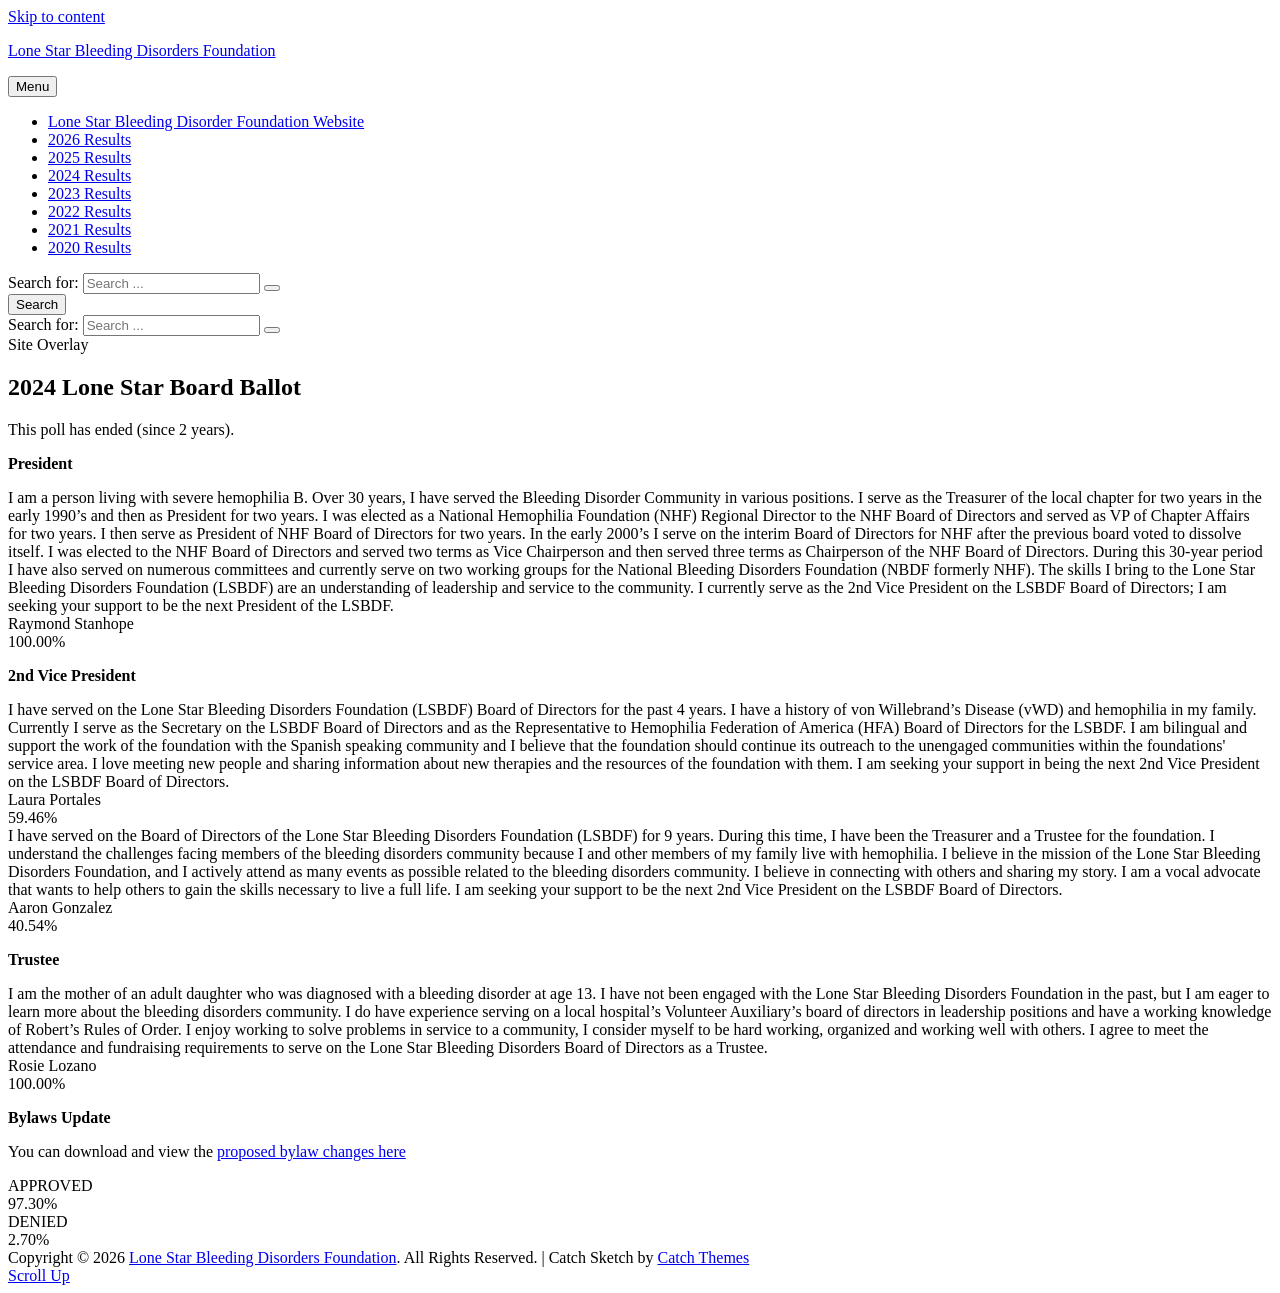
<file: raw/2024.html>
<!DOCTYPE html>
<html lang="en-US">
<head>
	<meta charset="UTF-8">
	<meta name="viewport" content="width=device-width, initial-scale=1">
	<link rel="profile" href="http://gmpg.org/xfn/11">

	<meta property="og:image" content="https://www.lonestarballot.org/wp-content/plugins/totalpoll/assets/dist/images/poll/no-preview.png" />
<title>2024 Lone Star Board Ballot &#8211; Lone Star Bleeding Disorders Foundation</title>
<meta name='robots' content='max-image-preview:large' />
	<style>img:is([sizes="auto" i], [sizes^="auto," i]) { contain-intrinsic-size: 3000px 1500px }</style>
	<link rel='dns-prefetch' href='//www.lonestarballot.org' />
<link rel='dns-prefetch' href='//fonts.googleapis.com' />
<link href='https://fonts.gstatic.com' crossorigin rel='preconnect' />
<link rel="alternate" type="application/rss+xml" title="Lone Star Bleeding Disorders Foundation &raquo; Feed" href="https://www.lonestarballot.org/feed/" />
<link rel="alternate" type="application/rss+xml" title="Lone Star Bleeding Disorders Foundation &raquo; Comments Feed" href="https://www.lonestarballot.org/comments/feed/" />
<script type="text/javascript">
/* <![CDATA[ */
window._wpemojiSettings = {"baseUrl":"https:\/\/s.w.org\/images\/core\/emoji\/16.0.1\/72x72\/","ext":".png","svgUrl":"https:\/\/s.w.org\/images\/core\/emoji\/16.0.1\/svg\/","svgExt":".svg","source":{"concatemoji":"https:\/\/www.lonestarballot.org\/wp-includes\/js\/wp-emoji-release.min.js?ver=6.8.11"}};
/*! This file is auto-generated */
!function(s,n){var o,i,e;function c(e){try{var t={supportTests:e,timestamp:(new Date).valueOf()};sessionStorage.setItem(o,JSON.stringify(t))}catch(e){}}function p(e,t,n){e.clearRect(0,0,e.canvas.width,e.canvas.height),e.fillText(t,0,0);var t=new Uint32Array(e.getImageData(0,0,e.canvas.width,e.canvas.height).data),a=(e.clearRect(0,0,e.canvas.width,e.canvas.height),e.fillText(n,0,0),new Uint32Array(e.getImageData(0,0,e.canvas.width,e.canvas.height).data));return t.every(function(e,t){return e===a[t]})}function u(e,t){e.clearRect(0,0,e.canvas.width,e.canvas.height),e.fillText(t,0,0);for(var n=e.getImageData(16,16,1,1),a=0;a<n.data.length;a++)if(0!==n.data[a])return!1;return!0}function f(e,t,n,a){switch(t){case"flag":return n(e,"\ud83c\udff3\ufe0f\u200d\u26a7\ufe0f","\ud83c\udff3\ufe0f\u200b\u26a7\ufe0f")?!1:!n(e,"\ud83c\udde8\ud83c\uddf6","\ud83c\udde8\u200b\ud83c\uddf6")&&!n(e,"\ud83c\udff4\udb40\udc67\udb40\udc62\udb40\udc65\udb40\udc6e\udb40\udc67\udb40\udc7f","\ud83c\udff4\u200b\udb40\udc67\u200b\udb40\udc62\u200b\udb40\udc65\u200b\udb40\udc6e\u200b\udb40\udc67\u200b\udb40\udc7f");case"emoji":return!a(e,"\ud83e\udedf")}return!1}function g(e,t,n,a){var r="undefined"!=typeof WorkerGlobalScope&&self instanceof WorkerGlobalScope?new OffscreenCanvas(300,150):s.createElement("canvas"),o=r.getContext("2d",{willReadFrequently:!0}),i=(o.textBaseline="top",o.font="600 32px Arial",{});return e.forEach(function(e){i[e]=t(o,e,n,a)}),i}function t(e){var t=s.createElement("script");t.src=e,t.defer=!0,s.head.appendChild(t)}"undefined"!=typeof Promise&&(o="wpEmojiSettingsSupports",i=["flag","emoji"],n.supports={everything:!0,everythingExceptFlag:!0},e=new Promise(function(e){s.addEventListener("DOMContentLoaded",e,{once:!0})}),new Promise(function(t){var n=function(){try{var e=JSON.parse(sessionStorage.getItem(o));if("object"==typeof e&&"number"==typeof e.timestamp&&(new Date).valueOf()<e.timestamp+604800&&"object"==typeof e.supportTests)return e.supportTests}catch(e){}return null}();if(!n){if("undefined"!=typeof Worker&&"undefined"!=typeof OffscreenCanvas&&"undefined"!=typeof URL&&URL.createObjectURL&&"undefined"!=typeof Blob)try{var e="postMessage("+g.toString()+"("+[JSON.stringify(i),f.toString(),p.toString(),u.toString()].join(",")+"));",a=new Blob([e],{type:"text/javascript"}),r=new Worker(URL.createObjectURL(a),{name:"wpTestEmojiSupports"});return void(r.onmessage=function(e){c(n=e.data),r.terminate(),t(n)})}catch(e){}c(n=g(i,f,p,u))}t(n)}).then(function(e){for(var t in e)n.supports[t]=e[t],n.supports.everything=n.supports.everything&&n.supports[t],"flag"!==t&&(n.supports.everythingExceptFlag=n.supports.everythingExceptFlag&&n.supports[t]);n.supports.everythingExceptFlag=n.supports.everythingExceptFlag&&!n.supports.flag,n.DOMReady=!1,n.readyCallback=function(){n.DOMReady=!0}}).then(function(){return e}).then(function(){var e;n.supports.everything||(n.readyCallback(),(e=n.source||{}).concatemoji?t(e.concatemoji):e.wpemoji&&e.twemoji&&(t(e.twemoji),t(e.wpemoji)))}))}((window,document),window._wpemojiSettings);
/* ]]> */
</script>
<style id='wp-emoji-styles-inline-css' type='text/css'>

	img.wp-smiley, img.emoji {
		display: inline !important;
		border: none !important;
		box-shadow: none !important;
		height: 1em !important;
		width: 1em !important;
		margin: 0 0.07em !important;
		vertical-align: -0.1em !important;
		background: none !important;
		padding: 0 !important;
	}
</style>
<link rel='stylesheet' id='wp-block-library-css' href='https://www.lonestarballot.org/wp-includes/css/dist/block-library/style.min.css?ver=6.8.11' type='text/css' media='all' />
<style id='classic-theme-styles-inline-css' type='text/css'>
/*! This file is auto-generated */
.wp-block-button__link{color:#fff;background-color:#32373c;border-radius:9999px;box-shadow:none;text-decoration:none;padding:calc(.667em + 2px) calc(1.333em + 2px);font-size:1.125em}.wp-block-file__button{background:#32373c;color:#fff;text-decoration:none}
</style>
<style id='global-styles-inline-css' type='text/css'>
:root{--wp--preset--aspect-ratio--square: 1;--wp--preset--aspect-ratio--4-3: 4/3;--wp--preset--aspect-ratio--3-4: 3/4;--wp--preset--aspect-ratio--3-2: 3/2;--wp--preset--aspect-ratio--2-3: 2/3;--wp--preset--aspect-ratio--16-9: 16/9;--wp--preset--aspect-ratio--9-16: 9/16;--wp--preset--color--black: #000000;--wp--preset--color--cyan-bluish-gray: #abb8c3;--wp--preset--color--white: #ffffff;--wp--preset--color--pale-pink: #f78da7;--wp--preset--color--vivid-red: #cf2e2e;--wp--preset--color--luminous-vivid-orange: #ff6900;--wp--preset--color--luminous-vivid-amber: #fcb900;--wp--preset--color--light-green-cyan: #7bdcb5;--wp--preset--color--vivid-green-cyan: #00d084;--wp--preset--color--pale-cyan-blue: #8ed1fc;--wp--preset--color--vivid-cyan-blue: #0693e3;--wp--preset--color--vivid-purple: #9b51e0;--wp--preset--color--medium-black: #333333;--wp--preset--color--gray: #999999;--wp--preset--color--light-gray: #f6f6f6;--wp--preset--color--yellow: #e87785;--wp--preset--gradient--vivid-cyan-blue-to-vivid-purple: linear-gradient(135deg,rgba(6,147,227,1) 0%,rgb(155,81,224) 100%);--wp--preset--gradient--light-green-cyan-to-vivid-green-cyan: linear-gradient(135deg,rgb(122,220,180) 0%,rgb(0,208,130) 100%);--wp--preset--gradient--luminous-vivid-amber-to-luminous-vivid-orange: linear-gradient(135deg,rgba(252,185,0,1) 0%,rgba(255,105,0,1) 100%);--wp--preset--gradient--luminous-vivid-orange-to-vivid-red: linear-gradient(135deg,rgba(255,105,0,1) 0%,rgb(207,46,46) 100%);--wp--preset--gradient--very-light-gray-to-cyan-bluish-gray: linear-gradient(135deg,rgb(238,238,238) 0%,rgb(169,184,195) 100%);--wp--preset--gradient--cool-to-warm-spectrum: linear-gradient(135deg,rgb(74,234,220) 0%,rgb(151,120,209) 20%,rgb(207,42,186) 40%,rgb(238,44,130) 60%,rgb(251,105,98) 80%,rgb(254,248,76) 100%);--wp--preset--gradient--blush-light-purple: linear-gradient(135deg,rgb(255,206,236) 0%,rgb(152,150,240) 100%);--wp--preset--gradient--blush-bordeaux: linear-gradient(135deg,rgb(254,205,165) 0%,rgb(254,45,45) 50%,rgb(107,0,62) 100%);--wp--preset--gradient--luminous-dusk: linear-gradient(135deg,rgb(255,203,112) 0%,rgb(199,81,192) 50%,rgb(65,88,208) 100%);--wp--preset--gradient--pale-ocean: linear-gradient(135deg,rgb(255,245,203) 0%,rgb(182,227,212) 50%,rgb(51,167,181) 100%);--wp--preset--gradient--electric-grass: linear-gradient(135deg,rgb(202,248,128) 0%,rgb(113,206,126) 100%);--wp--preset--gradient--midnight: linear-gradient(135deg,rgb(2,3,129) 0%,rgb(40,116,252) 100%);--wp--preset--font-size--small: 14px;--wp--preset--font-size--medium: 20px;--wp--preset--font-size--large: 42px;--wp--preset--font-size--x-large: 42px;--wp--preset--font-size--normal: 16px;--wp--preset--font-size--huge: 56px;--wp--preset--spacing--20: 0.44rem;--wp--preset--spacing--30: 0.67rem;--wp--preset--spacing--40: 1rem;--wp--preset--spacing--50: 1.5rem;--wp--preset--spacing--60: 2.25rem;--wp--preset--spacing--70: 3.38rem;--wp--preset--spacing--80: 5.06rem;--wp--preset--shadow--natural: 6px 6px 9px rgba(0, 0, 0, 0.2);--wp--preset--shadow--deep: 12px 12px 50px rgba(0, 0, 0, 0.4);--wp--preset--shadow--sharp: 6px 6px 0px rgba(0, 0, 0, 0.2);--wp--preset--shadow--outlined: 6px 6px 0px -3px rgba(255, 255, 255, 1), 6px 6px rgba(0, 0, 0, 1);--wp--preset--shadow--crisp: 6px 6px 0px rgba(0, 0, 0, 1);}:where(.is-layout-flex){gap: 0.5em;}:where(.is-layout-grid){gap: 0.5em;}body .is-layout-flex{display: flex;}.is-layout-flex{flex-wrap: wrap;align-items: center;}.is-layout-flex > :is(*, div){margin: 0;}body .is-layout-grid{display: grid;}.is-layout-grid > :is(*, div){margin: 0;}:where(.wp-block-columns.is-layout-flex){gap: 2em;}:where(.wp-block-columns.is-layout-grid){gap: 2em;}:where(.wp-block-post-template.is-layout-flex){gap: 1.25em;}:where(.wp-block-post-template.is-layout-grid){gap: 1.25em;}.has-black-color{color: var(--wp--preset--color--black) !important;}.has-cyan-bluish-gray-color{color: var(--wp--preset--color--cyan-bluish-gray) !important;}.has-white-color{color: var(--wp--preset--color--white) !important;}.has-pale-pink-color{color: var(--wp--preset--color--pale-pink) !important;}.has-vivid-red-color{color: var(--wp--preset--color--vivid-red) !important;}.has-luminous-vivid-orange-color{color: var(--wp--preset--color--luminous-vivid-orange) !important;}.has-luminous-vivid-amber-color{color: var(--wp--preset--color--luminous-vivid-amber) !important;}.has-light-green-cyan-color{color: var(--wp--preset--color--light-green-cyan) !important;}.has-vivid-green-cyan-color{color: var(--wp--preset--color--vivid-green-cyan) !important;}.has-pale-cyan-blue-color{color: var(--wp--preset--color--pale-cyan-blue) !important;}.has-vivid-cyan-blue-color{color: var(--wp--preset--color--vivid-cyan-blue) !important;}.has-vivid-purple-color{color: var(--wp--preset--color--vivid-purple) !important;}.has-black-background-color{background-color: var(--wp--preset--color--black) !important;}.has-cyan-bluish-gray-background-color{background-color: var(--wp--preset--color--cyan-bluish-gray) !important;}.has-white-background-color{background-color: var(--wp--preset--color--white) !important;}.has-pale-pink-background-color{background-color: var(--wp--preset--color--pale-pink) !important;}.has-vivid-red-background-color{background-color: var(--wp--preset--color--vivid-red) !important;}.has-luminous-vivid-orange-background-color{background-color: var(--wp--preset--color--luminous-vivid-orange) !important;}.has-luminous-vivid-amber-background-color{background-color: var(--wp--preset--color--luminous-vivid-amber) !important;}.has-light-green-cyan-background-color{background-color: var(--wp--preset--color--light-green-cyan) !important;}.has-vivid-green-cyan-background-color{background-color: var(--wp--preset--color--vivid-green-cyan) !important;}.has-pale-cyan-blue-background-color{background-color: var(--wp--preset--color--pale-cyan-blue) !important;}.has-vivid-cyan-blue-background-color{background-color: var(--wp--preset--color--vivid-cyan-blue) !important;}.has-vivid-purple-background-color{background-color: var(--wp--preset--color--vivid-purple) !important;}.has-black-border-color{border-color: var(--wp--preset--color--black) !important;}.has-cyan-bluish-gray-border-color{border-color: var(--wp--preset--color--cyan-bluish-gray) !important;}.has-white-border-color{border-color: var(--wp--preset--color--white) !important;}.has-pale-pink-border-color{border-color: var(--wp--preset--color--pale-pink) !important;}.has-vivid-red-border-color{border-color: var(--wp--preset--color--vivid-red) !important;}.has-luminous-vivid-orange-border-color{border-color: var(--wp--preset--color--luminous-vivid-orange) !important;}.has-luminous-vivid-amber-border-color{border-color: var(--wp--preset--color--luminous-vivid-amber) !important;}.has-light-green-cyan-border-color{border-color: var(--wp--preset--color--light-green-cyan) !important;}.has-vivid-green-cyan-border-color{border-color: var(--wp--preset--color--vivid-green-cyan) !important;}.has-pale-cyan-blue-border-color{border-color: var(--wp--preset--color--pale-cyan-blue) !important;}.has-vivid-cyan-blue-border-color{border-color: var(--wp--preset--color--vivid-cyan-blue) !important;}.has-vivid-purple-border-color{border-color: var(--wp--preset--color--vivid-purple) !important;}.has-vivid-cyan-blue-to-vivid-purple-gradient-background{background: var(--wp--preset--gradient--vivid-cyan-blue-to-vivid-purple) !important;}.has-light-green-cyan-to-vivid-green-cyan-gradient-background{background: var(--wp--preset--gradient--light-green-cyan-to-vivid-green-cyan) !important;}.has-luminous-vivid-amber-to-luminous-vivid-orange-gradient-background{background: var(--wp--preset--gradient--luminous-vivid-amber-to-luminous-vivid-orange) !important;}.has-luminous-vivid-orange-to-vivid-red-gradient-background{background: var(--wp--preset--gradient--luminous-vivid-orange-to-vivid-red) !important;}.has-very-light-gray-to-cyan-bluish-gray-gradient-background{background: var(--wp--preset--gradient--very-light-gray-to-cyan-bluish-gray) !important;}.has-cool-to-warm-spectrum-gradient-background{background: var(--wp--preset--gradient--cool-to-warm-spectrum) !important;}.has-blush-light-purple-gradient-background{background: var(--wp--preset--gradient--blush-light-purple) !important;}.has-blush-bordeaux-gradient-background{background: var(--wp--preset--gradient--blush-bordeaux) !important;}.has-luminous-dusk-gradient-background{background: var(--wp--preset--gradient--luminous-dusk) !important;}.has-pale-ocean-gradient-background{background: var(--wp--preset--gradient--pale-ocean) !important;}.has-electric-grass-gradient-background{background: var(--wp--preset--gradient--electric-grass) !important;}.has-midnight-gradient-background{background: var(--wp--preset--gradient--midnight) !important;}.has-small-font-size{font-size: var(--wp--preset--font-size--small) !important;}.has-medium-font-size{font-size: var(--wp--preset--font-size--medium) !important;}.has-large-font-size{font-size: var(--wp--preset--font-size--large) !important;}.has-x-large-font-size{font-size: var(--wp--preset--font-size--x-large) !important;}
:where(.wp-block-post-template.is-layout-flex){gap: 1.25em;}:where(.wp-block-post-template.is-layout-grid){gap: 1.25em;}
:where(.wp-block-columns.is-layout-flex){gap: 2em;}:where(.wp-block-columns.is-layout-grid){gap: 2em;}
:root :where(.wp-block-pullquote){font-size: 1.5em;line-height: 1.6;}
</style>
<link rel='stylesheet' id='catch-sketch-fonts-css' href='https://fonts.googleapis.com/css?family=Rubik%3A300%2C400%2C500%2C700%2C900%7CRoboto%3A300%2C400%2C500%2C700%2C900%7CEB+Garamond%3A300%2C400%2C500%2C700%2C900&#038;subset=latin%2Clatin-ext' type='text/css' media='all' />
<link rel='stylesheet' id='font-awesome-css' href='https://www.lonestarballot.org/wp-content/themes/catch-sketch/assets/css/font-awesome/css/font-awesome.css?ver=4.7.0' type='text/css' media='all' />
<link rel='stylesheet' id='catch-sketch-style-css' href='https://www.lonestarballot.org/wp-content/themes/catch-sketch/style.css?ver=20211121-144952' type='text/css' media='all' />
<style id='catch-sketch-style-inline-css' type='text/css'>
.testimonials-content-wrapper {
			background-image: url("https://www.lonestarballot.org/wp-content/themes/catch-sketch/assets/images/testimonial-bg.png");
			background-attachment: scroll;
			background-repeat: no-repeat;
			background-size: cover;
			background-position: center center;
		}
.custom-header:after { background-color: rgba(0, 0, 0, 0); } 
</style>
<link rel='stylesheet' id='catch-sketch-block-style-css' href='https://www.lonestarballot.org/wp-content/themes/catch-sketch/assets/css/blocks.css?ver=1.0' type='text/css' media='all' />
<script type="text/javascript" src="https://www.lonestarballot.org/wp-includes/js/jquery/jquery.min.js?ver=3.7.1" id="jquery-core-js"></script>
<script type="text/javascript" src="https://www.lonestarballot.org/wp-includes/js/jquery/jquery-migrate.min.js?ver=3.4.1" id="jquery-migrate-js"></script>
<link rel="https://api.w.org/" href="https://www.lonestarballot.org/wp-json/" /><link rel="EditURI" type="application/rsd+xml" title="RSD" href="https://www.lonestarballot.org/xmlrpc.php?rsd" />
<meta name="generator" content="WordPress 6.8.11" />
<link rel="canonical" href="https://www.lonestarballot.org/poll/2024-lone-star-board-ballot/" />
<link rel='shortlink' href='https://www.lonestarballot.org/?p=143' />
<link rel="alternate" title="oEmbed (JSON)" type="application/json+oembed" href="https://www.lonestarballot.org/wp-json/oembed/1.0/embed?url=https%3A%2F%2Fwww.lonestarballot.org%2Fpoll%2F2024-lone-star-board-ballot%2F" />
<link rel="alternate" title="oEmbed (XML)" type="text/xml+oembed" href="https://www.lonestarballot.org/wp-json/oembed/1.0/embed?url=https%3A%2F%2Fwww.lonestarballot.org%2Fpoll%2F2024-lone-star-board-ballot%2F&#038;format=xml" />
		<style type="text/css">
					.site-title a,
			.site-description {
				color: ##000000;
			}
				</style>
				<style type="text/css" id="wp-custom-css">
			.navigation.post-navigation {
	display: none;
}		</style>
		</head>

<body class="wp-singular poll-template-default single single-poll postid-143 wp-embed-responsive wp-theme-catch-sketch navigation-default fluid-layout no-header-media-image no-header-media-text no-featured-slider content-has-padding-top color-scheme-default">

	
	<div id="page" class="site">
		<a class="skip-link screen-reader-text" href="#content">Skip to content</a>

		<header id="masthead" class="site-header">
			<div class="wrapper">
				<div class="site-header-main">
					<div class="site-branding">
	
	<div class="site-identity">
					<p class="site-title"><a href="https://www.lonestarballot.org/" rel="home">Lone Star Bleeding Disorders Foundation</a></p>
		
			</div>
</div><!-- .site-branding -->

					<div id="site-header-menu" class="site-header-menu">
	<div id="primary-menu-wrapper" class="menu-wrapper">

		<div class="header-overlay"></div>

		<div class="menu-toggle-wrapper">
			<button id="menu-toggle" class="menu-toggle" aria-controls="top-menu" aria-expanded="false">
				<div class="menu-bars">
					<div class="bars bar1"></div>
	  				<div class="bars bar2"></div>
	  				<div class="bars bar3"></div>
  				</div>
				<span class="menu-label">Menu</span>
			</button>
		</div><!-- .menu-toggle-wrapper -->

		<div class="menu-inside-wrapper">
			
					<nav id="site-navigation" class="main-navigation" role="navigation" aria-label="Primary Menu">
		<ul id="primary-menu" class="menu nav-menu"><li id="menu-item-15" class="menu-item menu-item-type-custom menu-item-object-custom menu-item-15"><a href="http://lonestarhemophilia.org/">Lone Star Bleeding Disorder Foundation Website</a></li>
<li id="menu-item-208" class="menu-item menu-item-type-custom menu-item-object-custom menu-item-208"><a href="https://www.lonestarballot.org/poll/2026-lone-star-board-ballot/">2026 Results</a></li>
<li id="menu-item-160" class="menu-item menu-item-type-custom menu-item-object-custom menu-item-160"><a href="https://www.lonestarballot.org/poll/2025-lone-star-board-ballot/">2025 Results</a></li>
<li id="menu-item-151" class="menu-item menu-item-type-custom menu-item-object-custom current-menu-item menu-item-151"><a href="https://www.lonestarballot.org/poll/2024-lone-star-board-ballot/" aria-current="page">2024 Results</a></li>
<li id="menu-item-141" class="menu-item menu-item-type-custom menu-item-object-custom menu-item-141"><a href="https://www.lonestarballot.org/poll/2023-lone-star-board-ballot/">2023 Results</a></li>
<li id="menu-item-119" class="menu-item menu-item-type-custom menu-item-object-custom menu-item-119"><a href="https://www.lonestarballot.org/poll/2022-lone-star-board-ballot/">2022 Results</a></li>
<li id="menu-item-88" class="menu-item menu-item-type-custom menu-item-object-custom menu-item-88"><a href="https://www.lonestarballot.org/poll/2021-lone-star-board-ballot/">2021 Results</a></li>
<li id="menu-item-70" class="menu-item menu-item-type-custom menu-item-object-custom menu-item-70"><a href="https://www.lonestarballot.org/poll/2020-board/">2020 Results</a></li>
</ul>
	</nav><!-- .main-navigation -->

					<div class="mobile-social-search">
						<div class="search-container">
							

<form role="search" method="get" class="search-form" action="https://www.lonestarballot.org/">
	<label for="search-form-6ada5bfdcf4e3">
		<span class="screen-reader-text">Search for:</span>
	</label>
	<input type="search" id="search-form-6ada5bfdcf4e3" class="search-field" placeholder="Search ..." value="" name="s" title="Search for:">

	<button type="submit" class="search-submit fa fa-search"></button>
</form>
						</div>
					</div><!-- .mobile-social-search -->
		</div><!-- .menu-inside-wrapper -->
	</div><!-- #primary-menu-wrapper.menu-wrapper -->

	<div class="search-social-container">
		<div id="primary-search-wrapper" class="menu-wrapper">
			<div class="menu-toggle-wrapper">
				<button id="social-search-toggle" class="menu-toggle">
					<span class="menu-label screen-reader-text">Search</span>
				</button>
			</div><!-- .menu-toggle-wrapper -->

			<div class="menu-inside-wrapper">
				<div class="search-container">
					

<form role="search" method="get" class="search-form" action="https://www.lonestarballot.org/">
	<label for="search-form-6ada5bfdcf562">
		<span class="screen-reader-text">Search for:</span>
	</label>
	<input type="search" id="search-form-6ada5bfdcf562" class="search-field" placeholder="Search ..." value="" name="s" title="Search for:">

	<button type="submit" class="search-submit fa fa-search"></button>
</form>
				</div>
			</div><!-- .menu-inside-wrapper -->
		</div><!-- #social-search-wrapper.menu-wrapper -->
	</div> <!-- .search-social-container -->

	
	</div><!-- .site-header-menu -->




				</div> <!-- .site-header-main -->

				<!-- <div id="header-navigation-area">
									</div> --> <!-- #header-navigation-area -->

			</div> <!-- .wrapper -->
		</header><!-- #masthead -->

		<div class="below-site-header">

			<div class="site-overlay"><span class="screen-reader-text">Site Overlay</span></div>

			







			<div id="content" class="site-content section">
				<div class="wrapper">

	<div id="primary" class="content-area">
			<main id="main" class="site-main">
				<div class="singular-content-wrap">
					
<article id="post-143" class="post-143 poll type-poll status-publish hentry">
	<!-- Page/Post Single Image Disabled -->
	<div class="entry-container">
		
		<header class="entry-header">
			<h1 class="entry-title">2024 Lone Star Board Ballot</h1>
					</header><!-- .entry-header -->

		
		<div class="entry-content">
			<div id="totalpoll" class="totalpoll-wrapper totalpoll-uid-2e21fe0b6d537996d47c3d4b16d0e3cc is-ltr is-screen-results" totalpoll="143" totalpoll-uid="2e21fe0b6d537996d47c3d4b16d0e3cc" totalpoll-screen="results" totalpoll-ajax-url="https://www.lonestarballot.org/wp-admin/admin-ajax.php?action=totalpoll&totalpoll%5BpollId%5D=143&totalpoll%5Baction%5D=view&totalpoll%5Bscreen%5D=results"><script type="text/totalpoll-config" totalpoll-config="143">{"ajaxEndpoint":"https:\/\/www.lonestarballot.org\/wp-admin\/admin-ajax.php?action=totalpoll","behaviours":{"ajax":true,"scrollUp":true,"async":false},"effects":{"transition":"fade","duration":"500"},"i18n":{"Previous":"Previous","Next":"Next","of":"of","Something went wrong! Please try again.":"Something went wrong! Please try again."}}</script><link rel='stylesheet' id='totalpoll-poll-2e21fe0b6d537996d47c3d4b16d0e3cc-css' href='https://www.lonestarballot.org/wp-content/cache/totalpoll/css/2e21fe0b6d537996d47c3d4b16d0e3cc.css?ver=6.8.11' type='text/css' media='all' />
<div id="totalpoll-poll-143" class="totalpoll-container"><form action="" enctype="multipart/form-data" class="totalpoll-form" method="POST" novalidate="novalidate">    <div class="totalpoll-message totalpoll-message-error">This poll has ended (since 2 years).</div>
<div style="visibility: hidden; position: absolute; width: 0px; height: 0px;">
    <svg id="totalpoll-check-icon" xmlns="http://www.w3.org/2000/svg" width="24" height="24" viewBox="0 0 24 24">
        <path d="M0,0H24V24H0Z" fill="none"/>
        <path d="M9,15.1999l-4.2-4.2L2.3999,13.4,9,20.0001,22.0001,7,19.6,4.5999Z"/>
    </svg>
</div>    <div class="totalpoll-questions">
		<div class="totalpoll-question" >
    <div class="totalpoll-question-container">
        <div class="totalpoll-question-content" >
			<p><strong>President</strong></p>
        </div>

        <div class="totalpoll-question-choices">
												<div class="totalpoll-question-choices-item totalpoll-question-choices-item-results totalpoll-question-choices-item-type-html" >
    <div class="totalpoll-question-choices-item-container">
		            <div class="totalpoll-question-choices-item-content-container">
                <div class="totalpoll-question-choices-item-content">
											I am a person living with severe hemophilia B. Over 30 years, I have served the Bleeding Disorder Community in various positions. I serve as the Treasurer of the local chapter for two years in the early 1990’s and then as President for two years. I was elected as a National Hemophilia Foundation (NHF) Regional Director to the NHF Board of Directors and served as VP of Chapter Affairs for two years. I then serve as President of NHF Board of Directors for two years. In the early 2000’s I serve on the interim Board of Directors for NHF after the previous board voted to dissolve itself. I was elected to the NHF Board of Directors and served two terms as Vice Chairperson and then served three terms as Chairperson of the NHF Board of Directors. During this 30-year period I have also served on numerous committees and currently serve on two working groups for the National Bleeding Disorders Foundation (NBDF formerly NHF). The skills I bring to the Lone Star Bleeding Disorders Foundation (LSBDF) are an understanding of leadership and service to the community. I currently serve as the 2nd Vice President on the LSBDF Board of Directors; I am seeking your support to be the next President of the LSBDF.					                </div>
            </div>
		        <div class="totalpoll-question-choices-item-label">
            <span >Raymond Stanhope</span>
            <div class="totalpoll-question-choices-item-votes">
                <div class="totalpoll-question-choices-item-votes-bar" style="width: 100.00%"></div>
                <div class="totalpoll-question-choices-item-votes-text ">100.00%</div>
            </div>
        </div>
    </div>
</div>
							        </div>
    </div>
</div>
<div class="totalpoll-question" >
    <div class="totalpoll-question-container">
        <div class="totalpoll-question-content" >
			<p><strong>2nd Vice President</strong></p>
        </div>

        <div class="totalpoll-question-choices">
												<div class="totalpoll-question-choices-item totalpoll-question-choices-item-results totalpoll-question-choices-item-type-html" >
    <div class="totalpoll-question-choices-item-container">
		            <div class="totalpoll-question-choices-item-content-container">
                <div class="totalpoll-question-choices-item-content">
											I have served on the Lone Star Bleeding Disorders Foundation (LSBDF) Board of Directors for the past 4 years. I have a history of von Willebrand’s Disease (vWD) and hemophilia in my family.  Currently I serve as the Secretary on the LSBDF Board of Directors and as the Representative to Hemophilia Federation of America (HFA) Board of Directors for the LSBDF.  I am bilingual and support the work of the foundation with the Spanish speaking community and I believe that the foundation should continue its outreach to the unengaged communities within the foundations' service area.  I love meeting new people and sharing information about new therapies and the resources of the foundation with them.  I am seeking your support in being the next 2nd Vice President on the LSBDF Board of Directors.					                </div>
            </div>
		        <div class="totalpoll-question-choices-item-label">
            <span >Laura Portales</span>
            <div class="totalpoll-question-choices-item-votes">
                <div class="totalpoll-question-choices-item-votes-bar" style="width: 59.46%"></div>
                <div class="totalpoll-question-choices-item-votes-text ">59.46%</div>
            </div>
        </div>
    </div>
</div>
																<div class="totalpoll-question-choices-item totalpoll-question-choices-item-results totalpoll-question-choices-item-type-html" >
    <div class="totalpoll-question-choices-item-container">
		            <div class="totalpoll-question-choices-item-content-container">
                <div class="totalpoll-question-choices-item-content">
											I have served on the Board of Directors of the Lone Star Bleeding Disorders Foundation (LSBDF) for 9 years.  During this time, I have been the Treasurer and a Trustee for the foundation.  I understand the challenges facing members of the bleeding disorders community because I and other members of my family live with hemophilia.  I believe in the mission of the Lone Star Bleeding Disorders Foundation, and I actively attend as many events as possible related to the bleeding disorders community. I believe in connecting with others and sharing my story. I am a vocal advocate that wants to help others to gain the skills necessary to live a full life.  I am seeking your support to be the next 2nd Vice President on the LSBDF Board of Directors.					                </div>
            </div>
		        <div class="totalpoll-question-choices-item-label">
            <span >Aaron Gonzalez</span>
            <div class="totalpoll-question-choices-item-votes">
                <div class="totalpoll-question-choices-item-votes-bar" style="width: 40.54%"></div>
                <div class="totalpoll-question-choices-item-votes-text ">40.54%</div>
            </div>
        </div>
    </div>
</div>
							        </div>
    </div>
</div>
<div class="totalpoll-question" >
    <div class="totalpoll-question-container">
        <div class="totalpoll-question-content" >
			<p><strong>Trustee</strong></p>
        </div>

        <div class="totalpoll-question-choices">
												<div class="totalpoll-question-choices-item totalpoll-question-choices-item-results totalpoll-question-choices-item-type-html" >
    <div class="totalpoll-question-choices-item-container">
		            <div class="totalpoll-question-choices-item-content-container">
                <div class="totalpoll-question-choices-item-content">
											I am the mother of an adult daughter who was diagnosed with a bleeding disorder at age 13. I have not been engaged with the Lone Star Bleeding Disorders Foundation in the past, but I am eager to learn more about the bleeding disorders community. I do have experience serving on a local hospital’s Volunteer Auxiliary’s board of directors in leadership positions and have a working knowledge of Robert’s Rules of Order. I enjoy working to solve problems in service to a community, I consider myself to be hard working, organized and working well with others. I agree to meet the attendance and fundraising requirements to serve on the Lone Star Bleeding Disorders Board of Directors as a Trustee.					                </div>
            </div>
		        <div class="totalpoll-question-choices-item-label">
            <span >Rosie Lozano</span>
            <div class="totalpoll-question-choices-item-votes">
                <div class="totalpoll-question-choices-item-votes-bar" style="width: 100.00%"></div>
                <div class="totalpoll-question-choices-item-votes-text ">100.00%</div>
            </div>
        </div>
    </div>
</div>
							        </div>
    </div>
</div>
<div class="totalpoll-question" >
    <div class="totalpoll-question-container">
        <div class="totalpoll-question-content" >
			<p><strong>Bylaws Update</strong></p>
<p>You can download and view the <a href="https://www.lonestarballot.org/wp-content/uploads/2023/10/Synopsis-of-By-laws-updates.docx" rel="noopener" target="_blank">proposed bylaw changes here</a></p>
        </div>

        <div class="totalpoll-question-choices">
												<div class="totalpoll-question-choices-item totalpoll-question-choices-item-results totalpoll-question-choices-item-type-text" >
    <div class="totalpoll-question-choices-item-container">
		        <div class="totalpoll-question-choices-item-label">
            <span >APPROVED</span>
            <div class="totalpoll-question-choices-item-votes">
                <div class="totalpoll-question-choices-item-votes-bar" style="width: 97.30%"></div>
                <div class="totalpoll-question-choices-item-votes-text ">97.30%</div>
            </div>
        </div>
    </div>
</div>
																<div class="totalpoll-question-choices-item totalpoll-question-choices-item-results totalpoll-question-choices-item-type-text" >
    <div class="totalpoll-question-choices-item-container">
		        <div class="totalpoll-question-choices-item-label">
            <span >DENIED</span>
            <div class="totalpoll-question-choices-item-votes">
                <div class="totalpoll-question-choices-item-votes-bar" style="width: 2.70%"></div>
                <div class="totalpoll-question-choices-item-votes-text ">2.70%</div>
            </div>
        </div>
    </div>
</div>
							        </div>
    </div>
</div>
    </div>
	<div class="totalpoll-form-hidden-fields">
	<div class="totalpoll-form-page"><div class="totalpoll-form-field-hidden"><div class="totalpoll-form-field totalpoll-form-field-type-hidden totalpoll-column-full"><div class="totalpoll-form-field-wrapper"><input type="hidden" name="totalpoll[screen]" value="results" class="totalpoll-form-field-input"><div class="totalpoll-form-field-errors"></div></div></div></div><div class="totalpoll-form-field-hidden"><div class="totalpoll-form-field totalpoll-form-field-type-hidden totalpoll-column-full"><div class="totalpoll-form-field-wrapper"><input type="hidden" name="totalpoll[pollId]" value="143" class="totalpoll-form-field-input"><div class="totalpoll-form-field-errors"></div></div></div></div><div class="totalpoll-form-field-hidden"><div class="totalpoll-form-field totalpoll-form-field-type-hidden totalpoll-column-full"><div class="totalpoll-form-field-wrapper"><input type="hidden" name="totalpoll[action]" value="" class="totalpoll-form-field-input"><div class="totalpoll-form-field-errors"></div></div></div></div></div></div>
<div class="totalpoll-buttons">
	</div>
</form></div></div>			</div> <!-- .entry-content -->

		<footer class="entry-footer">
			<div class="entry-meta">
							</div><!-- .entry-meta -->
					</footer><!-- .entry-footer -->
	</div> <!-- .entry-container -->
</article><!-- #post- -->





	<nav class="navigation post-navigation" aria-label="Posts">
		<h2 class="screen-reader-text">Post navigation</h2>
		<div class="nav-links"><div class="nav-previous"><a href="https://www.lonestarballot.org/poll/2023-lone-star-board-ballot/" rel="prev"><span class="nav-subtitle">Previous</span><span class="nav-title">2023 Lone Star Board Ballot</span></a></div><div class="nav-next"><a href="https://www.lonestarballot.org/poll/2025-lone-star-board-ballot/" rel="next"><span class="nav-subtitle">Next</span><span class="nav-title">2025 Lone Star Board Ballot</span></a></div></div>
	</nav>				</div> <!--  .singular-content-wrap -->
			</main><!-- #main -->
	</div><!-- #primary -->

			</div><!-- .wrapper -->
		</div><!-- #content -->

		
		<footer id="colophon" class="site-footer">
			

			<div id="site-generator">
	<div class="wrapper">

		
		<div class="site-info">
			Copyright &copy; 2026 <a href="https://www.lonestarballot.org/">Lone Star Bleeding Disorders Foundation</a>. All Rights Reserved.  &#124; Catch Sketch&nbsp;by&nbsp;<a target="_blank" href="https://catchthemes.com/">Catch Themes</a>		</div> <!-- .site-info -->
	</div> <!-- .wrapper -->
</div><!-- #site-generator -->
		</footer><!-- #colophon -->
	</div> <!-- below-site-header -->
</div><!-- #page -->


		<div class="scrollup">
			<a href="#masthead" id="scrollup" class="fa fa-sort-asc" aria-hidden="true"><span class="screen-reader-text">Scroll Up</span></a>
		</div><script type="speculationrules">
{"prefetch":[{"source":"document","where":{"and":[{"href_matches":"\/*"},{"not":{"href_matches":["\/wp-*.php","\/wp-admin\/*","\/wp-content\/uploads\/*","\/wp-content\/*","\/wp-content\/plugins\/*","\/wp-content\/themes\/catch-sketch\/*","\/*\\?(.+)"]}},{"not":{"selector_matches":"a[rel~=\"nofollow\"]"}},{"not":{"selector_matches":".no-prefetch, .no-prefetch a"}}]},"eagerness":"conservative"}]}
</script>
<script type="text/javascript" src="https://www.lonestarballot.org/wp-content/themes/catch-sketch/assets/js/jquery.matchHeight.min.js?ver=20171226" id="jquery-match-height-js"></script>
<script type="text/javascript" id="catch-sketch-custom-script-js-extra">
/* <![CDATA[ */
var catchSketchScreenReaderText = {"expand":"expand child menu","collapse":"collapse child menu"};
/* ]]> */
</script>
<script type="text/javascript" src="https://www.lonestarballot.org/wp-content/themes/catch-sketch/assets/js/custom-scripts.min.js?ver=20171226" id="catch-sketch-custom-script-js"></script>
<script type="text/javascript" src="https://www.lonestarballot.org/wp-content/themes/catch-sketch/assets/js/navigation.min.js?ver=20171226" id="catch-sketch-navigation-js"></script>
<script type="text/javascript" src="https://www.lonestarballot.org/wp-content/themes/catch-sketch/assets/js/skip-link-focus-fix.min.js?ver=20171226" id="catch-sketch-skip-link-focus-fix-js"></script>
<script type="text/javascript" src="https://www.lonestarballot.org/wp-content/plugins/totalpoll/assets/dist/scripts/frontend/totalpoll.js?ver=4.0.8" id="totalpoll-poll-js"></script>
</body>
</html>
</file>
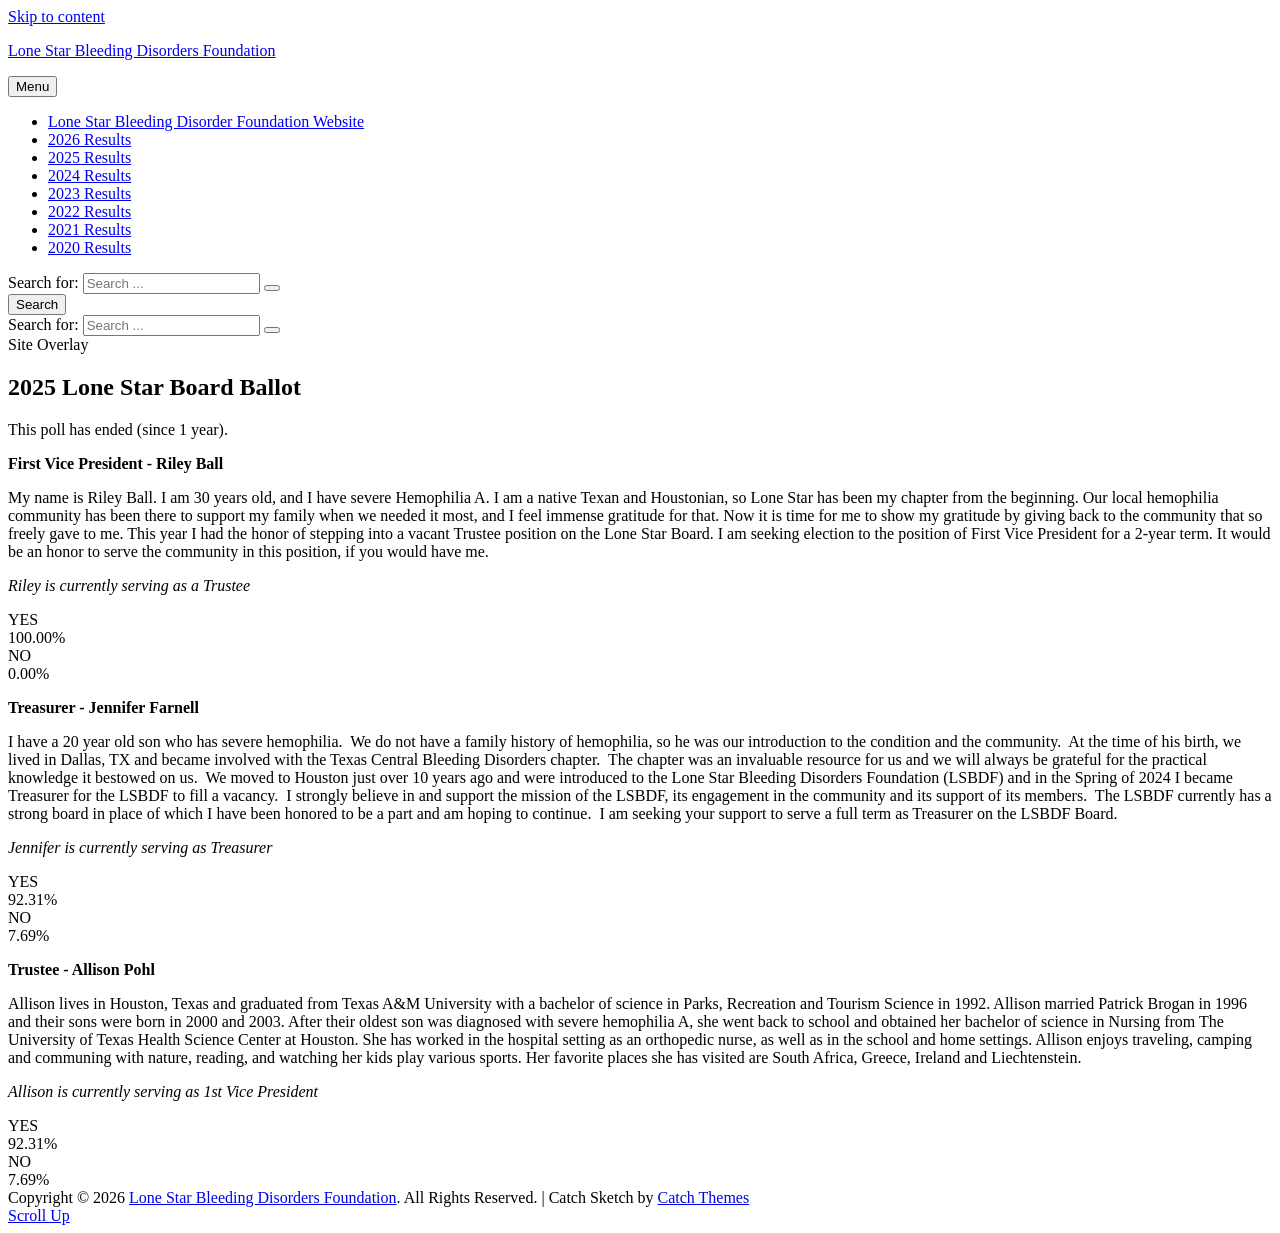
<file: raw/2025.html>
<!DOCTYPE html>
<html lang="en-US">
<head>
	<meta charset="UTF-8">
	<meta name="viewport" content="width=device-width, initial-scale=1">
	<link rel="profile" href="http://gmpg.org/xfn/11">

	<meta property="og:image" content="https://www.lonestarballot.org/wp-content/plugins/totalpoll/assets/dist/images/poll/no-preview.png" />
<title>2025 Lone Star Board Ballot &#8211; Lone Star Bleeding Disorders Foundation</title>
<meta name='robots' content='max-image-preview:large' />
	<style>img:is([sizes="auto" i], [sizes^="auto," i]) { contain-intrinsic-size: 3000px 1500px }</style>
	<link rel='dns-prefetch' href='//www.lonestarballot.org' />
<link rel='dns-prefetch' href='//fonts.googleapis.com' />
<link href='https://fonts.gstatic.com' crossorigin rel='preconnect' />
<link rel="alternate" type="application/rss+xml" title="Lone Star Bleeding Disorders Foundation &raquo; Feed" href="https://www.lonestarballot.org/feed/" />
<link rel="alternate" type="application/rss+xml" title="Lone Star Bleeding Disorders Foundation &raquo; Comments Feed" href="https://www.lonestarballot.org/comments/feed/" />
<script type="text/javascript">
/* <![CDATA[ */
window._wpemojiSettings = {"baseUrl":"https:\/\/s.w.org\/images\/core\/emoji\/16.0.1\/72x72\/","ext":".png","svgUrl":"https:\/\/s.w.org\/images\/core\/emoji\/16.0.1\/svg\/","svgExt":".svg","source":{"concatemoji":"https:\/\/www.lonestarballot.org\/wp-includes\/js\/wp-emoji-release.min.js?ver=6.8.11"}};
/*! This file is auto-generated */
!function(s,n){var o,i,e;function c(e){try{var t={supportTests:e,timestamp:(new Date).valueOf()};sessionStorage.setItem(o,JSON.stringify(t))}catch(e){}}function p(e,t,n){e.clearRect(0,0,e.canvas.width,e.canvas.height),e.fillText(t,0,0);var t=new Uint32Array(e.getImageData(0,0,e.canvas.width,e.canvas.height).data),a=(e.clearRect(0,0,e.canvas.width,e.canvas.height),e.fillText(n,0,0),new Uint32Array(e.getImageData(0,0,e.canvas.width,e.canvas.height).data));return t.every(function(e,t){return e===a[t]})}function u(e,t){e.clearRect(0,0,e.canvas.width,e.canvas.height),e.fillText(t,0,0);for(var n=e.getImageData(16,16,1,1),a=0;a<n.data.length;a++)if(0!==n.data[a])return!1;return!0}function f(e,t,n,a){switch(t){case"flag":return n(e,"\ud83c\udff3\ufe0f\u200d\u26a7\ufe0f","\ud83c\udff3\ufe0f\u200b\u26a7\ufe0f")?!1:!n(e,"\ud83c\udde8\ud83c\uddf6","\ud83c\udde8\u200b\ud83c\uddf6")&&!n(e,"\ud83c\udff4\udb40\udc67\udb40\udc62\udb40\udc65\udb40\udc6e\udb40\udc67\udb40\udc7f","\ud83c\udff4\u200b\udb40\udc67\u200b\udb40\udc62\u200b\udb40\udc65\u200b\udb40\udc6e\u200b\udb40\udc67\u200b\udb40\udc7f");case"emoji":return!a(e,"\ud83e\udedf")}return!1}function g(e,t,n,a){var r="undefined"!=typeof WorkerGlobalScope&&self instanceof WorkerGlobalScope?new OffscreenCanvas(300,150):s.createElement("canvas"),o=r.getContext("2d",{willReadFrequently:!0}),i=(o.textBaseline="top",o.font="600 32px Arial",{});return e.forEach(function(e){i[e]=t(o,e,n,a)}),i}function t(e){var t=s.createElement("script");t.src=e,t.defer=!0,s.head.appendChild(t)}"undefined"!=typeof Promise&&(o="wpEmojiSettingsSupports",i=["flag","emoji"],n.supports={everything:!0,everythingExceptFlag:!0},e=new Promise(function(e){s.addEventListener("DOMContentLoaded",e,{once:!0})}),new Promise(function(t){var n=function(){try{var e=JSON.parse(sessionStorage.getItem(o));if("object"==typeof e&&"number"==typeof e.timestamp&&(new Date).valueOf()<e.timestamp+604800&&"object"==typeof e.supportTests)return e.supportTests}catch(e){}return null}();if(!n){if("undefined"!=typeof Worker&&"undefined"!=typeof OffscreenCanvas&&"undefined"!=typeof URL&&URL.createObjectURL&&"undefined"!=typeof Blob)try{var e="postMessage("+g.toString()+"("+[JSON.stringify(i),f.toString(),p.toString(),u.toString()].join(",")+"));",a=new Blob([e],{type:"text/javascript"}),r=new Worker(URL.createObjectURL(a),{name:"wpTestEmojiSupports"});return void(r.onmessage=function(e){c(n=e.data),r.terminate(),t(n)})}catch(e){}c(n=g(i,f,p,u))}t(n)}).then(function(e){for(var t in e)n.supports[t]=e[t],n.supports.everything=n.supports.everything&&n.supports[t],"flag"!==t&&(n.supports.everythingExceptFlag=n.supports.everythingExceptFlag&&n.supports[t]);n.supports.everythingExceptFlag=n.supports.everythingExceptFlag&&!n.supports.flag,n.DOMReady=!1,n.readyCallback=function(){n.DOMReady=!0}}).then(function(){return e}).then(function(){var e;n.supports.everything||(n.readyCallback(),(e=n.source||{}).concatemoji?t(e.concatemoji):e.wpemoji&&e.twemoji&&(t(e.twemoji),t(e.wpemoji)))}))}((window,document),window._wpemojiSettings);
/* ]]> */
</script>
<style id='wp-emoji-styles-inline-css' type='text/css'>

	img.wp-smiley, img.emoji {
		display: inline !important;
		border: none !important;
		box-shadow: none !important;
		height: 1em !important;
		width: 1em !important;
		margin: 0 0.07em !important;
		vertical-align: -0.1em !important;
		background: none !important;
		padding: 0 !important;
	}
</style>
<link rel='stylesheet' id='wp-block-library-css' href='https://www.lonestarballot.org/wp-includes/css/dist/block-library/style.min.css?ver=6.8.11' type='text/css' media='all' />
<style id='classic-theme-styles-inline-css' type='text/css'>
/*! This file is auto-generated */
.wp-block-button__link{color:#fff;background-color:#32373c;border-radius:9999px;box-shadow:none;text-decoration:none;padding:calc(.667em + 2px) calc(1.333em + 2px);font-size:1.125em}.wp-block-file__button{background:#32373c;color:#fff;text-decoration:none}
</style>
<style id='global-styles-inline-css' type='text/css'>
:root{--wp--preset--aspect-ratio--square: 1;--wp--preset--aspect-ratio--4-3: 4/3;--wp--preset--aspect-ratio--3-4: 3/4;--wp--preset--aspect-ratio--3-2: 3/2;--wp--preset--aspect-ratio--2-3: 2/3;--wp--preset--aspect-ratio--16-9: 16/9;--wp--preset--aspect-ratio--9-16: 9/16;--wp--preset--color--black: #000000;--wp--preset--color--cyan-bluish-gray: #abb8c3;--wp--preset--color--white: #ffffff;--wp--preset--color--pale-pink: #f78da7;--wp--preset--color--vivid-red: #cf2e2e;--wp--preset--color--luminous-vivid-orange: #ff6900;--wp--preset--color--luminous-vivid-amber: #fcb900;--wp--preset--color--light-green-cyan: #7bdcb5;--wp--preset--color--vivid-green-cyan: #00d084;--wp--preset--color--pale-cyan-blue: #8ed1fc;--wp--preset--color--vivid-cyan-blue: #0693e3;--wp--preset--color--vivid-purple: #9b51e0;--wp--preset--color--medium-black: #333333;--wp--preset--color--gray: #999999;--wp--preset--color--light-gray: #f6f6f6;--wp--preset--color--yellow: #e87785;--wp--preset--gradient--vivid-cyan-blue-to-vivid-purple: linear-gradient(135deg,rgba(6,147,227,1) 0%,rgb(155,81,224) 100%);--wp--preset--gradient--light-green-cyan-to-vivid-green-cyan: linear-gradient(135deg,rgb(122,220,180) 0%,rgb(0,208,130) 100%);--wp--preset--gradient--luminous-vivid-amber-to-luminous-vivid-orange: linear-gradient(135deg,rgba(252,185,0,1) 0%,rgba(255,105,0,1) 100%);--wp--preset--gradient--luminous-vivid-orange-to-vivid-red: linear-gradient(135deg,rgba(255,105,0,1) 0%,rgb(207,46,46) 100%);--wp--preset--gradient--very-light-gray-to-cyan-bluish-gray: linear-gradient(135deg,rgb(238,238,238) 0%,rgb(169,184,195) 100%);--wp--preset--gradient--cool-to-warm-spectrum: linear-gradient(135deg,rgb(74,234,220) 0%,rgb(151,120,209) 20%,rgb(207,42,186) 40%,rgb(238,44,130) 60%,rgb(251,105,98) 80%,rgb(254,248,76) 100%);--wp--preset--gradient--blush-light-purple: linear-gradient(135deg,rgb(255,206,236) 0%,rgb(152,150,240) 100%);--wp--preset--gradient--blush-bordeaux: linear-gradient(135deg,rgb(254,205,165) 0%,rgb(254,45,45) 50%,rgb(107,0,62) 100%);--wp--preset--gradient--luminous-dusk: linear-gradient(135deg,rgb(255,203,112) 0%,rgb(199,81,192) 50%,rgb(65,88,208) 100%);--wp--preset--gradient--pale-ocean: linear-gradient(135deg,rgb(255,245,203) 0%,rgb(182,227,212) 50%,rgb(51,167,181) 100%);--wp--preset--gradient--electric-grass: linear-gradient(135deg,rgb(202,248,128) 0%,rgb(113,206,126) 100%);--wp--preset--gradient--midnight: linear-gradient(135deg,rgb(2,3,129) 0%,rgb(40,116,252) 100%);--wp--preset--font-size--small: 14px;--wp--preset--font-size--medium: 20px;--wp--preset--font-size--large: 42px;--wp--preset--font-size--x-large: 42px;--wp--preset--font-size--normal: 16px;--wp--preset--font-size--huge: 56px;--wp--preset--spacing--20: 0.44rem;--wp--preset--spacing--30: 0.67rem;--wp--preset--spacing--40: 1rem;--wp--preset--spacing--50: 1.5rem;--wp--preset--spacing--60: 2.25rem;--wp--preset--spacing--70: 3.38rem;--wp--preset--spacing--80: 5.06rem;--wp--preset--shadow--natural: 6px 6px 9px rgba(0, 0, 0, 0.2);--wp--preset--shadow--deep: 12px 12px 50px rgba(0, 0, 0, 0.4);--wp--preset--shadow--sharp: 6px 6px 0px rgba(0, 0, 0, 0.2);--wp--preset--shadow--outlined: 6px 6px 0px -3px rgba(255, 255, 255, 1), 6px 6px rgba(0, 0, 0, 1);--wp--preset--shadow--crisp: 6px 6px 0px rgba(0, 0, 0, 1);}:where(.is-layout-flex){gap: 0.5em;}:where(.is-layout-grid){gap: 0.5em;}body .is-layout-flex{display: flex;}.is-layout-flex{flex-wrap: wrap;align-items: center;}.is-layout-flex > :is(*, div){margin: 0;}body .is-layout-grid{display: grid;}.is-layout-grid > :is(*, div){margin: 0;}:where(.wp-block-columns.is-layout-flex){gap: 2em;}:where(.wp-block-columns.is-layout-grid){gap: 2em;}:where(.wp-block-post-template.is-layout-flex){gap: 1.25em;}:where(.wp-block-post-template.is-layout-grid){gap: 1.25em;}.has-black-color{color: var(--wp--preset--color--black) !important;}.has-cyan-bluish-gray-color{color: var(--wp--preset--color--cyan-bluish-gray) !important;}.has-white-color{color: var(--wp--preset--color--white) !important;}.has-pale-pink-color{color: var(--wp--preset--color--pale-pink) !important;}.has-vivid-red-color{color: var(--wp--preset--color--vivid-red) !important;}.has-luminous-vivid-orange-color{color: var(--wp--preset--color--luminous-vivid-orange) !important;}.has-luminous-vivid-amber-color{color: var(--wp--preset--color--luminous-vivid-amber) !important;}.has-light-green-cyan-color{color: var(--wp--preset--color--light-green-cyan) !important;}.has-vivid-green-cyan-color{color: var(--wp--preset--color--vivid-green-cyan) !important;}.has-pale-cyan-blue-color{color: var(--wp--preset--color--pale-cyan-blue) !important;}.has-vivid-cyan-blue-color{color: var(--wp--preset--color--vivid-cyan-blue) !important;}.has-vivid-purple-color{color: var(--wp--preset--color--vivid-purple) !important;}.has-black-background-color{background-color: var(--wp--preset--color--black) !important;}.has-cyan-bluish-gray-background-color{background-color: var(--wp--preset--color--cyan-bluish-gray) !important;}.has-white-background-color{background-color: var(--wp--preset--color--white) !important;}.has-pale-pink-background-color{background-color: var(--wp--preset--color--pale-pink) !important;}.has-vivid-red-background-color{background-color: var(--wp--preset--color--vivid-red) !important;}.has-luminous-vivid-orange-background-color{background-color: var(--wp--preset--color--luminous-vivid-orange) !important;}.has-luminous-vivid-amber-background-color{background-color: var(--wp--preset--color--luminous-vivid-amber) !important;}.has-light-green-cyan-background-color{background-color: var(--wp--preset--color--light-green-cyan) !important;}.has-vivid-green-cyan-background-color{background-color: var(--wp--preset--color--vivid-green-cyan) !important;}.has-pale-cyan-blue-background-color{background-color: var(--wp--preset--color--pale-cyan-blue) !important;}.has-vivid-cyan-blue-background-color{background-color: var(--wp--preset--color--vivid-cyan-blue) !important;}.has-vivid-purple-background-color{background-color: var(--wp--preset--color--vivid-purple) !important;}.has-black-border-color{border-color: var(--wp--preset--color--black) !important;}.has-cyan-bluish-gray-border-color{border-color: var(--wp--preset--color--cyan-bluish-gray) !important;}.has-white-border-color{border-color: var(--wp--preset--color--white) !important;}.has-pale-pink-border-color{border-color: var(--wp--preset--color--pale-pink) !important;}.has-vivid-red-border-color{border-color: var(--wp--preset--color--vivid-red) !important;}.has-luminous-vivid-orange-border-color{border-color: var(--wp--preset--color--luminous-vivid-orange) !important;}.has-luminous-vivid-amber-border-color{border-color: var(--wp--preset--color--luminous-vivid-amber) !important;}.has-light-green-cyan-border-color{border-color: var(--wp--preset--color--light-green-cyan) !important;}.has-vivid-green-cyan-border-color{border-color: var(--wp--preset--color--vivid-green-cyan) !important;}.has-pale-cyan-blue-border-color{border-color: var(--wp--preset--color--pale-cyan-blue) !important;}.has-vivid-cyan-blue-border-color{border-color: var(--wp--preset--color--vivid-cyan-blue) !important;}.has-vivid-purple-border-color{border-color: var(--wp--preset--color--vivid-purple) !important;}.has-vivid-cyan-blue-to-vivid-purple-gradient-background{background: var(--wp--preset--gradient--vivid-cyan-blue-to-vivid-purple) !important;}.has-light-green-cyan-to-vivid-green-cyan-gradient-background{background: var(--wp--preset--gradient--light-green-cyan-to-vivid-green-cyan) !important;}.has-luminous-vivid-amber-to-luminous-vivid-orange-gradient-background{background: var(--wp--preset--gradient--luminous-vivid-amber-to-luminous-vivid-orange) !important;}.has-luminous-vivid-orange-to-vivid-red-gradient-background{background: var(--wp--preset--gradient--luminous-vivid-orange-to-vivid-red) !important;}.has-very-light-gray-to-cyan-bluish-gray-gradient-background{background: var(--wp--preset--gradient--very-light-gray-to-cyan-bluish-gray) !important;}.has-cool-to-warm-spectrum-gradient-background{background: var(--wp--preset--gradient--cool-to-warm-spectrum) !important;}.has-blush-light-purple-gradient-background{background: var(--wp--preset--gradient--blush-light-purple) !important;}.has-blush-bordeaux-gradient-background{background: var(--wp--preset--gradient--blush-bordeaux) !important;}.has-luminous-dusk-gradient-background{background: var(--wp--preset--gradient--luminous-dusk) !important;}.has-pale-ocean-gradient-background{background: var(--wp--preset--gradient--pale-ocean) !important;}.has-electric-grass-gradient-background{background: var(--wp--preset--gradient--electric-grass) !important;}.has-midnight-gradient-background{background: var(--wp--preset--gradient--midnight) !important;}.has-small-font-size{font-size: var(--wp--preset--font-size--small) !important;}.has-medium-font-size{font-size: var(--wp--preset--font-size--medium) !important;}.has-large-font-size{font-size: var(--wp--preset--font-size--large) !important;}.has-x-large-font-size{font-size: var(--wp--preset--font-size--x-large) !important;}
:where(.wp-block-post-template.is-layout-flex){gap: 1.25em;}:where(.wp-block-post-template.is-layout-grid){gap: 1.25em;}
:where(.wp-block-columns.is-layout-flex){gap: 2em;}:where(.wp-block-columns.is-layout-grid){gap: 2em;}
:root :where(.wp-block-pullquote){font-size: 1.5em;line-height: 1.6;}
</style>
<link rel='stylesheet' id='catch-sketch-fonts-css' href='https://fonts.googleapis.com/css?family=Rubik%3A300%2C400%2C500%2C700%2C900%7CRoboto%3A300%2C400%2C500%2C700%2C900%7CEB+Garamond%3A300%2C400%2C500%2C700%2C900&#038;subset=latin%2Clatin-ext' type='text/css' media='all' />
<link rel='stylesheet' id='font-awesome-css' href='https://www.lonestarballot.org/wp-content/themes/catch-sketch/assets/css/font-awesome/css/font-awesome.css?ver=4.7.0' type='text/css' media='all' />
<link rel='stylesheet' id='catch-sketch-style-css' href='https://www.lonestarballot.org/wp-content/themes/catch-sketch/style.css?ver=20211121-144952' type='text/css' media='all' />
<style id='catch-sketch-style-inline-css' type='text/css'>
.testimonials-content-wrapper {
			background-image: url("https://www.lonestarballot.org/wp-content/themes/catch-sketch/assets/images/testimonial-bg.png");
			background-attachment: scroll;
			background-repeat: no-repeat;
			background-size: cover;
			background-position: center center;
		}
.custom-header:after { background-color: rgba(0, 0, 0, 0); } 
</style>
<link rel='stylesheet' id='catch-sketch-block-style-css' href='https://www.lonestarballot.org/wp-content/themes/catch-sketch/assets/css/blocks.css?ver=1.0' type='text/css' media='all' />
<script type="text/javascript" src="https://www.lonestarballot.org/wp-includes/js/jquery/jquery.min.js?ver=3.7.1" id="jquery-core-js"></script>
<script type="text/javascript" src="https://www.lonestarballot.org/wp-includes/js/jquery/jquery-migrate.min.js?ver=3.4.1" id="jquery-migrate-js"></script>
<link rel="https://api.w.org/" href="https://www.lonestarballot.org/wp-json/" /><link rel="EditURI" type="application/rsd+xml" title="RSD" href="https://www.lonestarballot.org/xmlrpc.php?rsd" />
<meta name="generator" content="WordPress 6.8.11" />
<link rel="canonical" href="https://www.lonestarballot.org/poll/2025-lone-star-board-ballot/" />
<link rel='shortlink' href='https://www.lonestarballot.org/?p=157' />
<link rel="alternate" title="oEmbed (JSON)" type="application/json+oembed" href="https://www.lonestarballot.org/wp-json/oembed/1.0/embed?url=https%3A%2F%2Fwww.lonestarballot.org%2Fpoll%2F2025-lone-star-board-ballot%2F" />
<link rel="alternate" title="oEmbed (XML)" type="text/xml+oembed" href="https://www.lonestarballot.org/wp-json/oembed/1.0/embed?url=https%3A%2F%2Fwww.lonestarballot.org%2Fpoll%2F2025-lone-star-board-ballot%2F&#038;format=xml" />
		<style type="text/css">
					.site-title a,
			.site-description {
				color: ##000000;
			}
				</style>
				<style type="text/css" id="wp-custom-css">
			.navigation.post-navigation {
	display: none;
}		</style>
		</head>

<body class="wp-singular poll-template-default single single-poll postid-157 wp-embed-responsive wp-theme-catch-sketch navigation-default fluid-layout no-header-media-image no-header-media-text no-featured-slider content-has-padding-top color-scheme-default">

	
	<div id="page" class="site">
		<a class="skip-link screen-reader-text" href="#content">Skip to content</a>

		<header id="masthead" class="site-header">
			<div class="wrapper">
				<div class="site-header-main">
					<div class="site-branding">
	
	<div class="site-identity">
					<p class="site-title"><a href="https://www.lonestarballot.org/" rel="home">Lone Star Bleeding Disorders Foundation</a></p>
		
			</div>
</div><!-- .site-branding -->

					<div id="site-header-menu" class="site-header-menu">
	<div id="primary-menu-wrapper" class="menu-wrapper">

		<div class="header-overlay"></div>

		<div class="menu-toggle-wrapper">
			<button id="menu-toggle" class="menu-toggle" aria-controls="top-menu" aria-expanded="false">
				<div class="menu-bars">
					<div class="bars bar1"></div>
	  				<div class="bars bar2"></div>
	  				<div class="bars bar3"></div>
  				</div>
				<span class="menu-label">Menu</span>
			</button>
		</div><!-- .menu-toggle-wrapper -->

		<div class="menu-inside-wrapper">
			
					<nav id="site-navigation" class="main-navigation" role="navigation" aria-label="Primary Menu">
		<ul id="primary-menu" class="menu nav-menu"><li id="menu-item-15" class="menu-item menu-item-type-custom menu-item-object-custom menu-item-15"><a href="http://lonestarhemophilia.org/">Lone Star Bleeding Disorder Foundation Website</a></li>
<li id="menu-item-208" class="menu-item menu-item-type-custom menu-item-object-custom menu-item-208"><a href="https://www.lonestarballot.org/poll/2026-lone-star-board-ballot/">2026 Results</a></li>
<li id="menu-item-160" class="menu-item menu-item-type-custom menu-item-object-custom current-menu-item menu-item-160"><a href="https://www.lonestarballot.org/poll/2025-lone-star-board-ballot/" aria-current="page">2025 Results</a></li>
<li id="menu-item-151" class="menu-item menu-item-type-custom menu-item-object-custom menu-item-151"><a href="https://www.lonestarballot.org/poll/2024-lone-star-board-ballot/">2024 Results</a></li>
<li id="menu-item-141" class="menu-item menu-item-type-custom menu-item-object-custom menu-item-141"><a href="https://www.lonestarballot.org/poll/2023-lone-star-board-ballot/">2023 Results</a></li>
<li id="menu-item-119" class="menu-item menu-item-type-custom menu-item-object-custom menu-item-119"><a href="https://www.lonestarballot.org/poll/2022-lone-star-board-ballot/">2022 Results</a></li>
<li id="menu-item-88" class="menu-item menu-item-type-custom menu-item-object-custom menu-item-88"><a href="https://www.lonestarballot.org/poll/2021-lone-star-board-ballot/">2021 Results</a></li>
<li id="menu-item-70" class="menu-item menu-item-type-custom menu-item-object-custom menu-item-70"><a href="https://www.lonestarballot.org/poll/2020-board/">2020 Results</a></li>
</ul>
	</nav><!-- .main-navigation -->

					<div class="mobile-social-search">
						<div class="search-container">
							

<form role="search" method="get" class="search-form" action="https://www.lonestarballot.org/">
	<label for="search-form-6ada5bff0e605">
		<span class="screen-reader-text">Search for:</span>
	</label>
	<input type="search" id="search-form-6ada5bff0e605" class="search-field" placeholder="Search ..." value="" name="s" title="Search for:">

	<button type="submit" class="search-submit fa fa-search"></button>
</form>
						</div>
					</div><!-- .mobile-social-search -->
		</div><!-- .menu-inside-wrapper -->
	</div><!-- #primary-menu-wrapper.menu-wrapper -->

	<div class="search-social-container">
		<div id="primary-search-wrapper" class="menu-wrapper">
			<div class="menu-toggle-wrapper">
				<button id="social-search-toggle" class="menu-toggle">
					<span class="menu-label screen-reader-text">Search</span>
				</button>
			</div><!-- .menu-toggle-wrapper -->

			<div class="menu-inside-wrapper">
				<div class="search-container">
					

<form role="search" method="get" class="search-form" action="https://www.lonestarballot.org/">
	<label for="search-form-6ada5bff0e6e4">
		<span class="screen-reader-text">Search for:</span>
	</label>
	<input type="search" id="search-form-6ada5bff0e6e4" class="search-field" placeholder="Search ..." value="" name="s" title="Search for:">

	<button type="submit" class="search-submit fa fa-search"></button>
</form>
				</div>
			</div><!-- .menu-inside-wrapper -->
		</div><!-- #social-search-wrapper.menu-wrapper -->
	</div> <!-- .search-social-container -->

	
	</div><!-- .site-header-menu -->




				</div> <!-- .site-header-main -->

				<!-- <div id="header-navigation-area">
									</div> --> <!-- #header-navigation-area -->

			</div> <!-- .wrapper -->
		</header><!-- #masthead -->

		<div class="below-site-header">

			<div class="site-overlay"><span class="screen-reader-text">Site Overlay</span></div>

			







			<div id="content" class="site-content section">
				<div class="wrapper">

	<div id="primary" class="content-area">
			<main id="main" class="site-main">
				<div class="singular-content-wrap">
					
<article id="post-157" class="post-157 poll type-poll status-publish hentry">
	<!-- Page/Post Single Image Disabled -->
	<div class="entry-container">
		
		<header class="entry-header">
			<h1 class="entry-title">2025 Lone Star Board Ballot</h1>
					</header><!-- .entry-header -->

		
		<div class="entry-content">
			<div id="totalpoll" class="totalpoll-wrapper totalpoll-uid-2b19ba122126a5d6ea33050a7cdea656 is-ltr is-screen-results" totalpoll="157" totalpoll-uid="2b19ba122126a5d6ea33050a7cdea656" totalpoll-screen="results" totalpoll-ajax-url="https://www.lonestarballot.org/wp-admin/admin-ajax.php?action=totalpoll&totalpoll%5BpollId%5D=157&totalpoll%5Baction%5D=view&totalpoll%5Bscreen%5D=results"><script type="text/totalpoll-config" totalpoll-config="157">{"ajaxEndpoint":"https:\/\/www.lonestarballot.org\/wp-admin\/admin-ajax.php?action=totalpoll","behaviours":{"ajax":true,"scrollUp":true,"async":false},"effects":{"transition":"fade","duration":"500"},"i18n":{"Previous":"Previous","Next":"Next","of":"of","Something went wrong! Please try again.":"Something went wrong! Please try again."}}</script><link rel='stylesheet' id='totalpoll-poll-2b19ba122126a5d6ea33050a7cdea656-css' href='https://www.lonestarballot.org/wp-content/cache/totalpoll/css/2b19ba122126a5d6ea33050a7cdea656.css?ver=6.8.11' type='text/css' media='all' />
<div id="totalpoll-poll-157" class="totalpoll-container"><form action="" enctype="multipart/form-data" class="totalpoll-form" method="POST" novalidate="novalidate">    <div class="totalpoll-message totalpoll-message-error">This poll has ended (since 1 year).</div>
<div style="visibility: hidden; position: absolute; width: 0px; height: 0px;">
    <svg id="totalpoll-check-icon" xmlns="http://www.w3.org/2000/svg" width="24" height="24" viewBox="0 0 24 24">
        <path d="M0,0H24V24H0Z" fill="none"/>
        <path d="M9,15.1999l-4.2-4.2L2.3999,13.4,9,20.0001,22.0001,7,19.6,4.5999Z"/>
    </svg>
</div>    <div class="totalpoll-questions">
		<div class="totalpoll-question" >
    <div class="totalpoll-question-container">
        <div class="totalpoll-question-content" >
			<p><strong>First Vice President - Riley Ball</strong></p>
<p>My name is Riley Ball. I am 30 years old, and I have severe Hemophilia A. I am a native Texan and Houstonian, so Lone Star has been my chapter from the beginning. Our local hemophilia community has been there to support my family when we needed it most, and I feel immense gratitude for that. Now it is time for me to show my gratitude by giving back to the community that so freely gave to me. This year I had the honor of stepping into a vacant Trustee position on the Lone Star Board. I am seeking election to the position of First Vice President for a 2-year term. It would be an honor to serve the community in this position, if you would have me.</p>
<p><em>Riley is currently serving as a Trustee</em></p>
        </div>

        <div class="totalpoll-question-choices">
												<div class="totalpoll-question-choices-item totalpoll-question-choices-item-results totalpoll-question-choices-item-type-text" >
    <div class="totalpoll-question-choices-item-container">
		        <div class="totalpoll-question-choices-item-label">
            <span >YES</span>
            <div class="totalpoll-question-choices-item-votes">
                <div class="totalpoll-question-choices-item-votes-bar" style="width: 100.00%"></div>
                <div class="totalpoll-question-choices-item-votes-text ">100.00%</div>
            </div>
        </div>
    </div>
</div>
																<div class="totalpoll-question-choices-item totalpoll-question-choices-item-results totalpoll-question-choices-item-type-text" >
    <div class="totalpoll-question-choices-item-container">
		        <div class="totalpoll-question-choices-item-label">
            <span >NO</span>
            <div class="totalpoll-question-choices-item-votes">
                <div class="totalpoll-question-choices-item-votes-bar" style="width: 0.00%"></div>
                <div class="totalpoll-question-choices-item-votes-text is-zero">0.00%</div>
            </div>
        </div>
    </div>
</div>
							        </div>
    </div>
</div>
<div class="totalpoll-question" >
    <div class="totalpoll-question-container">
        <div class="totalpoll-question-content" >
			<p><b>Treasurer - Jennifer Farnell</b></p>
<p>I have a 20 year old son who has severe hemophilia.  We do not have a family history of hemophilia, so he was our introduction to the condition and the community.  At the time of his birth, we lived in Dallas, TX and became involved with the Texas Central Bleeding Disorders chapter.  The chapter was an invaluable resource for us and we will always be grateful for the practical knowledge it bestowed on us.  We moved to Houston just over 10 years ago and were introduced to the Lone Star Bleeding Disorders Foundation (LSBDF) and in the Spring of 2024 I became Treasurer for the LSBDF to fill a vacancy.  I strongly believe in and support the mission of the LSBDF, its engagement in the community and its support of its members.  The LSBDF currently has a strong board in place of which I have been honored to be a part and am hoping to continue.  I am seeking your support to serve a full term as Treasurer on the LSBDF Board.</p>
<p><em>Jennifer is currently serving as Treasurer</em></p>
        </div>

        <div class="totalpoll-question-choices">
												<div class="totalpoll-question-choices-item totalpoll-question-choices-item-results totalpoll-question-choices-item-type-text" >
    <div class="totalpoll-question-choices-item-container">
		        <div class="totalpoll-question-choices-item-label">
            <span >YES</span>
            <div class="totalpoll-question-choices-item-votes">
                <div class="totalpoll-question-choices-item-votes-bar" style="width: 92.31%"></div>
                <div class="totalpoll-question-choices-item-votes-text ">92.31%</div>
            </div>
        </div>
    </div>
</div>
																<div class="totalpoll-question-choices-item totalpoll-question-choices-item-results totalpoll-question-choices-item-type-text" >
    <div class="totalpoll-question-choices-item-container">
		        <div class="totalpoll-question-choices-item-label">
            <span >NO</span>
            <div class="totalpoll-question-choices-item-votes">
                <div class="totalpoll-question-choices-item-votes-bar" style="width: 7.69%"></div>
                <div class="totalpoll-question-choices-item-votes-text ">7.69%</div>
            </div>
        </div>
    </div>
</div>
							        </div>
    </div>
</div>
<div class="totalpoll-question" >
    <div class="totalpoll-question-container">
        <div class="totalpoll-question-content" >
			<p><strong>Trustee - Allison Pohl</strong> </p>
<p>Allison lives in Houston, Texas and graduated from Texas A&amp;M University with a bachelor of science in Parks, Recreation and Tourism Science in 1992. Allison married Patrick Brogan in 1996 and their sons were born in 2000 and 2003. After their oldest son was diagnosed with severe hemophilia A, she went back to school and obtained her bachelor of science in Nursing from The University of Texas Health Science Center at Houston. She has worked in the hospital setting as an orthopedic nurse, as well as in the school and home settings. Allison enjoys traveling, camping and communing with nature, reading, and watching her kids play various sports. Her favorite places she has visited are South Africa, Greece, Ireland and Liechtenstein. </p>
<p><em>Allison is currently serving as 1st Vice President</em></p>
        </div>

        <div class="totalpoll-question-choices">
												<div class="totalpoll-question-choices-item totalpoll-question-choices-item-results totalpoll-question-choices-item-type-text" >
    <div class="totalpoll-question-choices-item-container">
		        <div class="totalpoll-question-choices-item-label">
            <span >YES</span>
            <div class="totalpoll-question-choices-item-votes">
                <div class="totalpoll-question-choices-item-votes-bar" style="width: 92.31%"></div>
                <div class="totalpoll-question-choices-item-votes-text ">92.31%</div>
            </div>
        </div>
    </div>
</div>
																<div class="totalpoll-question-choices-item totalpoll-question-choices-item-results totalpoll-question-choices-item-type-text" >
    <div class="totalpoll-question-choices-item-container">
		        <div class="totalpoll-question-choices-item-label">
            <span >NO</span>
            <div class="totalpoll-question-choices-item-votes">
                <div class="totalpoll-question-choices-item-votes-bar" style="width: 7.69%"></div>
                <div class="totalpoll-question-choices-item-votes-text ">7.69%</div>
            </div>
        </div>
    </div>
</div>
							        </div>
    </div>
</div>
    </div>
	<div class="totalpoll-form-hidden-fields">
	<div class="totalpoll-form-page"><div class="totalpoll-form-field-hidden"><div class="totalpoll-form-field totalpoll-form-field-type-hidden totalpoll-column-full"><div class="totalpoll-form-field-wrapper"><input type="hidden" name="totalpoll[screen]" value="results" class="totalpoll-form-field-input"><div class="totalpoll-form-field-errors"></div></div></div></div><div class="totalpoll-form-field-hidden"><div class="totalpoll-form-field totalpoll-form-field-type-hidden totalpoll-column-full"><div class="totalpoll-form-field-wrapper"><input type="hidden" name="totalpoll[pollId]" value="157" class="totalpoll-form-field-input"><div class="totalpoll-form-field-errors"></div></div></div></div><div class="totalpoll-form-field-hidden"><div class="totalpoll-form-field totalpoll-form-field-type-hidden totalpoll-column-full"><div class="totalpoll-form-field-wrapper"><input type="hidden" name="totalpoll[action]" value="" class="totalpoll-form-field-input"><div class="totalpoll-form-field-errors"></div></div></div></div></div></div>
<div class="totalpoll-buttons">
	</div>
</form></div></div>			</div> <!-- .entry-content -->

		<footer class="entry-footer">
			<div class="entry-meta">
							</div><!-- .entry-meta -->
					</footer><!-- .entry-footer -->
	</div> <!-- .entry-container -->
</article><!-- #post- -->





	<nav class="navigation post-navigation" aria-label="Posts">
		<h2 class="screen-reader-text">Post navigation</h2>
		<div class="nav-links"><div class="nav-previous"><a href="https://www.lonestarballot.org/poll/2024-lone-star-board-ballot/" rel="prev"><span class="nav-subtitle">Previous</span><span class="nav-title">2024 Lone Star Board Ballot</span></a></div><div class="nav-next"><a href="https://www.lonestarballot.org/poll/2026-lone-star-board-ballot/" rel="next"><span class="nav-subtitle">Next</span><span class="nav-title">2026 Lone Star Board Ballot</span></a></div></div>
	</nav>				</div> <!--  .singular-content-wrap -->
			</main><!-- #main -->
	</div><!-- #primary -->

			</div><!-- .wrapper -->
		</div><!-- #content -->

		
		<footer id="colophon" class="site-footer">
			

			<div id="site-generator">
	<div class="wrapper">

		
		<div class="site-info">
			Copyright &copy; 2026 <a href="https://www.lonestarballot.org/">Lone Star Bleeding Disorders Foundation</a>. All Rights Reserved.  &#124; Catch Sketch&nbsp;by&nbsp;<a target="_blank" href="https://catchthemes.com/">Catch Themes</a>		</div> <!-- .site-info -->
	</div> <!-- .wrapper -->
</div><!-- #site-generator -->
		</footer><!-- #colophon -->
	</div> <!-- below-site-header -->
</div><!-- #page -->


		<div class="scrollup">
			<a href="#masthead" id="scrollup" class="fa fa-sort-asc" aria-hidden="true"><span class="screen-reader-text">Scroll Up</span></a>
		</div><script type="speculationrules">
{"prefetch":[{"source":"document","where":{"and":[{"href_matches":"\/*"},{"not":{"href_matches":["\/wp-*.php","\/wp-admin\/*","\/wp-content\/uploads\/*","\/wp-content\/*","\/wp-content\/plugins\/*","\/wp-content\/themes\/catch-sketch\/*","\/*\\?(.+)"]}},{"not":{"selector_matches":"a[rel~=\"nofollow\"]"}},{"not":{"selector_matches":".no-prefetch, .no-prefetch a"}}]},"eagerness":"conservative"}]}
</script>
<script type="text/javascript" src="https://www.lonestarballot.org/wp-content/themes/catch-sketch/assets/js/jquery.matchHeight.min.js?ver=20171226" id="jquery-match-height-js"></script>
<script type="text/javascript" id="catch-sketch-custom-script-js-extra">
/* <![CDATA[ */
var catchSketchScreenReaderText = {"expand":"expand child menu","collapse":"collapse child menu"};
/* ]]> */
</script>
<script type="text/javascript" src="https://www.lonestarballot.org/wp-content/themes/catch-sketch/assets/js/custom-scripts.min.js?ver=20171226" id="catch-sketch-custom-script-js"></script>
<script type="text/javascript" src="https://www.lonestarballot.org/wp-content/themes/catch-sketch/assets/js/navigation.min.js?ver=20171226" id="catch-sketch-navigation-js"></script>
<script type="text/javascript" src="https://www.lonestarballot.org/wp-content/themes/catch-sketch/assets/js/skip-link-focus-fix.min.js?ver=20171226" id="catch-sketch-skip-link-focus-fix-js"></script>
<script type="text/javascript" src="https://www.lonestarballot.org/wp-content/plugins/totalpoll/assets/dist/scripts/frontend/totalpoll.js?ver=4.0.8" id="totalpoll-poll-js"></script>
</body>
</html>
</file>
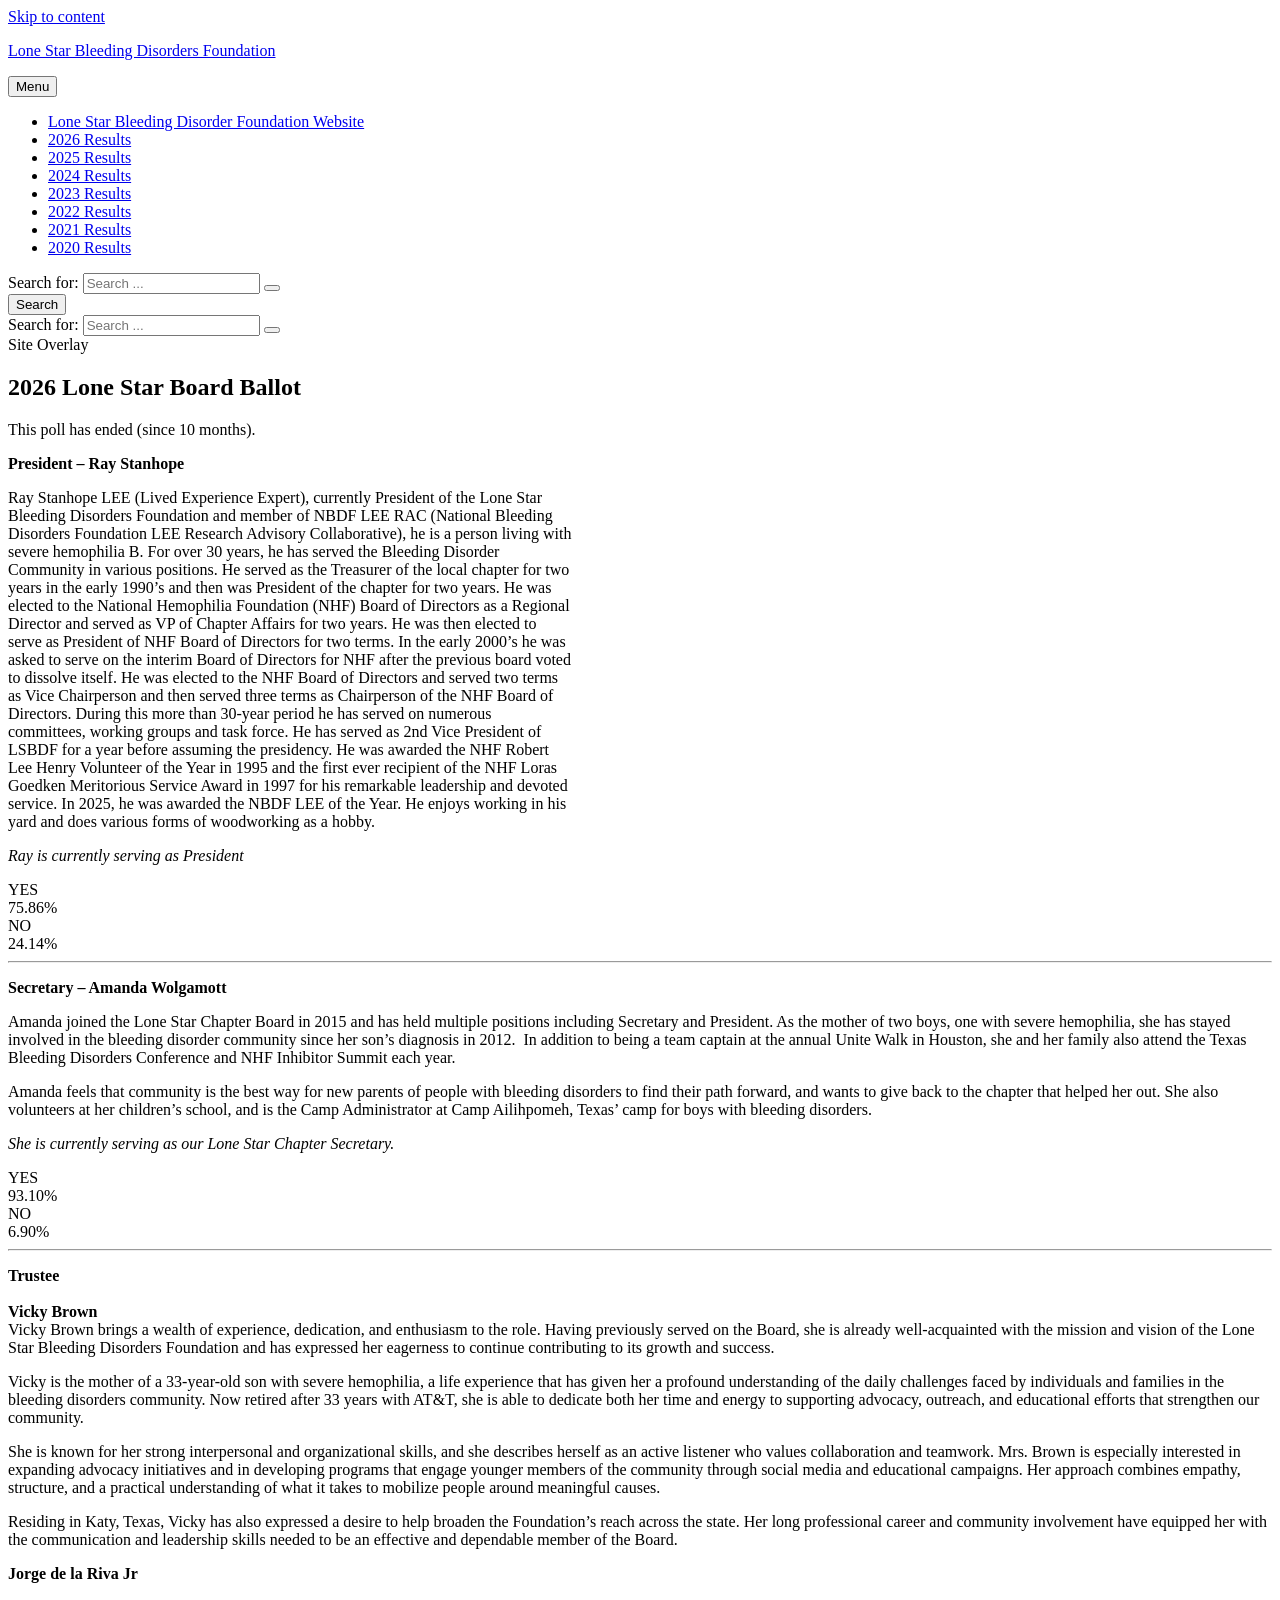
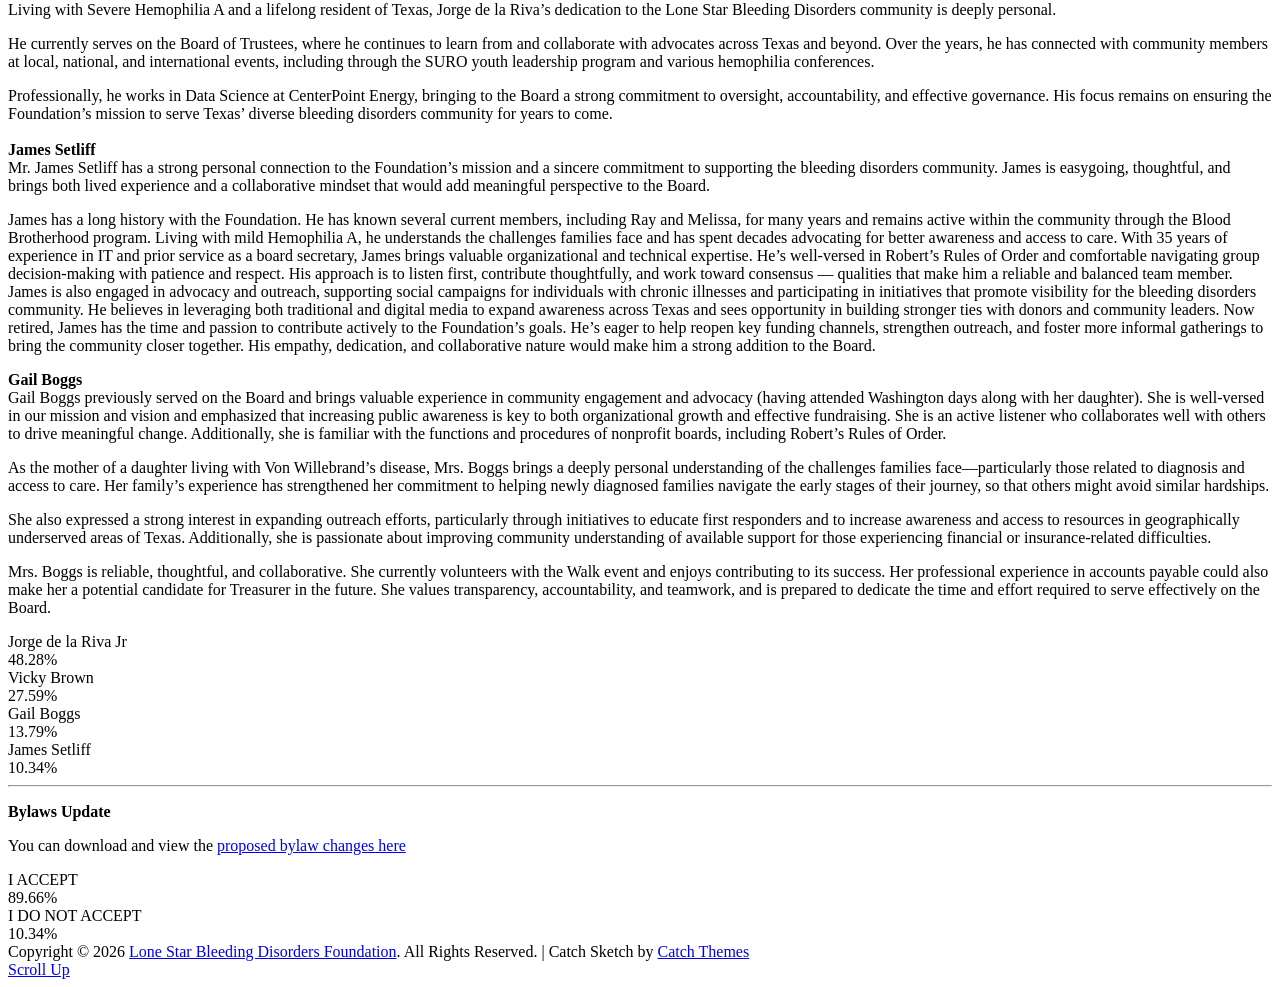
<file: raw/2026.html>
<!DOCTYPE html>
<html lang="en-US">
<head>
	<meta charset="UTF-8">
	<meta name="viewport" content="width=device-width, initial-scale=1">
	<link rel="profile" href="http://gmpg.org/xfn/11">

	<meta property="og:image" content="https://www.lonestarballot.org/wp-content/plugins/totalpoll/assets/dist/images/poll/no-preview.png" />
<title>2026 Lone Star Board Ballot &#8211; Lone Star Bleeding Disorders Foundation</title>
<meta name='robots' content='max-image-preview:large' />
	<style>img:is([sizes="auto" i], [sizes^="auto," i]) { contain-intrinsic-size: 3000px 1500px }</style>
	<link rel='dns-prefetch' href='//www.lonestarballot.org' />
<link rel='dns-prefetch' href='//fonts.googleapis.com' />
<link href='https://fonts.gstatic.com' crossorigin rel='preconnect' />
<link rel="alternate" type="application/rss+xml" title="Lone Star Bleeding Disorders Foundation &raquo; Feed" href="https://www.lonestarballot.org/feed/" />
<link rel="alternate" type="application/rss+xml" title="Lone Star Bleeding Disorders Foundation &raquo; Comments Feed" href="https://www.lonestarballot.org/comments/feed/" />
<script type="text/javascript">
/* <![CDATA[ */
window._wpemojiSettings = {"baseUrl":"https:\/\/s.w.org\/images\/core\/emoji\/16.0.1\/72x72\/","ext":".png","svgUrl":"https:\/\/s.w.org\/images\/core\/emoji\/16.0.1\/svg\/","svgExt":".svg","source":{"concatemoji":"https:\/\/www.lonestarballot.org\/wp-includes\/js\/wp-emoji-release.min.js?ver=6.8.11"}};
/*! This file is auto-generated */
!function(s,n){var o,i,e;function c(e){try{var t={supportTests:e,timestamp:(new Date).valueOf()};sessionStorage.setItem(o,JSON.stringify(t))}catch(e){}}function p(e,t,n){e.clearRect(0,0,e.canvas.width,e.canvas.height),e.fillText(t,0,0);var t=new Uint32Array(e.getImageData(0,0,e.canvas.width,e.canvas.height).data),a=(e.clearRect(0,0,e.canvas.width,e.canvas.height),e.fillText(n,0,0),new Uint32Array(e.getImageData(0,0,e.canvas.width,e.canvas.height).data));return t.every(function(e,t){return e===a[t]})}function u(e,t){e.clearRect(0,0,e.canvas.width,e.canvas.height),e.fillText(t,0,0);for(var n=e.getImageData(16,16,1,1),a=0;a<n.data.length;a++)if(0!==n.data[a])return!1;return!0}function f(e,t,n,a){switch(t){case"flag":return n(e,"\ud83c\udff3\ufe0f\u200d\u26a7\ufe0f","\ud83c\udff3\ufe0f\u200b\u26a7\ufe0f")?!1:!n(e,"\ud83c\udde8\ud83c\uddf6","\ud83c\udde8\u200b\ud83c\uddf6")&&!n(e,"\ud83c\udff4\udb40\udc67\udb40\udc62\udb40\udc65\udb40\udc6e\udb40\udc67\udb40\udc7f","\ud83c\udff4\u200b\udb40\udc67\u200b\udb40\udc62\u200b\udb40\udc65\u200b\udb40\udc6e\u200b\udb40\udc67\u200b\udb40\udc7f");case"emoji":return!a(e,"\ud83e\udedf")}return!1}function g(e,t,n,a){var r="undefined"!=typeof WorkerGlobalScope&&self instanceof WorkerGlobalScope?new OffscreenCanvas(300,150):s.createElement("canvas"),o=r.getContext("2d",{willReadFrequently:!0}),i=(o.textBaseline="top",o.font="600 32px Arial",{});return e.forEach(function(e){i[e]=t(o,e,n,a)}),i}function t(e){var t=s.createElement("script");t.src=e,t.defer=!0,s.head.appendChild(t)}"undefined"!=typeof Promise&&(o="wpEmojiSettingsSupports",i=["flag","emoji"],n.supports={everything:!0,everythingExceptFlag:!0},e=new Promise(function(e){s.addEventListener("DOMContentLoaded",e,{once:!0})}),new Promise(function(t){var n=function(){try{var e=JSON.parse(sessionStorage.getItem(o));if("object"==typeof e&&"number"==typeof e.timestamp&&(new Date).valueOf()<e.timestamp+604800&&"object"==typeof e.supportTests)return e.supportTests}catch(e){}return null}();if(!n){if("undefined"!=typeof Worker&&"undefined"!=typeof OffscreenCanvas&&"undefined"!=typeof URL&&URL.createObjectURL&&"undefined"!=typeof Blob)try{var e="postMessage("+g.toString()+"("+[JSON.stringify(i),f.toString(),p.toString(),u.toString()].join(",")+"));",a=new Blob([e],{type:"text/javascript"}),r=new Worker(URL.createObjectURL(a),{name:"wpTestEmojiSupports"});return void(r.onmessage=function(e){c(n=e.data),r.terminate(),t(n)})}catch(e){}c(n=g(i,f,p,u))}t(n)}).then(function(e){for(var t in e)n.supports[t]=e[t],n.supports.everything=n.supports.everything&&n.supports[t],"flag"!==t&&(n.supports.everythingExceptFlag=n.supports.everythingExceptFlag&&n.supports[t]);n.supports.everythingExceptFlag=n.supports.everythingExceptFlag&&!n.supports.flag,n.DOMReady=!1,n.readyCallback=function(){n.DOMReady=!0}}).then(function(){return e}).then(function(){var e;n.supports.everything||(n.readyCallback(),(e=n.source||{}).concatemoji?t(e.concatemoji):e.wpemoji&&e.twemoji&&(t(e.twemoji),t(e.wpemoji)))}))}((window,document),window._wpemojiSettings);
/* ]]> */
</script>
<style id='wp-emoji-styles-inline-css' type='text/css'>

	img.wp-smiley, img.emoji {
		display: inline !important;
		border: none !important;
		box-shadow: none !important;
		height: 1em !important;
		width: 1em !important;
		margin: 0 0.07em !important;
		vertical-align: -0.1em !important;
		background: none !important;
		padding: 0 !important;
	}
</style>
<link rel='stylesheet' id='wp-block-library-css' href='https://www.lonestarballot.org/wp-includes/css/dist/block-library/style.min.css?ver=6.8.11' type='text/css' media='all' />
<style id='classic-theme-styles-inline-css' type='text/css'>
/*! This file is auto-generated */
.wp-block-button__link{color:#fff;background-color:#32373c;border-radius:9999px;box-shadow:none;text-decoration:none;padding:calc(.667em + 2px) calc(1.333em + 2px);font-size:1.125em}.wp-block-file__button{background:#32373c;color:#fff;text-decoration:none}
</style>
<style id='global-styles-inline-css' type='text/css'>
:root{--wp--preset--aspect-ratio--square: 1;--wp--preset--aspect-ratio--4-3: 4/3;--wp--preset--aspect-ratio--3-4: 3/4;--wp--preset--aspect-ratio--3-2: 3/2;--wp--preset--aspect-ratio--2-3: 2/3;--wp--preset--aspect-ratio--16-9: 16/9;--wp--preset--aspect-ratio--9-16: 9/16;--wp--preset--color--black: #000000;--wp--preset--color--cyan-bluish-gray: #abb8c3;--wp--preset--color--white: #ffffff;--wp--preset--color--pale-pink: #f78da7;--wp--preset--color--vivid-red: #cf2e2e;--wp--preset--color--luminous-vivid-orange: #ff6900;--wp--preset--color--luminous-vivid-amber: #fcb900;--wp--preset--color--light-green-cyan: #7bdcb5;--wp--preset--color--vivid-green-cyan: #00d084;--wp--preset--color--pale-cyan-blue: #8ed1fc;--wp--preset--color--vivid-cyan-blue: #0693e3;--wp--preset--color--vivid-purple: #9b51e0;--wp--preset--color--medium-black: #333333;--wp--preset--color--gray: #999999;--wp--preset--color--light-gray: #f6f6f6;--wp--preset--color--yellow: #e87785;--wp--preset--gradient--vivid-cyan-blue-to-vivid-purple: linear-gradient(135deg,rgba(6,147,227,1) 0%,rgb(155,81,224) 100%);--wp--preset--gradient--light-green-cyan-to-vivid-green-cyan: linear-gradient(135deg,rgb(122,220,180) 0%,rgb(0,208,130) 100%);--wp--preset--gradient--luminous-vivid-amber-to-luminous-vivid-orange: linear-gradient(135deg,rgba(252,185,0,1) 0%,rgba(255,105,0,1) 100%);--wp--preset--gradient--luminous-vivid-orange-to-vivid-red: linear-gradient(135deg,rgba(255,105,0,1) 0%,rgb(207,46,46) 100%);--wp--preset--gradient--very-light-gray-to-cyan-bluish-gray: linear-gradient(135deg,rgb(238,238,238) 0%,rgb(169,184,195) 100%);--wp--preset--gradient--cool-to-warm-spectrum: linear-gradient(135deg,rgb(74,234,220) 0%,rgb(151,120,209) 20%,rgb(207,42,186) 40%,rgb(238,44,130) 60%,rgb(251,105,98) 80%,rgb(254,248,76) 100%);--wp--preset--gradient--blush-light-purple: linear-gradient(135deg,rgb(255,206,236) 0%,rgb(152,150,240) 100%);--wp--preset--gradient--blush-bordeaux: linear-gradient(135deg,rgb(254,205,165) 0%,rgb(254,45,45) 50%,rgb(107,0,62) 100%);--wp--preset--gradient--luminous-dusk: linear-gradient(135deg,rgb(255,203,112) 0%,rgb(199,81,192) 50%,rgb(65,88,208) 100%);--wp--preset--gradient--pale-ocean: linear-gradient(135deg,rgb(255,245,203) 0%,rgb(182,227,212) 50%,rgb(51,167,181) 100%);--wp--preset--gradient--electric-grass: linear-gradient(135deg,rgb(202,248,128) 0%,rgb(113,206,126) 100%);--wp--preset--gradient--midnight: linear-gradient(135deg,rgb(2,3,129) 0%,rgb(40,116,252) 100%);--wp--preset--font-size--small: 14px;--wp--preset--font-size--medium: 20px;--wp--preset--font-size--large: 42px;--wp--preset--font-size--x-large: 42px;--wp--preset--font-size--normal: 16px;--wp--preset--font-size--huge: 56px;--wp--preset--spacing--20: 0.44rem;--wp--preset--spacing--30: 0.67rem;--wp--preset--spacing--40: 1rem;--wp--preset--spacing--50: 1.5rem;--wp--preset--spacing--60: 2.25rem;--wp--preset--spacing--70: 3.38rem;--wp--preset--spacing--80: 5.06rem;--wp--preset--shadow--natural: 6px 6px 9px rgba(0, 0, 0, 0.2);--wp--preset--shadow--deep: 12px 12px 50px rgba(0, 0, 0, 0.4);--wp--preset--shadow--sharp: 6px 6px 0px rgba(0, 0, 0, 0.2);--wp--preset--shadow--outlined: 6px 6px 0px -3px rgba(255, 255, 255, 1), 6px 6px rgba(0, 0, 0, 1);--wp--preset--shadow--crisp: 6px 6px 0px rgba(0, 0, 0, 1);}:where(.is-layout-flex){gap: 0.5em;}:where(.is-layout-grid){gap: 0.5em;}body .is-layout-flex{display: flex;}.is-layout-flex{flex-wrap: wrap;align-items: center;}.is-layout-flex > :is(*, div){margin: 0;}body .is-layout-grid{display: grid;}.is-layout-grid > :is(*, div){margin: 0;}:where(.wp-block-columns.is-layout-flex){gap: 2em;}:where(.wp-block-columns.is-layout-grid){gap: 2em;}:where(.wp-block-post-template.is-layout-flex){gap: 1.25em;}:where(.wp-block-post-template.is-layout-grid){gap: 1.25em;}.has-black-color{color: var(--wp--preset--color--black) !important;}.has-cyan-bluish-gray-color{color: var(--wp--preset--color--cyan-bluish-gray) !important;}.has-white-color{color: var(--wp--preset--color--white) !important;}.has-pale-pink-color{color: var(--wp--preset--color--pale-pink) !important;}.has-vivid-red-color{color: var(--wp--preset--color--vivid-red) !important;}.has-luminous-vivid-orange-color{color: var(--wp--preset--color--luminous-vivid-orange) !important;}.has-luminous-vivid-amber-color{color: var(--wp--preset--color--luminous-vivid-amber) !important;}.has-light-green-cyan-color{color: var(--wp--preset--color--light-green-cyan) !important;}.has-vivid-green-cyan-color{color: var(--wp--preset--color--vivid-green-cyan) !important;}.has-pale-cyan-blue-color{color: var(--wp--preset--color--pale-cyan-blue) !important;}.has-vivid-cyan-blue-color{color: var(--wp--preset--color--vivid-cyan-blue) !important;}.has-vivid-purple-color{color: var(--wp--preset--color--vivid-purple) !important;}.has-black-background-color{background-color: var(--wp--preset--color--black) !important;}.has-cyan-bluish-gray-background-color{background-color: var(--wp--preset--color--cyan-bluish-gray) !important;}.has-white-background-color{background-color: var(--wp--preset--color--white) !important;}.has-pale-pink-background-color{background-color: var(--wp--preset--color--pale-pink) !important;}.has-vivid-red-background-color{background-color: var(--wp--preset--color--vivid-red) !important;}.has-luminous-vivid-orange-background-color{background-color: var(--wp--preset--color--luminous-vivid-orange) !important;}.has-luminous-vivid-amber-background-color{background-color: var(--wp--preset--color--luminous-vivid-amber) !important;}.has-light-green-cyan-background-color{background-color: var(--wp--preset--color--light-green-cyan) !important;}.has-vivid-green-cyan-background-color{background-color: var(--wp--preset--color--vivid-green-cyan) !important;}.has-pale-cyan-blue-background-color{background-color: var(--wp--preset--color--pale-cyan-blue) !important;}.has-vivid-cyan-blue-background-color{background-color: var(--wp--preset--color--vivid-cyan-blue) !important;}.has-vivid-purple-background-color{background-color: var(--wp--preset--color--vivid-purple) !important;}.has-black-border-color{border-color: var(--wp--preset--color--black) !important;}.has-cyan-bluish-gray-border-color{border-color: var(--wp--preset--color--cyan-bluish-gray) !important;}.has-white-border-color{border-color: var(--wp--preset--color--white) !important;}.has-pale-pink-border-color{border-color: var(--wp--preset--color--pale-pink) !important;}.has-vivid-red-border-color{border-color: var(--wp--preset--color--vivid-red) !important;}.has-luminous-vivid-orange-border-color{border-color: var(--wp--preset--color--luminous-vivid-orange) !important;}.has-luminous-vivid-amber-border-color{border-color: var(--wp--preset--color--luminous-vivid-amber) !important;}.has-light-green-cyan-border-color{border-color: var(--wp--preset--color--light-green-cyan) !important;}.has-vivid-green-cyan-border-color{border-color: var(--wp--preset--color--vivid-green-cyan) !important;}.has-pale-cyan-blue-border-color{border-color: var(--wp--preset--color--pale-cyan-blue) !important;}.has-vivid-cyan-blue-border-color{border-color: var(--wp--preset--color--vivid-cyan-blue) !important;}.has-vivid-purple-border-color{border-color: var(--wp--preset--color--vivid-purple) !important;}.has-vivid-cyan-blue-to-vivid-purple-gradient-background{background: var(--wp--preset--gradient--vivid-cyan-blue-to-vivid-purple) !important;}.has-light-green-cyan-to-vivid-green-cyan-gradient-background{background: var(--wp--preset--gradient--light-green-cyan-to-vivid-green-cyan) !important;}.has-luminous-vivid-amber-to-luminous-vivid-orange-gradient-background{background: var(--wp--preset--gradient--luminous-vivid-amber-to-luminous-vivid-orange) !important;}.has-luminous-vivid-orange-to-vivid-red-gradient-background{background: var(--wp--preset--gradient--luminous-vivid-orange-to-vivid-red) !important;}.has-very-light-gray-to-cyan-bluish-gray-gradient-background{background: var(--wp--preset--gradient--very-light-gray-to-cyan-bluish-gray) !important;}.has-cool-to-warm-spectrum-gradient-background{background: var(--wp--preset--gradient--cool-to-warm-spectrum) !important;}.has-blush-light-purple-gradient-background{background: var(--wp--preset--gradient--blush-light-purple) !important;}.has-blush-bordeaux-gradient-background{background: var(--wp--preset--gradient--blush-bordeaux) !important;}.has-luminous-dusk-gradient-background{background: var(--wp--preset--gradient--luminous-dusk) !important;}.has-pale-ocean-gradient-background{background: var(--wp--preset--gradient--pale-ocean) !important;}.has-electric-grass-gradient-background{background: var(--wp--preset--gradient--electric-grass) !important;}.has-midnight-gradient-background{background: var(--wp--preset--gradient--midnight) !important;}.has-small-font-size{font-size: var(--wp--preset--font-size--small) !important;}.has-medium-font-size{font-size: var(--wp--preset--font-size--medium) !important;}.has-large-font-size{font-size: var(--wp--preset--font-size--large) !important;}.has-x-large-font-size{font-size: var(--wp--preset--font-size--x-large) !important;}
:where(.wp-block-post-template.is-layout-flex){gap: 1.25em;}:where(.wp-block-post-template.is-layout-grid){gap: 1.25em;}
:where(.wp-block-columns.is-layout-flex){gap: 2em;}:where(.wp-block-columns.is-layout-grid){gap: 2em;}
:root :where(.wp-block-pullquote){font-size: 1.5em;line-height: 1.6;}
</style>
<link rel='stylesheet' id='catch-sketch-fonts-css' href='https://fonts.googleapis.com/css?family=Rubik%3A300%2C400%2C500%2C700%2C900%7CRoboto%3A300%2C400%2C500%2C700%2C900%7CEB+Garamond%3A300%2C400%2C500%2C700%2C900&#038;subset=latin%2Clatin-ext' type='text/css' media='all' />
<link rel='stylesheet' id='font-awesome-css' href='https://www.lonestarballot.org/wp-content/themes/catch-sketch/assets/css/font-awesome/css/font-awesome.css?ver=4.7.0' type='text/css' media='all' />
<link rel='stylesheet' id='catch-sketch-style-css' href='https://www.lonestarballot.org/wp-content/themes/catch-sketch/style.css?ver=20211121-144952' type='text/css' media='all' />
<style id='catch-sketch-style-inline-css' type='text/css'>
.testimonials-content-wrapper {
			background-image: url("https://www.lonestarballot.org/wp-content/themes/catch-sketch/assets/images/testimonial-bg.png");
			background-attachment: scroll;
			background-repeat: no-repeat;
			background-size: cover;
			background-position: center center;
		}
.custom-header:after { background-color: rgba(0, 0, 0, 0); } 
</style>
<link rel='stylesheet' id='catch-sketch-block-style-css' href='https://www.lonestarballot.org/wp-content/themes/catch-sketch/assets/css/blocks.css?ver=1.0' type='text/css' media='all' />
<script type="text/javascript" src="https://www.lonestarballot.org/wp-includes/js/jquery/jquery.min.js?ver=3.7.1" id="jquery-core-js"></script>
<script type="text/javascript" src="https://www.lonestarballot.org/wp-includes/js/jquery/jquery-migrate.min.js?ver=3.4.1" id="jquery-migrate-js"></script>
<link rel="https://api.w.org/" href="https://www.lonestarballot.org/wp-json/" /><link rel="EditURI" type="application/rsd+xml" title="RSD" href="https://www.lonestarballot.org/xmlrpc.php?rsd" />
<meta name="generator" content="WordPress 6.8.11" />
<link rel="canonical" href="https://www.lonestarballot.org/poll/2026-lone-star-board-ballot/" />
<link rel='shortlink' href='https://www.lonestarballot.org/?p=188' />
<link rel="alternate" title="oEmbed (JSON)" type="application/json+oembed" href="https://www.lonestarballot.org/wp-json/oembed/1.0/embed?url=https%3A%2F%2Fwww.lonestarballot.org%2Fpoll%2F2026-lone-star-board-ballot%2F" />
<link rel="alternate" title="oEmbed (XML)" type="text/xml+oembed" href="https://www.lonestarballot.org/wp-json/oembed/1.0/embed?url=https%3A%2F%2Fwww.lonestarballot.org%2Fpoll%2F2026-lone-star-board-ballot%2F&#038;format=xml" />
		<style type="text/css">
					.site-title a,
			.site-description {
				color: ##000000;
			}
				</style>
				<style type="text/css" id="wp-custom-css">
			.navigation.post-navigation {
	display: none;
}		</style>
		</head>

<body class="wp-singular poll-template-default single single-poll postid-188 wp-embed-responsive wp-theme-catch-sketch navigation-default fluid-layout no-header-media-image no-header-media-text no-featured-slider content-has-padding-top color-scheme-default">

	
	<div id="page" class="site">
		<a class="skip-link screen-reader-text" href="#content">Skip to content</a>

		<header id="masthead" class="site-header">
			<div class="wrapper">
				<div class="site-header-main">
					<div class="site-branding">
	
	<div class="site-identity">
					<p class="site-title"><a href="https://www.lonestarballot.org/" rel="home">Lone Star Bleeding Disorders Foundation</a></p>
		
			</div>
</div><!-- .site-branding -->

					<div id="site-header-menu" class="site-header-menu">
	<div id="primary-menu-wrapper" class="menu-wrapper">

		<div class="header-overlay"></div>

		<div class="menu-toggle-wrapper">
			<button id="menu-toggle" class="menu-toggle" aria-controls="top-menu" aria-expanded="false">
				<div class="menu-bars">
					<div class="bars bar1"></div>
	  				<div class="bars bar2"></div>
	  				<div class="bars bar3"></div>
  				</div>
				<span class="menu-label">Menu</span>
			</button>
		</div><!-- .menu-toggle-wrapper -->

		<div class="menu-inside-wrapper">
			
					<nav id="site-navigation" class="main-navigation" role="navigation" aria-label="Primary Menu">
		<ul id="primary-menu" class="menu nav-menu"><li id="menu-item-15" class="menu-item menu-item-type-custom menu-item-object-custom menu-item-15"><a href="http://lonestarhemophilia.org/">Lone Star Bleeding Disorder Foundation Website</a></li>
<li id="menu-item-208" class="menu-item menu-item-type-custom menu-item-object-custom current-menu-item menu-item-208"><a href="https://www.lonestarballot.org/poll/2026-lone-star-board-ballot/" aria-current="page">2026 Results</a></li>
<li id="menu-item-160" class="menu-item menu-item-type-custom menu-item-object-custom menu-item-160"><a href="https://www.lonestarballot.org/poll/2025-lone-star-board-ballot/">2025 Results</a></li>
<li id="menu-item-151" class="menu-item menu-item-type-custom menu-item-object-custom menu-item-151"><a href="https://www.lonestarballot.org/poll/2024-lone-star-board-ballot/">2024 Results</a></li>
<li id="menu-item-141" class="menu-item menu-item-type-custom menu-item-object-custom menu-item-141"><a href="https://www.lonestarballot.org/poll/2023-lone-star-board-ballot/">2023 Results</a></li>
<li id="menu-item-119" class="menu-item menu-item-type-custom menu-item-object-custom menu-item-119"><a href="https://www.lonestarballot.org/poll/2022-lone-star-board-ballot/">2022 Results</a></li>
<li id="menu-item-88" class="menu-item menu-item-type-custom menu-item-object-custom menu-item-88"><a href="https://www.lonestarballot.org/poll/2021-lone-star-board-ballot/">2021 Results</a></li>
<li id="menu-item-70" class="menu-item menu-item-type-custom menu-item-object-custom menu-item-70"><a href="https://www.lonestarballot.org/poll/2020-board/">2020 Results</a></li>
</ul>
	</nav><!-- .main-navigation -->

					<div class="mobile-social-search">
						<div class="search-container">
							

<form role="search" method="get" class="search-form" action="https://www.lonestarballot.org/">
	<label for="search-form-6ada5c0007e61">
		<span class="screen-reader-text">Search for:</span>
	</label>
	<input type="search" id="search-form-6ada5c0007e61" class="search-field" placeholder="Search ..." value="" name="s" title="Search for:">

	<button type="submit" class="search-submit fa fa-search"></button>
</form>
						</div>
					</div><!-- .mobile-social-search -->
		</div><!-- .menu-inside-wrapper -->
	</div><!-- #primary-menu-wrapper.menu-wrapper -->

	<div class="search-social-container">
		<div id="primary-search-wrapper" class="menu-wrapper">
			<div class="menu-toggle-wrapper">
				<button id="social-search-toggle" class="menu-toggle">
					<span class="menu-label screen-reader-text">Search</span>
				</button>
			</div><!-- .menu-toggle-wrapper -->

			<div class="menu-inside-wrapper">
				<div class="search-container">
					

<form role="search" method="get" class="search-form" action="https://www.lonestarballot.org/">
	<label for="search-form-6ada5c0007f2c">
		<span class="screen-reader-text">Search for:</span>
	</label>
	<input type="search" id="search-form-6ada5c0007f2c" class="search-field" placeholder="Search ..." value="" name="s" title="Search for:">

	<button type="submit" class="search-submit fa fa-search"></button>
</form>
				</div>
			</div><!-- .menu-inside-wrapper -->
		</div><!-- #social-search-wrapper.menu-wrapper -->
	</div> <!-- .search-social-container -->

	
	</div><!-- .site-header-menu -->




				</div> <!-- .site-header-main -->

				<!-- <div id="header-navigation-area">
									</div> --> <!-- #header-navigation-area -->

			</div> <!-- .wrapper -->
		</header><!-- #masthead -->

		<div class="below-site-header">

			<div class="site-overlay"><span class="screen-reader-text">Site Overlay</span></div>

			







			<div id="content" class="site-content section">
				<div class="wrapper">

	<div id="primary" class="content-area">
			<main id="main" class="site-main">
				<div class="singular-content-wrap">
					
<article id="post-188" class="post-188 poll type-poll status-publish hentry">
	<!-- Page/Post Single Image Disabled -->
	<div class="entry-container">
		
		<header class="entry-header">
			<h1 class="entry-title">2026 Lone Star Board Ballot</h1>
					</header><!-- .entry-header -->

		
		<div class="entry-content">
			<div id="totalpoll" class="totalpoll-wrapper totalpoll-uid-2e21fe0b6d537996d47c3d4b16d0e3cc is-ltr is-screen-results" totalpoll="188" totalpoll-uid="2e21fe0b6d537996d47c3d4b16d0e3cc" totalpoll-screen="results" totalpoll-ajax-url="https://www.lonestarballot.org/wp-admin/admin-ajax.php?action=totalpoll&totalpoll%5BpollId%5D=188&totalpoll%5Baction%5D=view&totalpoll%5Bscreen%5D=results"><script type="text/totalpoll-config" totalpoll-config="188">{"ajaxEndpoint":"https:\/\/www.lonestarballot.org\/wp-admin\/admin-ajax.php?action=totalpoll","behaviours":{"ajax":true,"scrollUp":true,"async":false},"effects":{"transition":"fade","duration":"500"},"i18n":{"Previous":"Previous","Next":"Next","of":"of","Something went wrong! Please try again.":"Something went wrong! Please try again."}}</script><link rel='stylesheet' id='totalpoll-poll-2e21fe0b6d537996d47c3d4b16d0e3cc-css' href='https://www.lonestarballot.org/wp-content/cache/totalpoll/css/2e21fe0b6d537996d47c3d4b16d0e3cc.css?ver=6.8.11' type='text/css' media='all' />
<div id="totalpoll-poll-188" class="totalpoll-container"><form action="" enctype="multipart/form-data" class="totalpoll-form" method="POST" novalidate="novalidate">    <div class="totalpoll-message totalpoll-message-error">This poll has ended (since 10 months).</div>
<div style="visibility: hidden; position: absolute; width: 0px; height: 0px;">
    <svg id="totalpoll-check-icon" xmlns="http://www.w3.org/2000/svg" width="24" height="24" viewBox="0 0 24 24">
        <path d="M0,0H24V24H0Z" fill="none"/>
        <path d="M9,15.1999l-4.2-4.2L2.3999,13.4,9,20.0001,22.0001,7,19.6,4.5999Z"/>
    </svg>
</div>    <div class="totalpoll-questions">
		<div class="totalpoll-question" >
    <div class="totalpoll-question-container">
        <div class="totalpoll-question-content" >
			<p><strong>President – Ray Stanhope</strong></p>
<p>
Ray Stanhope LEE (Lived Experience Expert), currently President of the Lone Star<br />
Bleeding Disorders Foundation and member of NBDF LEE RAC (National Bleeding<br />
Disorders Foundation LEE Research Advisory Collaborative), he is a person living with<br />
severe hemophilia B. For over 30 years, he has served the Bleeding Disorder<br />
Community in various positions. He served as the Treasurer of the local chapter for two<br />
years in the early 1990’s and then was President of the chapter for two years. He was<br />
elected to the National Hemophilia Foundation (NHF) Board of Directors as a Regional<br />
Director and served as VP of Chapter Affairs for two years. He was then elected to<br />
serve as President of NHF Board of Directors for two terms. In the early 2000’s he was<br />
asked to serve on the interim Board of Directors for NHF after the previous board voted<br />
to dissolve itself. He was elected to the NHF Board of Directors and served two terms<br />
as Vice Chairperson and then served three terms as Chairperson of the NHF Board of<br />
Directors. During this more than 30-year period he has served on numerous<br />
committees, working groups and task force. He has served as 2nd Vice President of<br />
LSBDF for a year before assuming the presidency. He was awarded the NHF Robert<br />
Lee Henry Volunteer of the Year in 1995 and the first ever recipient of the NHF Loras<br />
Goedken Meritorious Service Award in 1997 for his remarkable leadership and devoted<br />
service. In 2025, he was awarded the NBDF LEE of the Year. He enjoys working in his<br />
yard and does various forms of woodworking as a hobby.
</p>
<p><I>Ray is currently serving as President</I></p>
        </div>

        <div class="totalpoll-question-choices">
												<div class="totalpoll-question-choices-item totalpoll-question-choices-item-results totalpoll-question-choices-item-type-text" >
    <div class="totalpoll-question-choices-item-container">
		        <div class="totalpoll-question-choices-item-label">
            <span >YES</span>
            <div class="totalpoll-question-choices-item-votes">
                <div class="totalpoll-question-choices-item-votes-bar" style="width: 75.86%"></div>
                <div class="totalpoll-question-choices-item-votes-text ">75.86%</div>
            </div>
        </div>
    </div>
</div>
																<div class="totalpoll-question-choices-item totalpoll-question-choices-item-results totalpoll-question-choices-item-type-text" >
    <div class="totalpoll-question-choices-item-container">
		        <div class="totalpoll-question-choices-item-label">
            <span >NO</span>
            <div class="totalpoll-question-choices-item-votes">
                <div class="totalpoll-question-choices-item-votes-bar" style="width: 24.14%"></div>
                <div class="totalpoll-question-choices-item-votes-text ">24.14%</div>
            </div>
        </div>
    </div>
</div>
							        </div>
    </div>
</div>
<div class="totalpoll-question" >
    <div class="totalpoll-question-container">
        <div class="totalpoll-question-content" >
			<hr/>
<p><strong>Secretary – Amanda Wolgamott</strong></p>
<p class="p1">Amanda joined the Lone Star Chapter Board in 2015 and has held multiple positions including Secretary and President. As the mother of two boys, one with severe hemophilia, she has stayed involved in the bleeding disorder community since her son’s diagnosis in 2012.  In addition to being a team captain at the annual Unite Walk in Houston, she and her family also attend the Texas Bleeding Disorders Conference and NHF Inhibitor Summit each year.</p>
<p class="p1">Amanda feels that community is the best way for new parents of people with bleeding disorders to find their path forward, and wants to give back to the chapter that helped her out. She also volunteers at her children’s school, and is the Camp Administrator at Camp Ailihpomeh, Texas’ camp for boys with bleeding disorders.</p>
<p><i>She is currently serving as our Lone Star Chapter Secretary.</I></p>
        </div>

        <div class="totalpoll-question-choices">
												<div class="totalpoll-question-choices-item totalpoll-question-choices-item-results totalpoll-question-choices-item-type-text" >
    <div class="totalpoll-question-choices-item-container">
		        <div class="totalpoll-question-choices-item-label">
            <span >YES</span>
            <div class="totalpoll-question-choices-item-votes">
                <div class="totalpoll-question-choices-item-votes-bar" style="width: 93.10%"></div>
                <div class="totalpoll-question-choices-item-votes-text ">93.10%</div>
            </div>
        </div>
    </div>
</div>
																<div class="totalpoll-question-choices-item totalpoll-question-choices-item-results totalpoll-question-choices-item-type-text" >
    <div class="totalpoll-question-choices-item-container">
		        <div class="totalpoll-question-choices-item-label">
            <span >NO</span>
            <div class="totalpoll-question-choices-item-votes">
                <div class="totalpoll-question-choices-item-votes-bar" style="width: 6.90%"></div>
                <div class="totalpoll-question-choices-item-votes-text ">6.90%</div>
            </div>
        </div>
    </div>
</div>
							        </div>
    </div>
</div>
<div class="totalpoll-question" >
    <div class="totalpoll-question-container">
        <div class="totalpoll-question-content" >
			<hr/>
<p><strong>Trustee</strong><br />
<br />
<strong>Vicky Brown</strong><br />
Vicky Brown brings a wealth of experience, dedication, and enthusiasm to the role. Having previously served on the Board, she is already well-acquainted with the mission and vision of the Lone Star Bleeding Disorders Foundation and has expressed her eagerness to continue contributing to its growth and success.</p>
<p>Vicky is the mother of a 33-year-old son with severe hemophilia, a life experience that has given her a profound understanding of the daily challenges faced by individuals and families in the bleeding disorders community. Now retired after 33 years with AT&amp;T, she is able to dedicate both her time and energy to supporting advocacy, outreach, and educational efforts that strengthen our community.</p>
<p>She is known for her strong interpersonal and organizational skills, and she describes herself as an active listener who values collaboration and teamwork. Mrs. Brown is especially interested in expanding advocacy initiatives and in developing programs that engage younger members of the community through social media and educational campaigns. Her approach combines empathy, structure, and a practical understanding of what it takes to mobilize people around meaningful causes.</p>
<p>Residing in Katy, Texas, Vicky has also expressed a desire to help broaden the Foundation’s reach across the state. Her long professional career and community involvement have equipped her with the communication and leadership skills needed to be an effective and dependable member of the Board.</p>
<p>
<strong>Jorge de la Riva Jr</strong><br />
<br />
Living with Severe Hemophilia A and a lifelong resident of Texas, Jorge de la Riva’s dedication to the Lone Star Bleeding Disorders community is deeply personal.</p>
<p>He currently serves on the Board of Trustees, where he continues to learn from and collaborate with advocates across Texas and beyond. Over the years, he has connected with community members at local, national, and international events, including through the SURO youth leadership program and various hemophilia conferences.</p>
<p>Professionally, he works in Data Science at CenterPoint Energy, bringing to the Board a strong commitment to oversight, accountability, and effective governance. His focus remains on ensuring the Foundation’s mission to serve Texas’ diverse bleeding disorders community for years to come.<br />
<br />
<strong>James Setliff</strong><br />
Mr. James Setliff has a strong personal connection to the Foundation’s mission and a sincere commitment to supporting the bleeding disorders community. James is easygoing, thoughtful, and brings both lived experience and a collaborative mindset that would add meaningful perspective to the Board.</p>
<p>James has a long history with the Foundation. He has known several current members, including Ray and Melissa, for many years and remains active within the community through the Blood Brotherhood program. Living with mild Hemophilia A, he understands the challenges families face and has spent decades advocating for better awareness and access to care. With 35 years of experience in IT and prior service as a board secretary, James brings valuable organizational and technical expertise. He’s well-versed in Robert’s Rules of Order and comfortable navigating group decision-making with patience and respect. His approach is to listen first, contribute thoughtfully, and work toward consensus — qualities that make him a reliable and balanced team member. James is also engaged in advocacy and outreach, supporting social campaigns for individuals with chronic illnesses and participating in initiatives that promote visibility for the bleeding disorders community. He believes in leveraging both traditional and digital media to expand awareness across Texas and sees opportunity in building stronger ties with donors and community leaders. Now retired, James has the time and passion to contribute actively to the Foundation’s goals. He’s eager to help reopen key funding channels, strengthen outreach, and foster more informal gatherings to bring the community closer together. His empathy, dedication, and collaborative nature would make him a strong addition to the Board.</p>
<p>
<strong>Gail Boggs</strong><br />
Gail Boggs previously served on the Board and brings valuable experience in community engagement and advocacy (having attended Washington days along with her daughter). She is well-versed in our mission and vision and emphasized that increasing public awareness is key to both organizational growth and effective fundraising. She is an active listener who collaborates well with others to drive meaningful change. Additionally, she is familiar with the functions and procedures of nonprofit boards, including Robert’s Rules of Order.</p>
<p>As the mother of a daughter living with Von Willebrand’s disease, Mrs. Boggs brings a deeply personal understanding of the challenges families face—particularly those related to diagnosis and access to care. Her family’s experience has strengthened her commitment to helping newly diagnosed families navigate the early stages of their journey, so that others might avoid similar hardships.</p>
<p>She also expressed a strong interest in expanding outreach efforts, particularly through initiatives to educate first responders and to increase awareness and access to resources in geographically underserved areas of Texas. Additionally, she is passionate about improving community understanding of available support for those experiencing financial or insurance-related difficulties.</p>
<p>Mrs. Boggs is reliable, thoughtful, and collaborative. She currently volunteers with the Walk event and enjoys contributing to its success. Her professional experience in accounts payable could also make her a potential candidate for Treasurer in the future. She values transparency, accountability, and teamwork, and is prepared to dedicate the time and effort required to serve effectively on the Board.</p>
        </div>

        <div class="totalpoll-question-choices">
												<div class="totalpoll-question-choices-item totalpoll-question-choices-item-results totalpoll-question-choices-item-type-text" >
    <div class="totalpoll-question-choices-item-container">
		        <div class="totalpoll-question-choices-item-label">
            <span >Jorge de la Riva Jr</span>
            <div class="totalpoll-question-choices-item-votes">
                <div class="totalpoll-question-choices-item-votes-bar" style="width: 48.28%"></div>
                <div class="totalpoll-question-choices-item-votes-text ">48.28%</div>
            </div>
        </div>
    </div>
</div>
																<div class="totalpoll-question-choices-item totalpoll-question-choices-item-results totalpoll-question-choices-item-type-text" >
    <div class="totalpoll-question-choices-item-container">
		        <div class="totalpoll-question-choices-item-label">
            <span >Vicky Brown</span>
            <div class="totalpoll-question-choices-item-votes">
                <div class="totalpoll-question-choices-item-votes-bar" style="width: 27.59%"></div>
                <div class="totalpoll-question-choices-item-votes-text ">27.59%</div>
            </div>
        </div>
    </div>
</div>
																<div class="totalpoll-question-choices-item totalpoll-question-choices-item-results totalpoll-question-choices-item-type-text" >
    <div class="totalpoll-question-choices-item-container">
		        <div class="totalpoll-question-choices-item-label">
            <span >Gail Boggs</span>
            <div class="totalpoll-question-choices-item-votes">
                <div class="totalpoll-question-choices-item-votes-bar" style="width: 13.79%"></div>
                <div class="totalpoll-question-choices-item-votes-text ">13.79%</div>
            </div>
        </div>
    </div>
</div>
																<div class="totalpoll-question-choices-item totalpoll-question-choices-item-results totalpoll-question-choices-item-type-text" >
    <div class="totalpoll-question-choices-item-container">
		        <div class="totalpoll-question-choices-item-label">
            <span >James Setliff</span>
            <div class="totalpoll-question-choices-item-votes">
                <div class="totalpoll-question-choices-item-votes-bar" style="width: 10.34%"></div>
                <div class="totalpoll-question-choices-item-votes-text ">10.34%</div>
            </div>
        </div>
    </div>
</div>
							        </div>
    </div>
</div>
<div class="totalpoll-question" >
    <div class="totalpoll-question-container">
        <div class="totalpoll-question-content" >
			<hr/>
<p><strong>Bylaws Update</strong></p>
<p>You can download and view the <a href="https://www.lonestarballot.org/wp-content/uploads/2025/11/FILE_6324.docx" rel="noopener" target="_blank">proposed bylaw changes here</a></p>
        </div>

        <div class="totalpoll-question-choices">
												<div class="totalpoll-question-choices-item totalpoll-question-choices-item-results totalpoll-question-choices-item-type-text" >
    <div class="totalpoll-question-choices-item-container">
		        <div class="totalpoll-question-choices-item-label">
            <span >I ACCEPT</span>
            <div class="totalpoll-question-choices-item-votes">
                <div class="totalpoll-question-choices-item-votes-bar" style="width: 89.66%"></div>
                <div class="totalpoll-question-choices-item-votes-text ">89.66%</div>
            </div>
        </div>
    </div>
</div>
																<div class="totalpoll-question-choices-item totalpoll-question-choices-item-results totalpoll-question-choices-item-type-text" >
    <div class="totalpoll-question-choices-item-container">
		        <div class="totalpoll-question-choices-item-label">
            <span >I DO NOT ACCEPT</span>
            <div class="totalpoll-question-choices-item-votes">
                <div class="totalpoll-question-choices-item-votes-bar" style="width: 10.34%"></div>
                <div class="totalpoll-question-choices-item-votes-text ">10.34%</div>
            </div>
        </div>
    </div>
</div>
							        </div>
    </div>
</div>
    </div>
	<div class="totalpoll-form-hidden-fields">
	<div class="totalpoll-form-page"><div class="totalpoll-form-field-hidden"><div class="totalpoll-form-field totalpoll-form-field-type-hidden totalpoll-column-full"><div class="totalpoll-form-field-wrapper"><input type="hidden" name="totalpoll[screen]" value="results" class="totalpoll-form-field-input"><div class="totalpoll-form-field-errors"></div></div></div></div><div class="totalpoll-form-field-hidden"><div class="totalpoll-form-field totalpoll-form-field-type-hidden totalpoll-column-full"><div class="totalpoll-form-field-wrapper"><input type="hidden" name="totalpoll[pollId]" value="188" class="totalpoll-form-field-input"><div class="totalpoll-form-field-errors"></div></div></div></div><div class="totalpoll-form-field-hidden"><div class="totalpoll-form-field totalpoll-form-field-type-hidden totalpoll-column-full"><div class="totalpoll-form-field-wrapper"><input type="hidden" name="totalpoll[action]" value="" class="totalpoll-form-field-input"><div class="totalpoll-form-field-errors"></div></div></div></div></div></div>
<div class="totalpoll-buttons">
	</div>
</form></div></div>			</div> <!-- .entry-content -->

		<footer class="entry-footer">
			<div class="entry-meta">
							</div><!-- .entry-meta -->
					</footer><!-- .entry-footer -->
	</div> <!-- .entry-container -->
</article><!-- #post- -->





	<nav class="navigation post-navigation" aria-label="Posts">
		<h2 class="screen-reader-text">Post navigation</h2>
		<div class="nav-links"><div class="nav-previous"><a href="https://www.lonestarballot.org/poll/2025-lone-star-board-ballot/" rel="prev"><span class="nav-subtitle">Previous</span><span class="nav-title">2025 Lone Star Board Ballot</span></a></div></div>
	</nav>				</div> <!--  .singular-content-wrap -->
			</main><!-- #main -->
	</div><!-- #primary -->

			</div><!-- .wrapper -->
		</div><!-- #content -->

		
		<footer id="colophon" class="site-footer">
			

			<div id="site-generator">
	<div class="wrapper">

		
		<div class="site-info">
			Copyright &copy; 2026 <a href="https://www.lonestarballot.org/">Lone Star Bleeding Disorders Foundation</a>. All Rights Reserved.  &#124; Catch Sketch&nbsp;by&nbsp;<a target="_blank" href="https://catchthemes.com/">Catch Themes</a>		</div> <!-- .site-info -->
	</div> <!-- .wrapper -->
</div><!-- #site-generator -->
		</footer><!-- #colophon -->
	</div> <!-- below-site-header -->
</div><!-- #page -->


		<div class="scrollup">
			<a href="#masthead" id="scrollup" class="fa fa-sort-asc" aria-hidden="true"><span class="screen-reader-text">Scroll Up</span></a>
		</div><script type="speculationrules">
{"prefetch":[{"source":"document","where":{"and":[{"href_matches":"\/*"},{"not":{"href_matches":["\/wp-*.php","\/wp-admin\/*","\/wp-content\/uploads\/*","\/wp-content\/*","\/wp-content\/plugins\/*","\/wp-content\/themes\/catch-sketch\/*","\/*\\?(.+)"]}},{"not":{"selector_matches":"a[rel~=\"nofollow\"]"}},{"not":{"selector_matches":".no-prefetch, .no-prefetch a"}}]},"eagerness":"conservative"}]}
</script>
<script type="text/javascript" src="https://www.lonestarballot.org/wp-content/themes/catch-sketch/assets/js/jquery.matchHeight.min.js?ver=20171226" id="jquery-match-height-js"></script>
<script type="text/javascript" id="catch-sketch-custom-script-js-extra">
/* <![CDATA[ */
var catchSketchScreenReaderText = {"expand":"expand child menu","collapse":"collapse child menu"};
/* ]]> */
</script>
<script type="text/javascript" src="https://www.lonestarballot.org/wp-content/themes/catch-sketch/assets/js/custom-scripts.min.js?ver=20171226" id="catch-sketch-custom-script-js"></script>
<script type="text/javascript" src="https://www.lonestarballot.org/wp-content/themes/catch-sketch/assets/js/navigation.min.js?ver=20171226" id="catch-sketch-navigation-js"></script>
<script type="text/javascript" src="https://www.lonestarballot.org/wp-content/themes/catch-sketch/assets/js/skip-link-focus-fix.min.js?ver=20171226" id="catch-sketch-skip-link-focus-fix-js"></script>
<script type="text/javascript" src="https://www.lonestarballot.org/wp-content/plugins/totalpoll/assets/dist/scripts/frontend/totalpoll.js?ver=4.0.8" id="totalpoll-poll-js"></script>
</body>
</html>
</file>
<file: style.css>
/* Lone Star Ballot — stylesheet */

/* ── Tokens: full light palette on :root ── */
:root {
  --ink: #13253B;            /* deep navy ink — headings */
  --ink-soft: #33475F;       /* secondary ink */
  --paper: #FAF7F0;          /* warm paper */
  --paper-raised: #FFFFFF;
  --line: #E4DDCF;           /* hairline on paper */
  --muted: #6C6A63;          /* meta text */
  --accent: #C4472E;         /* rusted vermillion — the community red */
  --accent-strong: #A93A24;
  --accent-ink: #FFFFFF;     /* text on accent */
  --good: #2E7D5B;           /* leading / positive */
  --good-bg: #E7F2EC;
  --shadow: rgba(19, 37, 59, 0.10);
  --masthead-bg: #10263E;
  --masthead-ink: #F6F1E7;
  --masthead-muted: #BCD0E4;
  --card: #FFFFFF;
  --card-line: #E9E2D5;
  --focus: #B63A23;

  --font-display: "Source Serif 4", Georgia, "Times New Roman", serif;
  --font-body: "Public Sans", -apple-system, BlinkMacSystemFont, "Segoe UI", Roboto, Helvetica, Arial, sans-serif;

  --radius: 12px;
  --shell: 880px;
}

/* Dark-first swap is NOT our default here (light civic site), so we define
   dark tokens in the media block and under the explicit toggle. */
@media (prefers-color-scheme: dark) {
  :root:not([data-theme="light"]) {
    --ink: #E7EDF5;
    --ink-soft: #B9C6D6;
    --paper: #141C26;
    --paper-raised: #1B2532;
    --line: #2A3544;
    --muted: #94A3B4;
    --accent: #D4674B;
    --accent-strong: #E07A5E;
    --accent-ink: #141C26;
    --good: #5DBB8F;
    --good-bg: #1E3329;
    --shadow: rgba(0, 0, 0, 0.4);
    --masthead-bg: #0B1622;
    --masthead-ink: #F2EDE2;
    --masthead-muted: #9FB6CC;
    --card: #1B2532;
    --card-line: #2E3A4A;
    --focus: #E07A5E;
  }
}
:root[data-theme="dark"] {
  --ink: #E7EDF5;
  --ink-soft: #B9C6D6;
  --paper: #141C26;
  --paper-raised: #1B2532;
  --line: #2A3544;
  --muted: #94A3B4;
  --accent: #D4674B;
  --accent-strong: #E07A5E;
  --accent-ink: #141C26;
  --good: #5DBB8F;
  --good-bg: #1E3329;
  --shadow: rgba(0, 0, 0, 0.4);
  --masthead-bg: #0B1622;
  --masthead-ink: #F2EDE2;
  --masthead-muted: #9FB6CC;
  --card: #1B2532;
  --card-line: #2E3A4A;
  --focus: #E07A5E;
}

/* ── Base ── */
* { box-sizing: border-box; }
html { scroll-behavior: smooth; }
body {
  margin: 0;
  font-family: var(--font-body);
  font-size: 16px;
  line-height: 1.6;
  color: var(--ink);
  background: var(--paper);
  -webkit-font-smoothing: antialiased;
}
@media (prefers-reduced-motion: reduce) {
  html { scroll-behavior: auto; }
  * { animation: none !important; transition: none !important; }
}

h1, h2, h3, h4 {
  font-family: var(--font-display);
  font-weight: 600;
  line-height: 1.15;
  margin: 0 0 0.4em;
  text-wrap: balance;
}

a { color: var(--accent-strong); text-decoration-thickness: 1px; text-underline-offset: 2px; }
a:hover { text-decoration-color: currentColor; }

:focus-visible { outline: 3px solid var(--focus); outline-offset: 2px; border-radius: 2px; }

.shell {
  max-width: var(--shell);
  margin: 0 auto;
  padding: 0 24px;
}

.skip {
  position: absolute;
  left: -9999px;
  top: 0;
  background: var(--accent);
  color: var(--accent-ink);
  padding: 10px 16px;
  z-index: 100;
}
.skip:focus { left: 0; }

/* ── Masthead ── */
.masthead { background: var(--masthead-bg); color: var(--masthead-ink); }
.masthead__row {
  display: flex;
  justify-content: space-between;
  align-items: flex-end;
  gap: 24px;
  padding: 44px 0 36px;
  flex-wrap: wrap;
}
.brand__org {
  margin: 0 0 6px;
  font-size: 0.8rem;
  font-weight: 600;
  letter-spacing: 0.12em;
  text-transform: uppercase;
  color: var(--masthead-muted);
}
.brand__title {
  margin: 0;
  font-size: clamp(2rem, 5vw, 2.9rem);
  font-weight: 700;
  letter-spacing: -0.01em;
}
.brand__tagline {
  margin: 8px 0 0;
  color: var(--masthead-muted);
  font-size: 0.95rem;
}

/* Vote CTA */
.vote-cta {
  display: inline-flex;
  align-items: center;
  gap: 10px;
  background: var(--accent);
  color: var(--accent-ink);
  font-family: var(--font-body);
  font-weight: 700;
  font-size: 0.95rem;
  padding: 13px 22px;
  border-radius: 999px;
  text-decoration: none;
  box-shadow: 0 6px 20px var(--shadow);
  transition: transform 0.15s ease, background 0.15s ease;
}
.vote-cta:hover {
  background: var(--accent-strong);
  text-decoration: none;
  transform: translateY(-1px);
}
.vote-cta .vote-cta__dot {
  width: 9px;
  height: 9px;
  border-radius: 50%;
  background: currentColor;
  opacity: 0.85;
}
.vote-status {
  display: inline-flex;
  align-items: center;
  gap: 9px;
  font-size: 0.9rem;
  font-weight: 600;
  color: var(--masthead-muted);
  border: 1px solid rgba(188, 208, 228, 0.4);
  border-radius: 999px;
  padding: 10px 18px;
  white-space: nowrap;
}
.vote-status::before {
  content: "";
  width: 8px;
  height: 8px;
  border-radius: 50%;
  background: currentColor;
  opacity: 0.8;
}

/* ── Year nav ── */
.yearnav {
  background: var(--paper-raised);
  border-bottom: 1px solid var(--line);
  position: sticky;
  top: 0;
  z-index: 40;
}
.yearnav__list {
  display: flex;
  gap: 6px;
  padding: 12px 24px;
  overflow-x: auto;
  scrollbar-width: thin;
}
.yearnav__btn {
  flex: 0 0 auto;
  appearance: none;
  border: 1px solid var(--line);
  background: transparent;
  color: var(--ink-soft);
  font-family: var(--font-body);
  font-weight: 600;
  font-size: 0.9rem;
  padding: 8px 16px;
  border-radius: 999px;
  cursor: pointer;
  transition: background 0.12s ease, color 0.12s ease, border-color 0.12s ease;
}
.yearnav__btn:hover { border-color: var(--accent); color: var(--accent-strong); }
.yearnav__btn.is-active {
  background: var(--ink);
  border-color: var(--ink);
  color: var(--paper);
}
.yearnav__btn--upcoming {
  border-style: dashed;
  color: var(--muted);
  cursor: default;
  font-style: italic;
}
.yearnav__btn--upcoming:hover { border-color: var(--line); color: var(--muted); }

/* ── Hero ── */
.hero {
  padding: 52px 0 28px;
}
.hero__eyebrow {
  margin: 0 0 10px;
  font-size: 0.78rem;
  font-weight: 700;
  letter-spacing: 0.14em;
  text-transform: uppercase;
  color: var(--accent-strong);
}
.hero__title {
  font-size: clamp(1.7rem, 4vw, 2.4rem);
  font-weight: 700;
}
.hero__lede {
  max-width: 62ch;
  color: var(--ink-soft);
  font-size: 1.05rem;
  margin: 0;
}
.hero__open-banner {
  margin-top: 20px;
  display: inline-flex;
  align-items: center;
  gap: 10px;
  background: var(--good-bg);
  color: var(--good);
  border-radius: 999px;
  padding: 9px 18px;
  font-weight: 600;
  font-size: 0.9rem;
}
.hero__open-banner .pulse {
  width: 9px; height: 9px; border-radius: 50%;
  background: currentColor;
  animation: pulse 2s infinite;
}
.hero__closed-banner {
  margin-top: 20px;
  display: inline-flex;
  align-items: center;
  gap: 10px;
  background: var(--paper-raised);
  border: 1px solid var(--line);
  color: var(--muted);
  border-radius: 999px;
  padding: 9px 18px;
  font-weight: 600;
  font-size: 0.9rem;
}
.hero__closed-banner::before {
  content: "";
  width: 9px; height: 9px; border-radius: 50%;
  background: var(--muted);
}
@keyframes pulse {
  0%, 100% { opacity: 1; box-shadow: 0 0 0 0 currentColor; }
  60% { opacity: .7; box-shadow: 0 0 0 6px transparent; }
}

/* ── Year section ── */
.year-section { padding-bottom: 24px; scroll-margin-top: 76px; }
.year-section__head {
  display: flex;
  align-items: baseline;
  gap: 16px;
  margin: 8px 0 4px;
}
.year-section__title {
  font-size: clamp(1.5rem, 3vw, 2rem);
  font-weight: 700;
  margin: 0;
}
.year-section__sub {
  color: var(--muted);
  font-size: 0.9rem;
  margin: 0;
}
.year-section__rule {
  border: 0;
  border-top: 2px solid var(--ink);
  margin: 0 0 26px;
  max-width: 70px;
}

/* ── Race card ── */
.race {
  background: var(--card);
  border: 1px solid var(--card-line);
  border-radius: var(--radius);
  padding: 26px 26px 20px;
  margin: 0 0 22px;
  box-shadow: 0 1px 2px var(--shadow);
}
.race__office {
  font-family: var(--font-display);
  font-size: 1.24rem;
  font-weight: 700;
  margin: 0 0 2px;
  display: flex;
  align-items: center;
  gap: 10px;
  flex-wrap: wrap;
}
.race__notetag {
  font-family: var(--font-body);
  font-size: 0.72rem;
  font-weight: 600;
  letter-spacing: 0.08em;
  text-transform: uppercase;
  color: var(--accent-strong);
  border: 1px solid currentColor;
  border-radius: 999px;
  padding: 2px 9px;
}
.race__note {
  color: var(--muted);
  font-size: 0.9rem;
  margin: 2px 0 18px;
}
.race__note:empty { display: none; }

/* Candidate rows */
.rowlist { display: flex; flex-direction: column; }
.cand {
  padding: 12px 0;
  border-top: 1px solid var(--card-line);
}
.cand:first-child { border-top: 0; }
.cand__topline {
  display: flex;
  align-items: baseline;
  justify-content: space-between;
  gap: 16px;
  margin-bottom: 7px;
}
.cand__name {
  font-weight: 600;
  font-size: 1rem;
  display: flex;
  align-items: center;
  gap: 9px;
  flex-wrap: wrap;
}
.cand__badge {
  font-family: var(--font-body);
  font-size: 0.68rem;
  font-weight: 700;
  letter-spacing: 0.06em;
  text-transform: uppercase;
  color: var(--good);
  background: var(--good-bg);
  padding: 2px 8px;
  border-radius: 999px;
}
.cand__badge--writein { color: var(--muted); background: var(--paper-raised); }
.cand__pct {
  font-weight: 700;
  font-variant-numeric: tabular-nums;
  font-size: 1.05rem;
  color: var(--ink);
}
.cand__bar {
  height: 10px;
  border-radius: 999px;
  background: var(--line);
  overflow: hidden;
}
.cand__barfill {
  height: 100%;
  border-radius: 999px;
  background: var(--accent);
  width: 0;
  transition: width 0.7s cubic-bezier(0.22, 1, 0.36, 1);
}
.cand.is-leader .cand__barfill { background: var(--good); }
.cand__bio {
  margin-top: 10px;
  color: var(--ink-soft);
  font-size: 0.93rem;
}
.cand__note {
  margin-top: 6px;
  font-style: italic;
  color: var(--muted);
  font-size: 0.88rem;
}

/* Binary (approval) race */
.binrac { }
.binrac__candname {
  font-family: var(--font-display);
  font-size: 1.05rem;
  font-weight: 600;
  color: var(--ink);
  margin: 4px 0 16px;
}
.binrows { display: flex; gap: 0; flex-direction: column; }
.binrow { padding: 11px 0; border-top: 1px solid var(--card-line); }
.binrow:first-child { border-top: 0; }
.binrow__top {
  display: flex;
  justify-content: space-between;
  gap: 16px;
  margin-bottom: 6px;
}
.binrow__label { font-weight: 700; letter-spacing: 0.02em; }
.binrow__pct { font-weight: 700; font-variant-numeric: tabular-nums; }
.binrow__bar { height: 9px; border-radius: 999px; background: var(--line); overflow: hidden; }
.binrow__barfill { height: 100%; border-radius: 999px; background: var(--ink); width: 0; transition: width 0.7s cubic-bezier(0.22,1,0.36,1); }
.binrow--yes .binrow__label { color: var(--good); }
.binrow--yes .binrow__barfill { background: var(--good); }
.binrow--no .binrow__barfill { background: var(--muted); }

/* Bio disclosure */
details.bio {
  border-top: 1px dashed var(--card-line);
  margin-top: 6px;
  padding-top: 10px;
}
details.bio summary {
  cursor: pointer;
  font-weight: 600;
  font-size: 0.88rem;
  color: var(--accent-strong);
  user-select: none;
}
details.bio summary:hover { text-decoration: underline; }
details.bio p { color: var(--ink-soft); font-size: 0.93rem; margin: 10px 0 0; }

details.bio[open] summary::before { content: "▾ "; }
details.bio:not([open]) summary::before { content: "▸ "; }

/* ── Footer ── */
.footer {
  margin-top: 42px;
  border-top: 1px solid var(--line);
  background: var(--paper-raised);
  padding: 34px 0 44px;
}
.footer__org { font-weight: 700; margin: 0 0 4px; }
.footer__legal,
.footer__orglink { color: var(--muted); font-size: 0.86rem; margin: 0 0 4px; }

/* Empty / misc */
.flash { animation: pulse 1.6s ease; }
.tabular { font-variant-numeric: tabular-nums; }

@media (max-width: 560px) {
  .masthead__row { align-items: flex-start; padding: 34px 0 26px; }
  .race { padding: 20px 18px 16px; }
}

/* Reduce transition flash for no-JS */
.no-js .cand__barfill,
.no-js .binrow__barfill { width: auto; }
</file>
